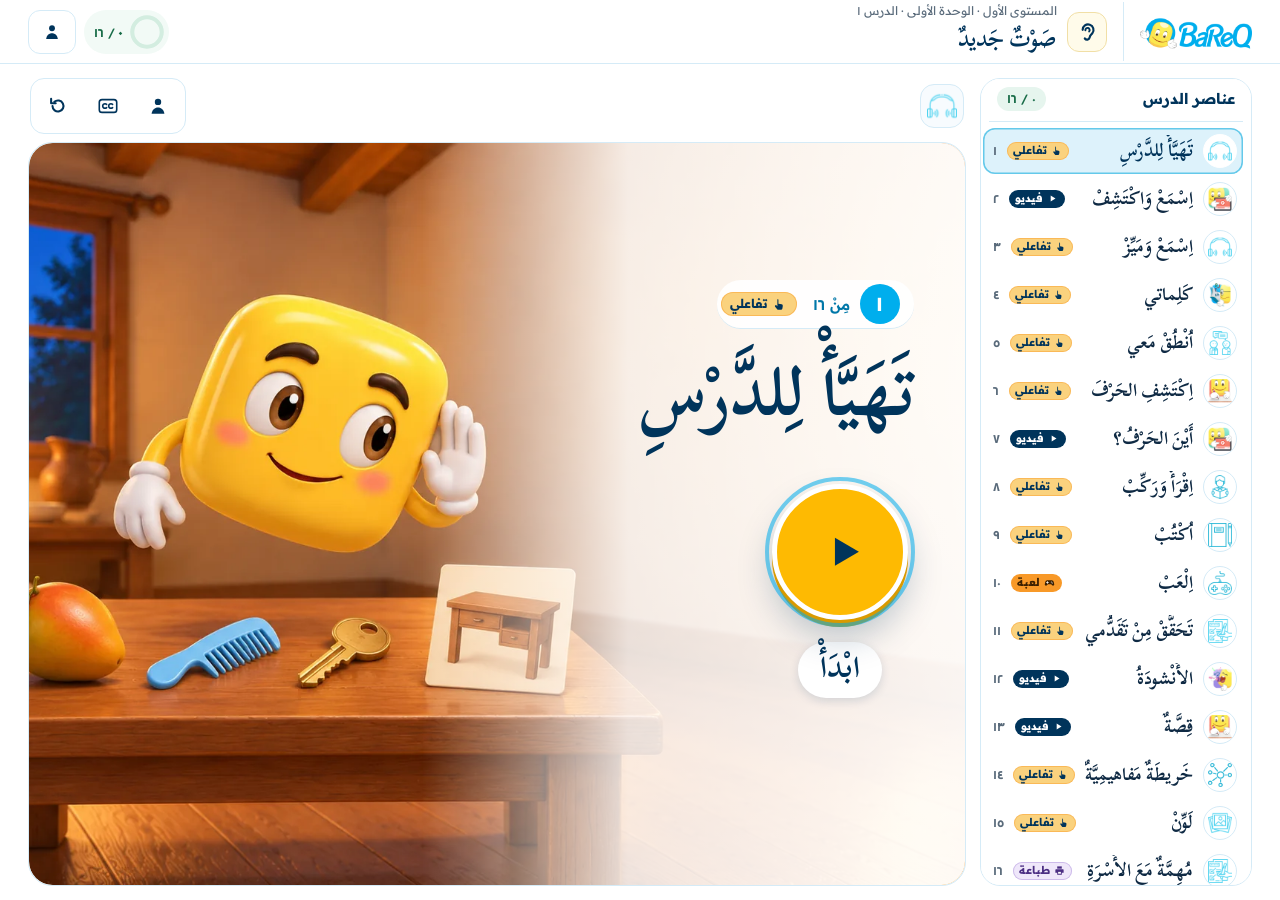
<file: index.html>
<!doctype html>
<html lang="ar" dir="rtl">
<head>
<meta charset="utf-8">
<meta name="viewport" content="width=device-width, initial-scale=1, viewport-fit=cover">
<meta name="theme-color" content="#FFFFFF">
<title>بارق · صَوْتٌ جَديدٌ — v7 مسوّدة</title>
<link rel="preload" href="assets/fonts/web/ReadexPro-300-700-arabic.woff2" as="font" type="font/woff2" crossorigin>
<link rel="preload" href="assets/fonts/web/ScheherazadeNew-700-arabic.woff2" as="font" type="font/woff2" crossorigin>
<meta name="description" content="عيّنة الدرس الأول L1-01-d1 (v7 مسوّدة) على هيئة منصّة بارق — 16 عنصراً بهيكل الفريق العلمي، وخطة الدرس ودليل المعلّم ودليل الإتقان">
<link rel="stylesheet" href="css/fonts.css">
<link rel="stylesheet" href="css/tokens.css">
<link rel="stylesheet" href="css/shell.css">
<link rel="stylesheet" href="css/app.css">
<link rel="stylesheet" href="css/plan.css">
<link rel="stylesheet" href="css/v7.css">
</head>
<body>
<div dir="rtl" lang="ar" class="page-root">
<a class="skip" href="#content">تخطَّ إلى النشاط</a>

<header class="hdr" role="banner">
  <div class="hdr-in">
    <a class="hdr-logo" href="#" id="homeLink" aria-label="بارق — الدرس"><img src="assets/logo/bareq-logo-owner.png" alt="شعار بارق" width="150" height="48"></a>
    <div class="hdr-lesson">
      <span class="hdr-badge is-ear" aria-hidden="true"></span>
      <div class="hdr-lt">
        <p class="hdr-crumb">المستوى الأول · الوحدة الأولى · الدرس ١</p>
        <h1 id="lesson-title" class="hdr-title" data-plan="صَوْتُ المِيمِ" data-child="صَوْتُ «م»" data-neutral="صَوْتٌ جَديدٌ">صَوْتٌ جَديدٌ</h1>
      </div>
    </div>
    <div class="hdr-tools">
      <div class="hdr-progress" id="progress" role="img" aria-label="العناصر المنجزة">
        <svg viewBox="0 0 44 44" aria-hidden="true"><circle class="trk" cx="22" cy="22" r="18"/><circle class="val" cx="22" cy="22" r="18"/></svg>
        <span class="hdr-progress-t"><b>٠</b><small>/ ١٦</small></span>
      </div>
      <button type="button" class="hdr-btn hdr-menu-btn" id="menuBtn" aria-expanded="false" aria-controls="lessonMenu"><svg viewBox="0 0 48 48" aria-hidden="true"><rect x="7" y="8" width="13" height="13" rx="3.5"/><rect x="28" y="8" width="13" height="13" rx="3.5"/><rect x="7" y="27" width="13" height="13" rx="3.5"/><rect x="28" y="27" width="13" height="13" rx="3.5"/></svg><span>العناصر</span></button>
      <div class="hdr-adult">
        <button type="button" class="hdr-btn hdr-tool-ic" id="adultBtn" aria-label="للمعلّم" title="للمعلّم" aria-expanded="false" aria-controls="adultMenu" aria-haspopup="true"><svg viewBox="0 0 48 48" aria-hidden="true"><circle cx="24" cy="15" r="7"/><path d="M10 41c1-9 7-14 14-14s13 5 14 14z"/></svg><span>للمعلّم</span></button>
        <div class="hdr-pop" id="adultMenu" hidden role="group" aria-label="أدوات المعلّم">
          <fieldset class="seg" id="ageSeg">
            <legend>عمر الطفل</legend>
            <label><input type="radio" name="age" value="4-6"><span>٤–٦</span></label>
            <label><input type="radio" name="age" value="7-9"><span>٧–٩</span></label>
            <label><input type="radio" name="age" value="10-12"><span>١٠–١٢</span></label>
          </fieldset>
          <a class="hdr-pop-link" id="masteryBtn" href="#mastery"><svg viewBox="0 0 24 24" aria-hidden="true"><path d="M5 4h14v16H5z M8.5 9l1.6 1.6L13 7.7 M8.5 15l1.6 1.6L13 13.7 M15 9h2 M15 15h2"/></svg><span>دليل الإتقان ودور الأسرة<small>مهارات الطفل التسع — للمعلّم ولوليّ الأمر</small></span></a>
          <a class="hdr-pop-link" id="planBtn" href="#plan"><svg viewBox="0 0 24 24" aria-hidden="true"><path d="M6 3h9l4 4v14H6z M14 3v5h5 M9 12h7 M9 16h7"/></svg><span>خطة الدرس ودليل المعلّم<small>صفحة مستقلّة للمعلّم</small></span></a>
          <button type="button" class="hdr-pop-link is-quiet" id="resetBtn"><svg viewBox="0 0 48 48" aria-hidden="true"><path d="M12 24a12 12 0 1 0 4-9"/><path d="M9 8v10h10"/></svg><span>بدء من جديد<small>يمسح التقدّم ودليل الإتقان على هذا الجهاز</small></span></button>
          <p class="hdr-pop-note"><b>النسخة v7 — مسوّدة للمراجعة</b> · L1-01-d1 · ١٦ عنصراً بهيكل الفريق العلمي على شكل النسخة الأولى؛ ما لم يُنتَج بعد يظهر «قيد الإنتاج».</p>
        </div>
      </div>
    </div>
  </div>
</header>

<main class="lesson" id="lessonView">
  <div class="lesson-grid">
    <div class="menu-scrim" id="menuScrim" hidden></div>
    <nav class="menu" id="lessonMenu" aria-label="عناصر الدرس">
      <div class="menu-head"><span>عناصر الدرس</span><span class="menu-count" id="menuCount">٠ / ١٦</span><button type="button" class="menu-x" id="menuClose" aria-label="إغلاق"><svg viewBox="0 0 48 48" aria-hidden="true"><path d="M14 14l20 20M34 14 14 34"/></svg></button></div>
      <ul id="menu" class="menu-list"></ul>
    </nav>
    <section id="content" class="content" aria-label="النشاط المفتوح" tabindex="-1"></section>
  </div>
</main>

<article id="plan" class="lp plan-view" aria-label="خطة الدرس" hidden></article>
<article id="mastery" class="lp plan-view ms-view" aria-label="دليل الإتقان" hidden></article>

<footer class="footer">
  <div class="ft-in">
    <span class="ft-logo"><img src="assets/logo/bareq-logo-owner.png" alt="بارق" width="96" height="31"></span>
    <p>منصّة بارق لتعليم القراءة والكتابة بالعربية للأطفال · الحقوق محفوظة © ٢٠٢٦</p>
    <p class="status">عيّنة L1-01-d1 · <b>v7 مسوّدة</b> · draft_unapproved · نسخة موازية للمراجعة وليست المنصّة الحيّة</p>
  </div>
</footer>
</div>
<script src="js/data.js"></script>
<script src="js/core.js"></script>
<script src="js/mastery.js"></script>
<script src="js/godot.js"></script>
<script src="js/video.js"></script>
<script src="js/video7.js"></script>
<script src="js/plan7.js"></script>
<script src="js/kit.js"></script>
<!-- v7: ملفّات العناصر js/el7/<ID>.js تُحمَّل كسولاً عند فتح العنصر (BQ.ensureDef) -->
</body>
</html>
</file>
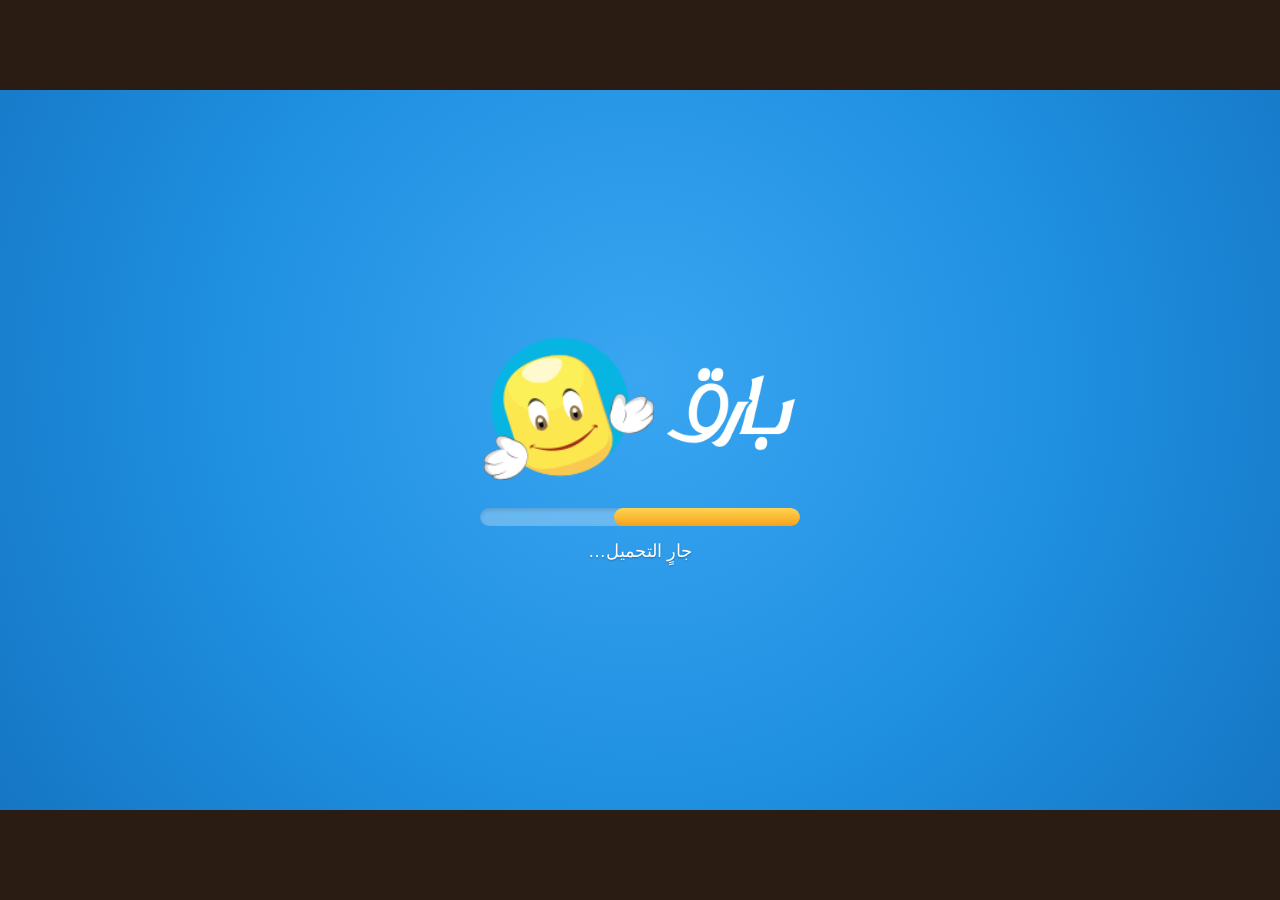
<file: games/g7/index.html>
<!DOCTYPE html>
<html lang="ar" dir="rtl">
<head>
<meta charset="utf-8">
<meta name="viewport" content="width=device-width, initial-scale=1, maximum-scale=1, user-scalable=no">
<title>بارق · اِلْعَبْ</title>
<style>
html, body, #canvas { margin:0; padding:0; border:0; }
html, body { width:100%; height:100%; overflow:hidden; background:#2a1c12; touch-action:none; }
body { display:flex; align-items:center; justify-content:center; }
/* the game fills the whole screen (the design frame is centred inside by the engine; the rest is the scene's own
   background continued) — so no black bars; the loader covers the same full screen from the first paint */
/* v5: landscape board 1920:1080 (16:9), as big as the screen allows, centred */
#canvas, #loader { width:min(100vw, calc(100vh * 1920 / 1080)); height:min(100vh, calc(100vw * 1080 / 1920)); }
@supports (height: 100dvh) { #canvas, #loader { width:min(100vw, calc(100dvh * 1920 / 1080)); height:min(100dvh, calc(100vw * 1080 / 1920)); } }
#canvas { display:block; }
#canvas:focus { outline:none; }
#loader { position:fixed; left:50%; top:50%; transform:translate(-50%,-50%); display:flex; flex-direction:column; align-items:center; justify-content:center;
  background:radial-gradient(circle at 50% 40%, #3aa6f2 0%, #1f8fe0 55%, #1576c4 100%); z-index:10; font-family:Tahoma, Arial, sans-serif; }
#loader .logo { display:flex; align-items:center; gap:12px; direction:ltr; }
#loader .bq { width:min(34vw,170px); animation:hop 1.1s ease-in-out infinite; transform-origin:50% 100%; }
#loader .tx { width:min(26vw,130px); }
#loader .bar { margin-top:28px; width:min(62vw,320px); height:18px; border-radius:12px; background:rgba(255,255,255,.28);
  box-shadow:inset 0 2px 4px rgba(0,0,0,.15); overflow:hidden; }
#loader .fill { height:100%; width:6%; border-radius:12px; background:linear-gradient(#ffd452,#f7a21b); transition:width .2s; }
#loader .msg { margin-top:14px; color:#fff; font-size:18px; text-shadow:0 1px 2px rgba(0,0,0,.25); }
#loader .err { display:none; margin-top:16px; width:min(84vw,360px); background:#fff7e6; color:#5a2a00; border-radius:18px; padding:16px 16px 12px; text-align:center;
  box-shadow:0 8px 24px rgba(0,30,60,.25); font-family:Tahoma, Arial, sans-serif; }
#loader .err p { margin:0 0 12px; font-size:17px; line-height:1.5; }
#loader .err button { display:block; width:100%; min-height:56px; border:0; border-radius:999px; background:#ffd452; color:#00345b; font:700 20px/1.2 Tahoma, Arial, sans-serif;
  box-shadow:0 4px 0 #e0a100; cursor:pointer; touch-action:manipulation; }
#loader .err button:focus-visible { outline:3px solid #00345b; outline-offset:3px; }
#loader .err code { display:block; margin-top:10px; direction:ltr; text-align:left; font:11px/1.35 ui-monospace, Menlo, Consolas, monospace; color:#7a5a3a;
  word-break:break-word; max-height:6.8em; overflow:hidden; opacity:.85; }
#loader.is-err .bq { animation:none; } #loader.is-err .bar { display:none; }
@keyframes hop { 0%,100%{transform:translateY(0) scale(1,1)} 40%{transform:translateY(-16px) scale(.97,1.04)} 55%{transform:translateY(0) scale(1.05,.95)} }
</style>
<link id="-gd-engine-icon" rel="icon" type="image/png" href="index.icon.png" />
<link rel="apple-touch-icon" href="index.apple-touch-icon.png"/>

</head>
<body>
<canvas id="canvas">HTML5 canvas appears to be unsupported in the current browser.</canvas>
<div id="loader">
  <div class="logo"><img class="bq" src="[data-uri]" alt=""><img class="tx" src="[data-uri]" alt=""></div>
  <div class="bar"><div class="fill" id="fill"></div></div>
  <div class="msg" id="msg">جارٍ التحميل…</div>
  <div class="err" id="err"></div>
</div>
<script>
/* بارق: معاملات المحطّة تصل بعد # (أثبت في بيئة النشر) فتُنقل إلى ?station=… قبل بدء المحرّك */
(function () { try { var h = location.hash.slice(1); if (h && /station=/.test(h) && !location.search) history.replaceState(null, '', location.pathname + '?' + h); } catch (e) {} })();
</script>
<script>
/* بارق: ملفّا البيانات يُنشران بامتداد .wasm (index.pck.wasm · index.gz.wasm) لأن منصّة النشر لا تقبل .pck/.gz — إعادة توجيه الأسماء */
(function () {
  if (!window.fetch) return;
  var f0 = window.fetch.bind(window);
  var map = { 'index.pck': 'index.pck.wasm', 'index.wasm.gz': 'index.gz.wasm' };
  window.fetch = function (input, init) {
    var url = typeof input === 'string' ? input : (input && input.url) || String(input);
    var clean = url.split('?')[0].split('#')[0], name = clean.split('/').pop();
    if (map[name]) return f0(clean.slice(0, clean.length - name.length) + map[name], init);
    return f0(input, init);
  };
})();
</script>
<script>
/* the activity keeps the exact frame (v5: 1920x1080): canvas box = CSS above, backing store = box x devicePixelRatio,
   capped at 2 (phones report 3: a 3x backing store costs ~2.3x the GPU memory for no visible gain at this art size — iOS) */
(function () {
  var cv = document.getElementById('canvas');
  function fit() {
    var r = cv.getBoundingClientRect(), dpr = Math.min(window.devicePixelRatio || 1, 2);
    cv.width = Math.round(r.width * dpr); cv.height = Math.round(r.height * dpr);
  }
  fit(); window.addEventListener('resize', fit);
})();
</script>
<script>
/* ---- one failure path for everything (v0-12, iOS/iPadOS) ----
   bareqFail(err) shows a short message + a big «العودة إلى الدرس» button + a small LTR technical line, tells the lesson
   page {bq:'error', fatal:true} (it switches to the HTML version by itself) and remembers the failure for this browser
   session (sessionStorage «bq-godot-fail», read by the page's BQ.ui.godotOK()) so the other elements go straight to HTML.
   Sources: Engine.getMissingFeatures · startGame rejection · uncaught errors / rejections before start (e.g. a failed
   WebAssembly.instantiateStreaming, which Godot's loader does not catch) · a wasm trap/abort after start (OOM …) ·
   WebGL context loss (Godot only alert()s) · a non-zero engine exit. */
(function () {
  var started = false, failed = false;
  window.bareqStarted = function () { started = true; };
  function q(k) { try { return new URLSearchParams(location.search || location.hash.slice(1)).get(k) || ''; } catch (e) { return ''; } }
  var EL = { E10: 'E10' };
  function detail(err) {
    var m = !err ? 'unknown' : (err.name && err.message ? err.name + ': ' + err.message : String(err.message || err));
    m = String(m).split('\n')[0].slice(0, 160);
    var ua = navigator.userAgent, os = (ua.match(/(iPad|iPhone|Android|Mac OS X|Windows NT|Linux)[^;)]*/) || [''])[0];
    var v = (ua.match(/(Version|CriOS|Chrome|Firefox|FxiOS|EdgiOS)\/[\d.]+/) || [''])[0];
    var mem = '';
    try { if (window.__bqMem) mem = ' · heap ' + Math.round(window.__bqMem.buffer.byteLength / 1048576) + 'MB'; } catch (e) {}
    return m + ' · ' + os.replace(/(\d)_(\d)/g, '$1.$2') + ' ' + v + mem + (navigator.maxTouchPoints > 1 ? ' · touch' : '');
  }
  window.bareqFail = function (err, why) {
    if (failed) return; failed = true;
    try { console.error('[bq] game failed:', why || '', err); } catch (e) {}
    var d = detail(err);
    var embedded = window.parent && window.parent !== window;
    try { sessionStorage.setItem('bq-godot-fail', JSON.stringify({ t: Date.now(), why: why || 'error', d: d })); } catch (e) {}
    try { if (embedded) window.parent.postMessage({ bq: 'error', fatal: true, why: why || 'error', message: d, station: q('station') }, '*'); } catch (e) {}
    var loader = document.getElementById('loader');
    if (!loader) {        // the loader is gone (the game had started): bring it back as the error screen
      loader = document.createElement('div'); loader.id = 'loader';
      loader.innerHTML = '<div class="msg" id="msg"></div><div class="err" id="err"></div>'; document.body.appendChild(loader);
    }
    loader.style.opacity = '1'; loader.classList.add('is-err');
    var msg = document.getElementById('msg'); if (msg) msg.style.display = 'none';
    var box = document.getElementById('err');
    box.innerHTML = '';
    var p = document.createElement('p'); p.textContent = 'تعذّر تشغيل اللعبة على هذا الجهاز. النسخة الخفيفة من النشاط تعمل في الدرس.';
    var b = document.createElement('button'); b.type = 'button'; b.textContent = 'العودة إلى الدرس';
    b.onclick = function () {
      if (embedded) { try { window.parent.postMessage({ bq: 'error', fatal: true, why: 'back', station: q('station') }, '*'); } catch (e) {} return; }
      location.href = '../../index.html' + (EL[q('station')] ? '#' + EL[q('station')] : '');
    };
    var c = document.createElement('code'); c.textContent = d;
    box.appendChild(p); box.appendChild(b); box.appendChild(c); box.style.display = 'block';
    try { b.focus(); } catch (e) {}
  };
  function fatal(e) {
    var m = String(e && (e.message || e) || '');
    return !started || /RuntimeError|Aborted|out of memory|Out of bounds|unreachable|memory access/i.test(m) || (e && e.name === 'RuntimeError');
  }
  window.addEventListener('error', function (ev) { var e = ev.error || ev.message; if (fatal(e)) window.bareqFail(e, 'error'); });
  window.addEventListener('unhandledrejection', function (ev) { if (fatal(ev.reason)) window.bareqFail(ev.reason, 'rejection'); });
  var al = window.alert;   // Godot reports a lost WebGL context with alert() — on iOS that is memory pressure: no dead modal, the error screen
  window.alert = function (m) { if (/WebGL context lost/i.test(String(m))) { window.bareqFail(new Error('WebGL context lost'), 'webgl-lost'); return; } return al.apply(window, arguments); };
  /* the engine memory, for the technical line (and the tests) */
  ['instantiateStreaming', 'instantiate'].forEach(function (k) {
    var f = window.WebAssembly && WebAssembly[k]; if (!f) return;
    WebAssembly[k] = function () {
      return f.apply(this, arguments).then(function (r) {
        try { var x = (r.instance || r).exports; for (var n in x) if (x[n] instanceof WebAssembly.Memory) window.__bqMem = x[n]; } catch (e) {}
        return r;
      });
    };
  });
})();
</script>
<script>
/* ---- faster ONLINE loading (v0-12: streaming, WebKit-safe) ----
   1) the Godot engine (index.wasm, ~40 MB) is published compressed (index.gz.wasm, ~10 MB) and unpacked in the browser
      with DecompressionStream as a STREAM — no 40 MB ArrayBuffer copies in JS (v0-11 held 2–3 copies at once: iOS memory).
   2) the unpacked stream is written straight into the Cache API under ONE shared key and the engine is then served from
      that cache entry, so every other Bareq activity on the same site starts without downloading the engine again.
   No DecompressionStream / no streams / no Cache → the plain gz-less path (index.wasm) or a stream without cache.
   GitHub Pages also gzips *.wasm on the wire by itself (Content-Encoding: gzip), so index.gz.wasm costs ~10 MB once. */
window.bareqOnline = function () {
  window.BAREQ_ONLINE = true;   // the plain gz shim further down stands aside: this wrapper handles index.wasm itself (gz + cache)
  var WASM_SIZE = 39514754;
  var KEY = location.origin + '/__bareq_engine__/godot-4.7.2-' + WASM_SIZE + '.wasm';
  var nativeFetch = window.fetch.bind(window);
  var canStream = typeof DecompressionStream === 'function' && typeof ReadableStream === 'function' && !!ReadableStream.prototype.pipeThrough;
  function nameOf(u) { return String(u).split('/').pop().split('?')[0].split('#')[0]; }
  function headers() { return { 'Content-Type': 'application/wasm', 'Content-Length': String(WASM_SIZE) }; }
  window.bareqProgress = window.bareqProgress || function () {};
  function gz(url) {
    // compressed engine → decompressed stream Response (download progress = compressed bytes)
    return nativeFetch(url + '.gz').then(function (r) {
      if (!r.ok || !r.body) throw new Error('gz ' + r.status);
      var total = +r.headers.get('Content-Length') || 10100000, got = 0, rd = r.body.getReader();
      var counted = new ReadableStream({ pull: function (ctl) {
        return rd.read().then(function (x) {
          if (x.done) { ctl.close(); return; }
          got += x.value.length; window.bareqProgress('dl', Math.min(1, got / total));
          ctl.enqueue(x.value);
        });
      } });
      return new Response(counted.pipeThrough(new DecompressionStream('gzip')), { status: 200, headers: headers() });
    });
  }
  function plain(url) { return nativeFetch(url); }
  function engine(url) {
    if (!canStream) return plain(url);
    var open = window.caches && window.isSecureContext !== false ? caches.open('bareq-engine').catch(function () { return null; }) : Promise.resolve(null);
    return open.then(function (c) {
      if (!c) return gz(url).catch(function () { return plain(url); });
      return c.match(KEY).catch(function () { return null; }).then(function (hit) {
        if (hit) { window.bareqProgress('dl', 1); return hit; }
        return gz(url).then(function (resp) {
          // stream → cache (no JS copy), then serve the cached entry; a cache failure (quota, private mode) → stream again
          return c.put(KEY, resp).then(function () { return c.match(KEY); }).then(function (r) {
            if (!r) throw new Error('cache miss after put');
            return r;
          }).catch(function () { try { c.delete(KEY); } catch (e) {} return gz(url); });
        }, function () { return plain(url); });
      });
    });
  }
  window.fetch = function (input, init) {
    var url = typeof input === 'string' ? input : (input && input.url) || String(input);
    if (nameOf(url) === 'index.wasm') return engine(url);
    return nativeFetch(input, init);
  };
};
</script>
<script>
/* ---- works when opened directly from disk (file://) or from a local app asset folder:
   the engine files are embedded in index.embed.js and served to the engine from memory ---- */
window.BAREQ_EMBED = window.BAREQ_EMBED || {};
window.BAREQ_EMBED_TXT = window.BAREQ_EMBED_TXT || {};
(function () {
  var local = location.protocol === 'file:' || location.protocol === 'content:';
  window.BAREQ_LOCAL = local;
  if (!local) { if (window.fetch && window.bareqOnline) window.bareqOnline(); return; }
  document.write('<script src="index.embed.js"><\/script>');
  var nativeFetch = window.fetch ? window.fetch.bind(window) : null;
  function b64(s) { var bin = atob(s), n = bin.length, u = new Uint8Array(n); for (var i = 0; i < n; i++) u[i] = bin.charCodeAt(i); return u; }
  function nameOf(u) { return String(u).split('/').pop().split('?')[0].split('#')[0]; }
  window.fetch = function (input, init) {
    var url = typeof input === 'string' ? input : (input && input.url) || String(input);
    var n = nameOf(url), e = window.BAREQ_EMBED[n];
    if (e !== undefined) {
      if (typeof e === 'string') { e = b64(e); window.BAREQ_EMBED[n] = e; }
      var type = n.slice(-5) === '.wasm' ? 'application/wasm' : 'application/octet-stream';
      return Promise.resolve(new Response(e, { status: 200, headers: { 'Content-Type': type, 'Content-Length': String(e.length) } }));
    }
    return nativeFetch(input, init);
  };
  if (window.AudioWorklet && AudioWorklet.prototype.addModule) {
    var add = AudioWorklet.prototype.addModule;
    AudioWorklet.prototype.addModule = function (url, opts) {
      var src = window.BAREQ_EMBED_TXT[nameOf(url)];
      if (src) url = 'data:text/javascript;base64,' + btoa(unescape(encodeURIComponent(src)));
      return add.call(this, url, opts);
    };
  }
})();
</script>
<script>
/* بارق: احتياط فقط حين لا يعمل bareqOnline (أعلاه) — يفكّ index.wasm.gz دفقاً بلا ذاكرة مؤقّتة. */
(function () {
  if (window.BAREQ_LOCAL || window.BAREQ_ONLINE || !window.fetch || typeof DecompressionStream !== 'function') return;
  var f = window.fetch.bind(window);
  window.fetch = function (input, init) {
    var url = typeof input === 'string' ? input : (input && input.url) || String(input);
    if (/index\.wasm(\?|#|$)/.test(url)) {
      return f(url.replace('index.wasm', 'index.wasm.gz'), init).then(function (r) {
        if (!r.ok || !r.body) return f(input, init);
        return new Response(r.body.pipeThrough(new DecompressionStream('gzip')), { status: 200, headers: { 'Content-Type': 'application/wasm' } });
      });
    }
    return f(input, init);
  };
})();
</script>
<script src="index.js"></script>
<script>
const GODOT_CONFIG = {"args":[],"canvasResizePolicy":0,"emscriptenPoolSize":8,"ensureCrossOriginIsolationHeaders":false,"executable":"index","experimentalVK":false,"fileSizes":{"index.pck":2791632,"index.wasm":39514754},"focusCanvas":true,"gdextensionLibs":[],"godotPoolSize":4};
const GODOT_THREADS_ENABLED = false;
(function () {
  var fill = document.getElementById('fill'), shown = 0.04, dl = 0, gd = 0, sent = 0;
  var embedded = window.parent && window.parent !== window;
  function paint() {
    var f = Math.max(shown, 0.55 * dl + 0.45 * gd);   // one monotonic bar: engine download, then what Godot reads
    if (f <= shown && shown > 0.04) return; shown = f;
    if (fill) fill.style.width = Math.max(6, Math.round(f * 100)) + '%';
    if (embedded && f - sent >= 0.05) { sent = f; try { window.parent.postMessage({ bq: 'progress', p: Math.round(f * 100) / 100 }, '*'); } catch (e) {} }
  }
  window.bareqProgress = function (k, f) { if (k === 'dl') dl = f; paint(); };
  // can this frame play sound before a touch inside it? (iOS: no — the game then repeats a missed line at the first touch)
  try { var AC = window.AudioContext || window.webkitAudioContext; if (AC) { var ac = new AC(); window.__bqAudio = ac.state; if (ac.close) ac.close(); } } catch (e) { window.__bqAudio = 'error'; }
  var missing = Engine.getMissingFeatures({ threads: GODOT_THREADS_ENABLED });
  if (missing.length !== 0) { window.bareqFail(new Error('missing: ' + missing.join(' / ')), 'features'); return; }
  var cfg = {}; for (var k in GODOT_CONFIG) cfg[k] = GODOT_CONFIG[k];
  cfg.onExit = function (code) { if (code) window.bareqFail(new Error('engine exit ' + code), 'exit'); };
  var engine = new Engine(cfg);
  engine.startGame({
    onProgress: function (cur, total) { if (cur > 0 && total > 0) { gd = cur / total; paint(); } }
  }).then(function () {
    window.bareqStarted();
    if (fill) fill.style.width = '100%';
    var loader = document.getElementById('loader');
    if (!loader || loader.classList.contains('is-err')) return;
    loader.style.transition = 'opacity .35s'; loader.style.opacity = '0';
    setTimeout(function () { if (!loader.classList.contains('is-err')) loader.remove(); }, 380);
  }, function (err) { window.bareqFail(err, 'start'); });
})();
</script>
</body>
</html>
</file>
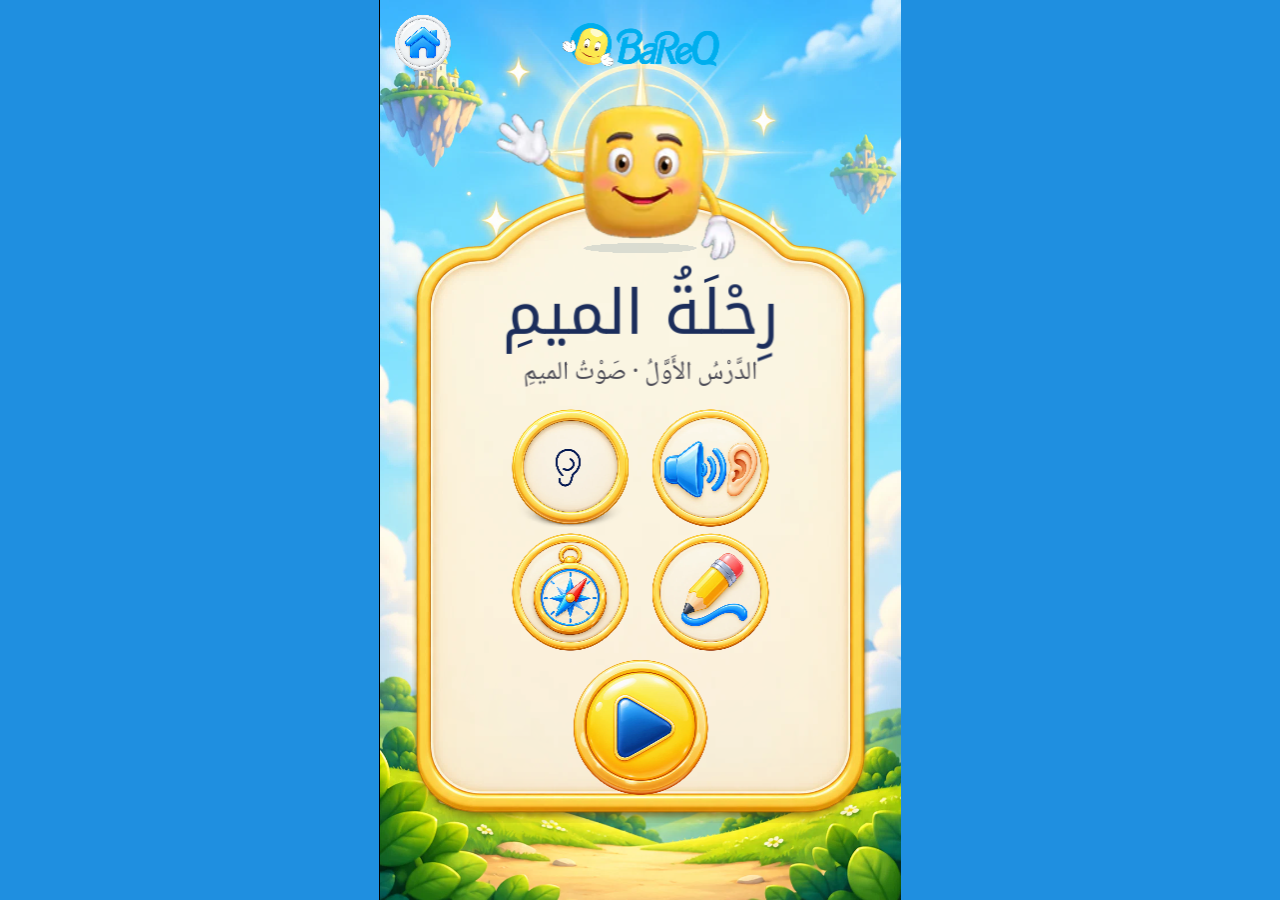
<file: games/meem/index.html>
<!DOCTYPE html>
<html lang="ar" dir="rtl">
<head>
<meta charset="utf-8">
<meta name="viewport" content="width=device-width, initial-scale=1, maximum-scale=1, user-scalable=no">
<title>بارق · رحلة الميم</title>
<style>
html, body, #canvas { margin:0; padding:0; border:0; }
html, body { width:100%; height:100%; overflow:hidden; background:#1f8fe0; touch-action:none; }
body { display:flex; align-items:center; justify-content:center; }
/* the game fills the whole screen (the design frame is centred inside by the engine; the rest is the scene's own
   background continued) — so no black bars; the loader covers the same full screen from the first paint */
/* mobile portrait frame: always the PSD ratio 927:1596, as big as the screen allows, centred */
#canvas, #loader { width:min(100vw, calc(100vh * 927 / 1596)); height:min(100vh, calc(100vw * 1596 / 927)); }
@supports (height: 100dvh) { #canvas, #loader { width:min(100vw, calc(100dvh * 927 / 1596)); height:min(100dvh, calc(100vw * 1596 / 927)); } }
#canvas { display:block; }
#canvas:focus { outline:none; }
#loader { position:fixed; left:50%; top:50%; transform:translate(-50%,-50%); display:flex; flex-direction:column; align-items:center; justify-content:center;
  background:radial-gradient(circle at 50% 40%, #3aa6f2 0%, #1f8fe0 55%, #1576c4 100%); z-index:10; font-family:Tahoma, Arial, sans-serif; }
#loader .logo { display:flex; align-items:center; gap:12px; direction:ltr; }
#loader .bq { width:min(34vw,170px); animation:hop 1.1s ease-in-out infinite; transform-origin:50% 100%; }
#loader .tx { width:min(26vw,130px); }
#loader .bar { margin-top:28px; width:min(62vw,320px); height:18px; border-radius:12px; background:rgba(255,255,255,.28);
  box-shadow:inset 0 2px 4px rgba(0,0,0,.15); overflow:hidden; }
#loader .fill { height:100%; width:6%; border-radius:12px; background:linear-gradient(#ffd452,#f7a21b); transition:width .2s; }
#loader .msg { margin-top:14px; color:#fff; font-size:18px; text-shadow:0 1px 2px rgba(0,0,0,.25); }
#loader .err { display:none; margin-top:16px; width:min(84vw,360px); background:#fff7e6; color:#5a2a00; border-radius:18px; padding:16px 16px 12px; text-align:center;
  box-shadow:0 8px 24px rgba(0,30,60,.25); font-family:Tahoma, Arial, sans-serif; }
#loader .err p { margin:0 0 12px; font-size:17px; line-height:1.5; }
#loader .err button { display:block; width:100%; min-height:56px; border:0; border-radius:999px; background:#ffd452; color:#00345b; font:700 20px/1.2 Tahoma, Arial, sans-serif;
  box-shadow:0 4px 0 #e0a100; cursor:pointer; touch-action:manipulation; }
#loader .err button:focus-visible { outline:3px solid #00345b; outline-offset:3px; }
#loader .err code { display:block; margin-top:10px; direction:ltr; text-align:left; font:11px/1.35 ui-monospace, Menlo, Consolas, monospace; color:#7a5a3a;
  word-break:break-word; max-height:6.8em; overflow:hidden; opacity:.85; }
#loader.is-err .bq { animation:none; } #loader.is-err .bar { display:none; }
@keyframes hop { 0%,100%{transform:translateY(0) scale(1,1)} 40%{transform:translateY(-16px) scale(.97,1.04)} 55%{transform:translateY(0) scale(1.05,.95)} }
</style>
<link id="-gd-engine-icon" rel="icon" type="image/png" href="index.icon.png" />
<link rel="apple-touch-icon" href="index.apple-touch-icon.png"/>

</head>
<body>
<canvas id="canvas">HTML5 canvas appears to be unsupported in the current browser.</canvas>
<div id="loader">
  <div class="logo"><img class="bq" src="[data-uri]" alt=""><img class="tx" src="[data-uri]" alt=""></div>
  <div class="bar"><div class="fill" id="fill"></div></div>
  <div class="msg" id="msg">جارٍ التحميل…</div>
  <div class="err" id="err"></div>
</div>
<script>
/* بارق: معاملات المحطّة تصل بعد # (أثبت في بيئة النشر) فتُنقل إلى ?station=… قبل بدء المحرّك */
(function () { try { var h = location.hash.slice(1); if (h && /station=/.test(h) && !location.search) history.replaceState(null, '', location.pathname + '?' + h); } catch (e) {} })();
</script>
<script>
/* بارق: ملفّا البيانات يُنشران بامتداد .wasm (index.pck.wasm · index.gz.wasm) لأن منصّة النشر لا تقبل .pck/.gz — إعادة توجيه الأسماء */
(function () {
  if (!window.fetch) return;
  var f0 = window.fetch.bind(window);
  var map = { 'index.pck': 'index.pck.wasm', 'index.wasm.gz': 'index.gz.wasm' };
  window.fetch = function (input, init) {
    var url = typeof input === 'string' ? input : (input && input.url) || String(input);
    var clean = url.split('?')[0].split('#')[0], name = clean.split('/').pop();
    if (map[name]) return f0(clean.slice(0, clean.length - name.length) + map[name], init);
    return f0(input, init);
  };
})();
</script>
<script>
/* the activity keeps the exact PSD frame (927x1596): canvas box = CSS above, backing store = box x devicePixelRatio,
   capped at 2 (phones report 3: a 3x backing store costs ~2.3x the GPU memory for no visible gain at this art size — iOS) */
(function () {
  var cv = document.getElementById('canvas');
  function fit() {
    var r = cv.getBoundingClientRect(), dpr = Math.min(window.devicePixelRatio || 1, 2);
    cv.width = Math.round(r.width * dpr); cv.height = Math.round(r.height * dpr);
  }
  fit(); window.addEventListener('resize', fit);
})();
</script>
<script>
/* ---- one failure path for everything (v0-12, iOS/iPadOS) ----
   bareqFail(err) shows a short message + a big «العودة إلى الدرس» button + a small LTR technical line, tells the lesson
   page {bq:'error', fatal:true} (it switches to the HTML version by itself) and remembers the failure for this browser
   session (sessionStorage «bq-godot-fail», read by the page's BQ.ui.godotOK()) so the other elements go straight to HTML.
   Sources: Engine.getMissingFeatures · startGame rejection · uncaught errors / rejections before start (e.g. a failed
   WebAssembly.instantiateStreaming, which Godot's loader does not catch) · a wasm trap/abort after start (OOM …) ·
   WebGL context loss (Godot only alert()s) · a non-zero engine exit. */
(function () {
  var started = false, failed = false;
  window.bareqStarted = function () { started = true; };
  function q(k) { try { return new URLSearchParams(location.search || location.hash.slice(1)).get(k) || ''; } catch (e) { return ''; } }
  var EL = { recall: 'EL01', listen: 'EL13', write: 'EL12', compass: 'EL15', play: 'EL14', journey: 'EL14' };
  function detail(err) {
    var m = !err ? 'unknown' : (err.name && err.message ? err.name + ': ' + err.message : String(err.message || err));
    m = String(m).split('\n')[0].slice(0, 160);
    var ua = navigator.userAgent, os = (ua.match(/(iPad|iPhone|Android|Mac OS X|Windows NT|Linux)[^;)]*/) || [''])[0];
    var v = (ua.match(/(Version|CriOS|Chrome|Firefox|FxiOS|EdgiOS)\/[\d.]+/) || [''])[0];
    var mem = '';
    try { if (window.__bqMem) mem = ' · heap ' + Math.round(window.__bqMem.buffer.byteLength / 1048576) + 'MB'; } catch (e) {}
    return m + ' · ' + os.replace(/(\d)_(\d)/g, '$1.$2') + ' ' + v + mem + (navigator.maxTouchPoints > 1 ? ' · touch' : '');
  }
  window.bareqFail = function (err, why) {
    if (failed) return; failed = true;
    try { console.error('[bq] game failed:', why || '', err); } catch (e) {}
    var d = detail(err);
    var embedded = window.parent && window.parent !== window;
    try { sessionStorage.setItem('bq-godot-fail', JSON.stringify({ t: Date.now(), why: why || 'error', d: d })); } catch (e) {}
    try { if (embedded) window.parent.postMessage({ bq: 'error', fatal: true, why: why || 'error', message: d, station: q('station') }, '*'); } catch (e) {}
    var loader = document.getElementById('loader');
    if (!loader) {        // the loader is gone (the game had started): bring it back as the error screen
      loader = document.createElement('div'); loader.id = 'loader';
      loader.innerHTML = '<div class="msg" id="msg"></div><div class="err" id="err"></div>'; document.body.appendChild(loader);
    }
    loader.style.opacity = '1'; loader.classList.add('is-err');
    var msg = document.getElementById('msg'); if (msg) msg.style.display = 'none';
    var box = document.getElementById('err');
    box.innerHTML = '';
    var p = document.createElement('p'); p.textContent = 'تعذّر تشغيل اللعبة على هذا الجهاز. النسخة الخفيفة من النشاط تعمل في الدرس.';
    var b = document.createElement('button'); b.type = 'button'; b.textContent = 'العودة إلى الدرس';
    b.onclick = function () {
      if (embedded) { try { window.parent.postMessage({ bq: 'error', fatal: true, why: 'back', station: q('station') }, '*'); } catch (e) {} return; }
      location.href = '../../index.html' + (EL[q('station')] ? '#' + EL[q('station')] : '');
    };
    var c = document.createElement('code'); c.textContent = d;
    box.appendChild(p); box.appendChild(b); box.appendChild(c); box.style.display = 'block';
    try { b.focus(); } catch (e) {}
  };
  function fatal(e) {
    var m = String(e && (e.message || e) || '');
    return !started || /RuntimeError|Aborted|out of memory|Out of bounds|unreachable|memory access/i.test(m) || (e && e.name === 'RuntimeError');
  }
  window.addEventListener('error', function (ev) { var e = ev.error || ev.message; if (fatal(e)) window.bareqFail(e, 'error'); });
  window.addEventListener('unhandledrejection', function (ev) { if (fatal(ev.reason)) window.bareqFail(ev.reason, 'rejection'); });
  var al = window.alert;   // Godot reports a lost WebGL context with alert() — on iOS that is memory pressure: no dead modal, the error screen
  window.alert = function (m) { if (/WebGL context lost/i.test(String(m))) { window.bareqFail(new Error('WebGL context lost'), 'webgl-lost'); return; } return al.apply(window, arguments); };
  /* the engine memory, for the technical line (and the tests) */
  ['instantiateStreaming', 'instantiate'].forEach(function (k) {
    var f = window.WebAssembly && WebAssembly[k]; if (!f) return;
    WebAssembly[k] = function () {
      return f.apply(this, arguments).then(function (r) {
        try { var x = (r.instance || r).exports; for (var n in x) if (x[n] instanceof WebAssembly.Memory) window.__bqMem = x[n]; } catch (e) {}
        return r;
      });
    };
  });
})();
</script>
<script>
/* ---- faster ONLINE loading (v0-12: streaming, WebKit-safe) ----
   1) the Godot engine (index.wasm, ~40 MB) is published compressed (index.gz.wasm, ~10 MB) and unpacked in the browser
      with DecompressionStream as a STREAM — no 40 MB ArrayBuffer copies in JS (v0-11 held 2–3 copies at once: iOS memory).
   2) the unpacked stream is written straight into the Cache API under ONE shared key and the engine is then served from
      that cache entry, so every other Bareq activity on the same site starts without downloading the engine again.
   No DecompressionStream / no streams / no Cache → the plain gz-less path (index.wasm) or a stream without cache.
   GitHub Pages also gzips *.wasm on the wire by itself (Content-Encoding: gzip), so index.gz.wasm costs ~10 MB once. */
window.bareqOnline = function () {
  window.BAREQ_ONLINE = true;   // the plain gz shim further down stands aside: this wrapper handles index.wasm itself (gz + cache)
  var WASM_SIZE = 39514754;
  var KEY = location.origin + '/__bareq_engine__/godot-4.7.2-' + WASM_SIZE + '.wasm';
  var nativeFetch = window.fetch.bind(window);
  var canStream = typeof DecompressionStream === 'function' && typeof ReadableStream === 'function' && !!ReadableStream.prototype.pipeThrough;
  function nameOf(u) { return String(u).split('/').pop().split('?')[0].split('#')[0]; }
  function headers() { return { 'Content-Type': 'application/wasm', 'Content-Length': String(WASM_SIZE) }; }
  window.bareqProgress = window.bareqProgress || function () {};
  function gz(url) {
    // compressed engine → decompressed stream Response (download progress = compressed bytes)
    return nativeFetch(url + '.gz').then(function (r) {
      if (!r.ok || !r.body) throw new Error('gz ' + r.status);
      var total = +r.headers.get('Content-Length') || 10100000, got = 0, rd = r.body.getReader();
      var counted = new ReadableStream({ pull: function (ctl) {
        return rd.read().then(function (x) {
          if (x.done) { ctl.close(); return; }
          got += x.value.length; window.bareqProgress('dl', Math.min(1, got / total));
          ctl.enqueue(x.value);
        });
      } });
      return new Response(counted.pipeThrough(new DecompressionStream('gzip')), { status: 200, headers: headers() });
    });
  }
  function plain(url) { return nativeFetch(url); }
  function engine(url) {
    if (!canStream) return plain(url);
    var open = window.caches && window.isSecureContext !== false ? caches.open('bareq-engine').catch(function () { return null; }) : Promise.resolve(null);
    return open.then(function (c) {
      if (!c) return gz(url).catch(function () { return plain(url); });
      return c.match(KEY).catch(function () { return null; }).then(function (hit) {
        if (hit) { window.bareqProgress('dl', 1); return hit; }
        return gz(url).then(function (resp) {
          // stream → cache (no JS copy), then serve the cached entry; a cache failure (quota, private mode) → stream again
          return c.put(KEY, resp).then(function () { return c.match(KEY); }).then(function (r) {
            if (!r) throw new Error('cache miss after put');
            return r;
          }).catch(function () { try { c.delete(KEY); } catch (e) {} return gz(url); });
        }, function () { return plain(url); });
      });
    });
  }
  window.fetch = function (input, init) {
    var url = typeof input === 'string' ? input : (input && input.url) || String(input);
    if (nameOf(url) === 'index.wasm') return engine(url);
    return nativeFetch(input, init);
  };
};
</script>
<script>
/* ---- works when opened directly from disk (file://) or from a local app asset folder:
   the engine files are embedded in index.embed.js and served to the engine from memory ---- */
window.BAREQ_EMBED = window.BAREQ_EMBED || {};
window.BAREQ_EMBED_TXT = window.BAREQ_EMBED_TXT || {};
(function () {
  var local = location.protocol === 'file:' || location.protocol === 'content:';
  window.BAREQ_LOCAL = local;
  if (!local) { if (window.fetch && window.bareqOnline) window.bareqOnline(); return; }
  document.write('<script src="index.embed.js"><\/script>');
  var nativeFetch = window.fetch ? window.fetch.bind(window) : null;
  function b64(s) { var bin = atob(s), n = bin.length, u = new Uint8Array(n); for (var i = 0; i < n; i++) u[i] = bin.charCodeAt(i); return u; }
  function nameOf(u) { return String(u).split('/').pop().split('?')[0].split('#')[0]; }
  window.fetch = function (input, init) {
    var url = typeof input === 'string' ? input : (input && input.url) || String(input);
    var n = nameOf(url), e = window.BAREQ_EMBED[n];
    if (e !== undefined) {
      if (typeof e === 'string') { e = b64(e); window.BAREQ_EMBED[n] = e; }
      var type = n.slice(-5) === '.wasm' ? 'application/wasm' : 'application/octet-stream';
      return Promise.resolve(new Response(e, { status: 200, headers: { 'Content-Type': type, 'Content-Length': String(e.length) } }));
    }
    return nativeFetch(input, init);
  };
  if (window.AudioWorklet && AudioWorklet.prototype.addModule) {
    var add = AudioWorklet.prototype.addModule;
    AudioWorklet.prototype.addModule = function (url, opts) {
      var src = window.BAREQ_EMBED_TXT[nameOf(url)];
      if (src) url = 'data:text/javascript;base64,' + btoa(unescape(encodeURIComponent(src)));
      return add.call(this, url, opts);
    };
  }
})();
</script>
<script>
/* بارق: احتياط فقط حين لا يعمل bareqOnline (أعلاه) — يفكّ index.wasm.gz دفقاً بلا ذاكرة مؤقّتة. */
(function () {
  if (window.BAREQ_LOCAL || window.BAREQ_ONLINE || !window.fetch || typeof DecompressionStream !== 'function') return;
  var f = window.fetch.bind(window);
  window.fetch = function (input, init) {
    var url = typeof input === 'string' ? input : (input && input.url) || String(input);
    if (/index\.wasm(\?|#|$)/.test(url)) {
      return f(url.replace('index.wasm', 'index.wasm.gz'), init).then(function (r) {
        if (!r.ok || !r.body) return f(input, init);
        return new Response(r.body.pipeThrough(new DecompressionStream('gzip')), { status: 200, headers: { 'Content-Type': 'application/wasm' } });
      });
    }
    return f(input, init);
  };
})();
</script>
<script src="index.js"></script>
<script>
const GODOT_CONFIG = {"args":[],"canvasResizePolicy":0,"emscriptenPoolSize":8,"ensureCrossOriginIsolationHeaders":false,"executable":"index","experimentalVK":false,"fileSizes":{"index.pck":8614372,"index.wasm":39514754},"focusCanvas":true,"gdextensionLibs":[],"godotPoolSize":4};
const GODOT_THREADS_ENABLED = false;
(function () {
  var fill = document.getElementById('fill'), shown = 0.04, dl = 0, gd = 0, sent = 0;
  var embedded = window.parent && window.parent !== window;
  function paint() {
    var f = Math.max(shown, 0.55 * dl + 0.45 * gd);   // one monotonic bar: engine download, then what Godot reads
    if (f <= shown && shown > 0.04) return; shown = f;
    if (fill) fill.style.width = Math.max(6, Math.round(f * 100)) + '%';
    if (embedded && f - sent >= 0.05) { sent = f; try { window.parent.postMessage({ bq: 'progress', p: Math.round(f * 100) / 100 }, '*'); } catch (e) {} }
  }
  window.bareqProgress = function (k, f) { if (k === 'dl') dl = f; paint(); };
  // can this frame play sound before a touch inside it? (iOS: no — the game then repeats a missed line at the first touch)
  try { var AC = window.AudioContext || window.webkitAudioContext; if (AC) { var ac = new AC(); window.__bqAudio = ac.state; if (ac.close) ac.close(); } } catch (e) { window.__bqAudio = 'error'; }
  var missing = Engine.getMissingFeatures({ threads: GODOT_THREADS_ENABLED });
  if (missing.length !== 0) { window.bareqFail(new Error('missing: ' + missing.join(' / ')), 'features'); return; }
  var cfg = {}; for (var k in GODOT_CONFIG) cfg[k] = GODOT_CONFIG[k];
  cfg.onExit = function (code) { if (code) window.bareqFail(new Error('engine exit ' + code), 'exit'); };
  var engine = new Engine(cfg);
  engine.startGame({
    onProgress: function (cur, total) { if (cur > 0 && total > 0) { gd = cur / total; paint(); } }
  }).then(function () {
    window.bareqStarted();
    if (fill) fill.style.width = '100%';
    var loader = document.getElementById('loader');
    if (!loader || loader.classList.contains('is-err')) return;
    loader.style.transition = 'opacity .35s'; loader.style.opacity = '0';
    setTimeout(function () { if (!loader.classList.contains('is-err')) loader.remove(); }, 380);
  }, function (err) { window.bareqFail(err, 'start'); });
})();
</script>
</body>
</html>
</file>
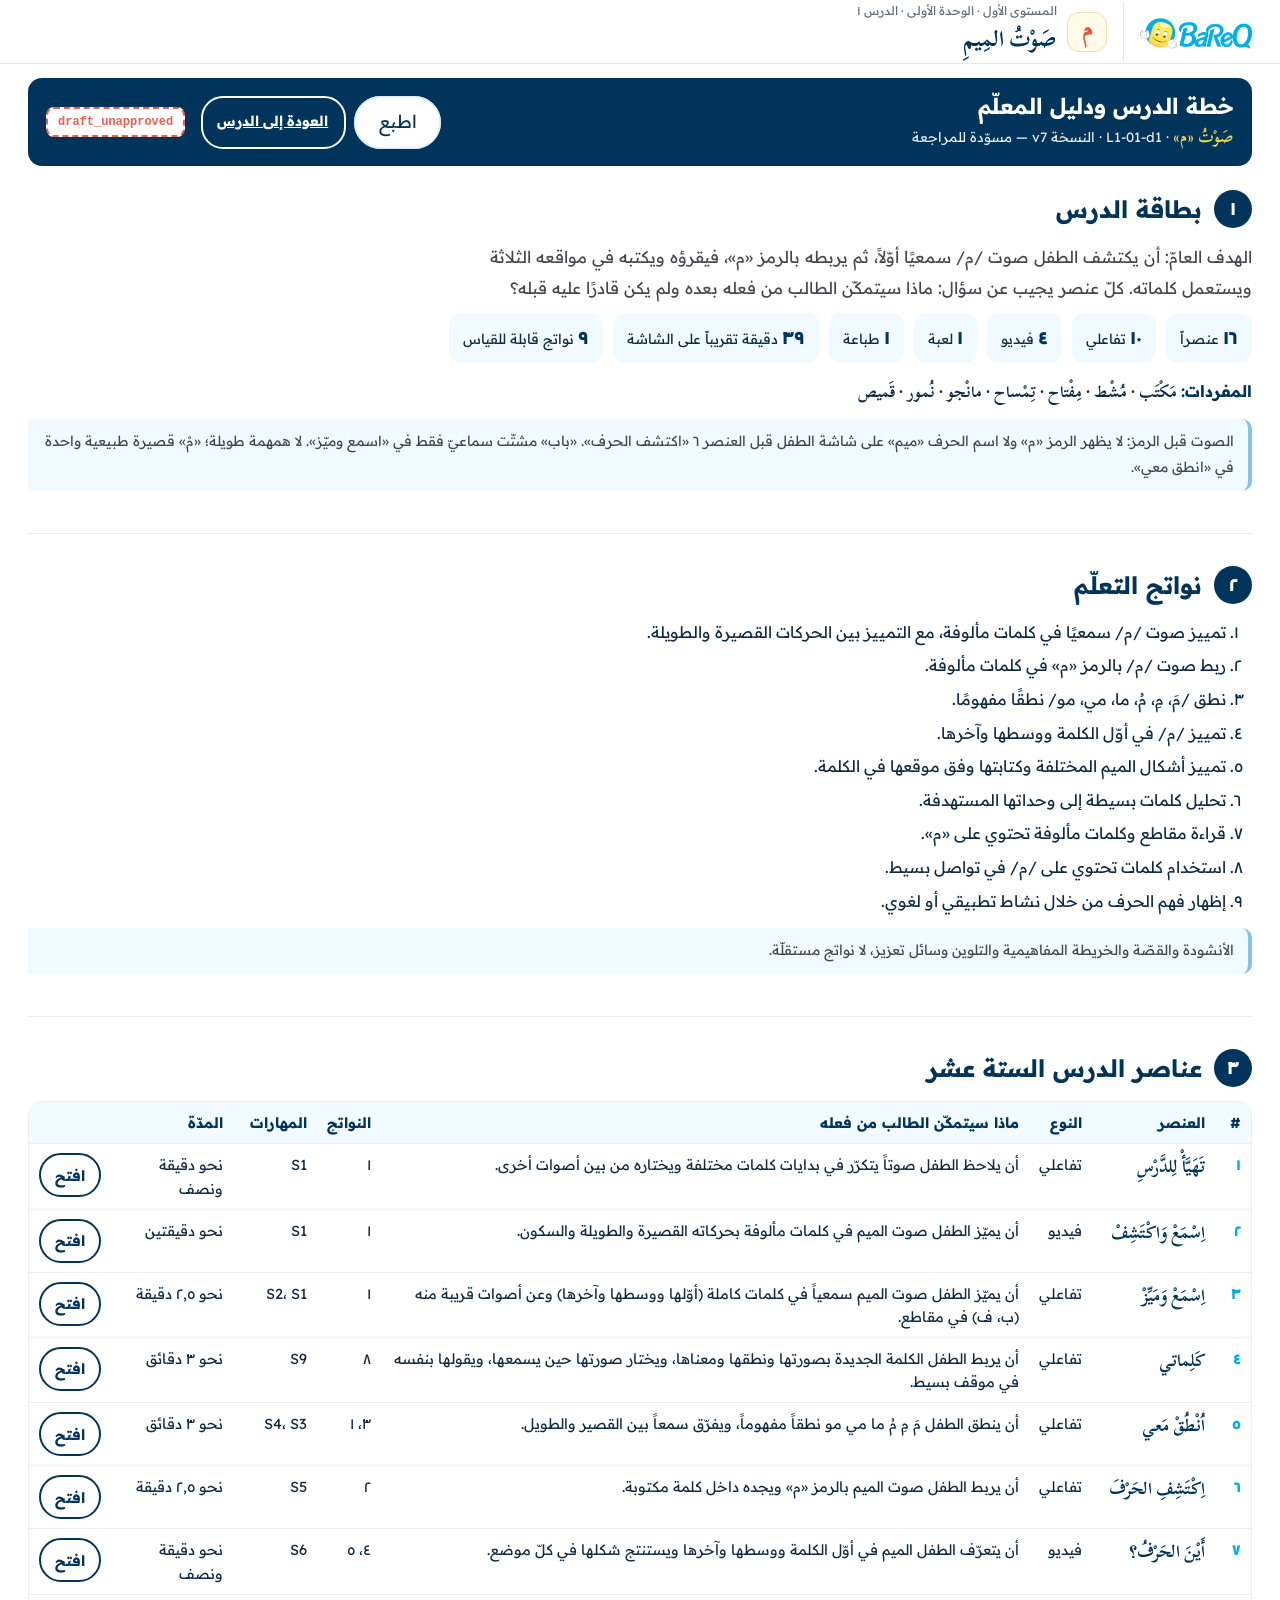
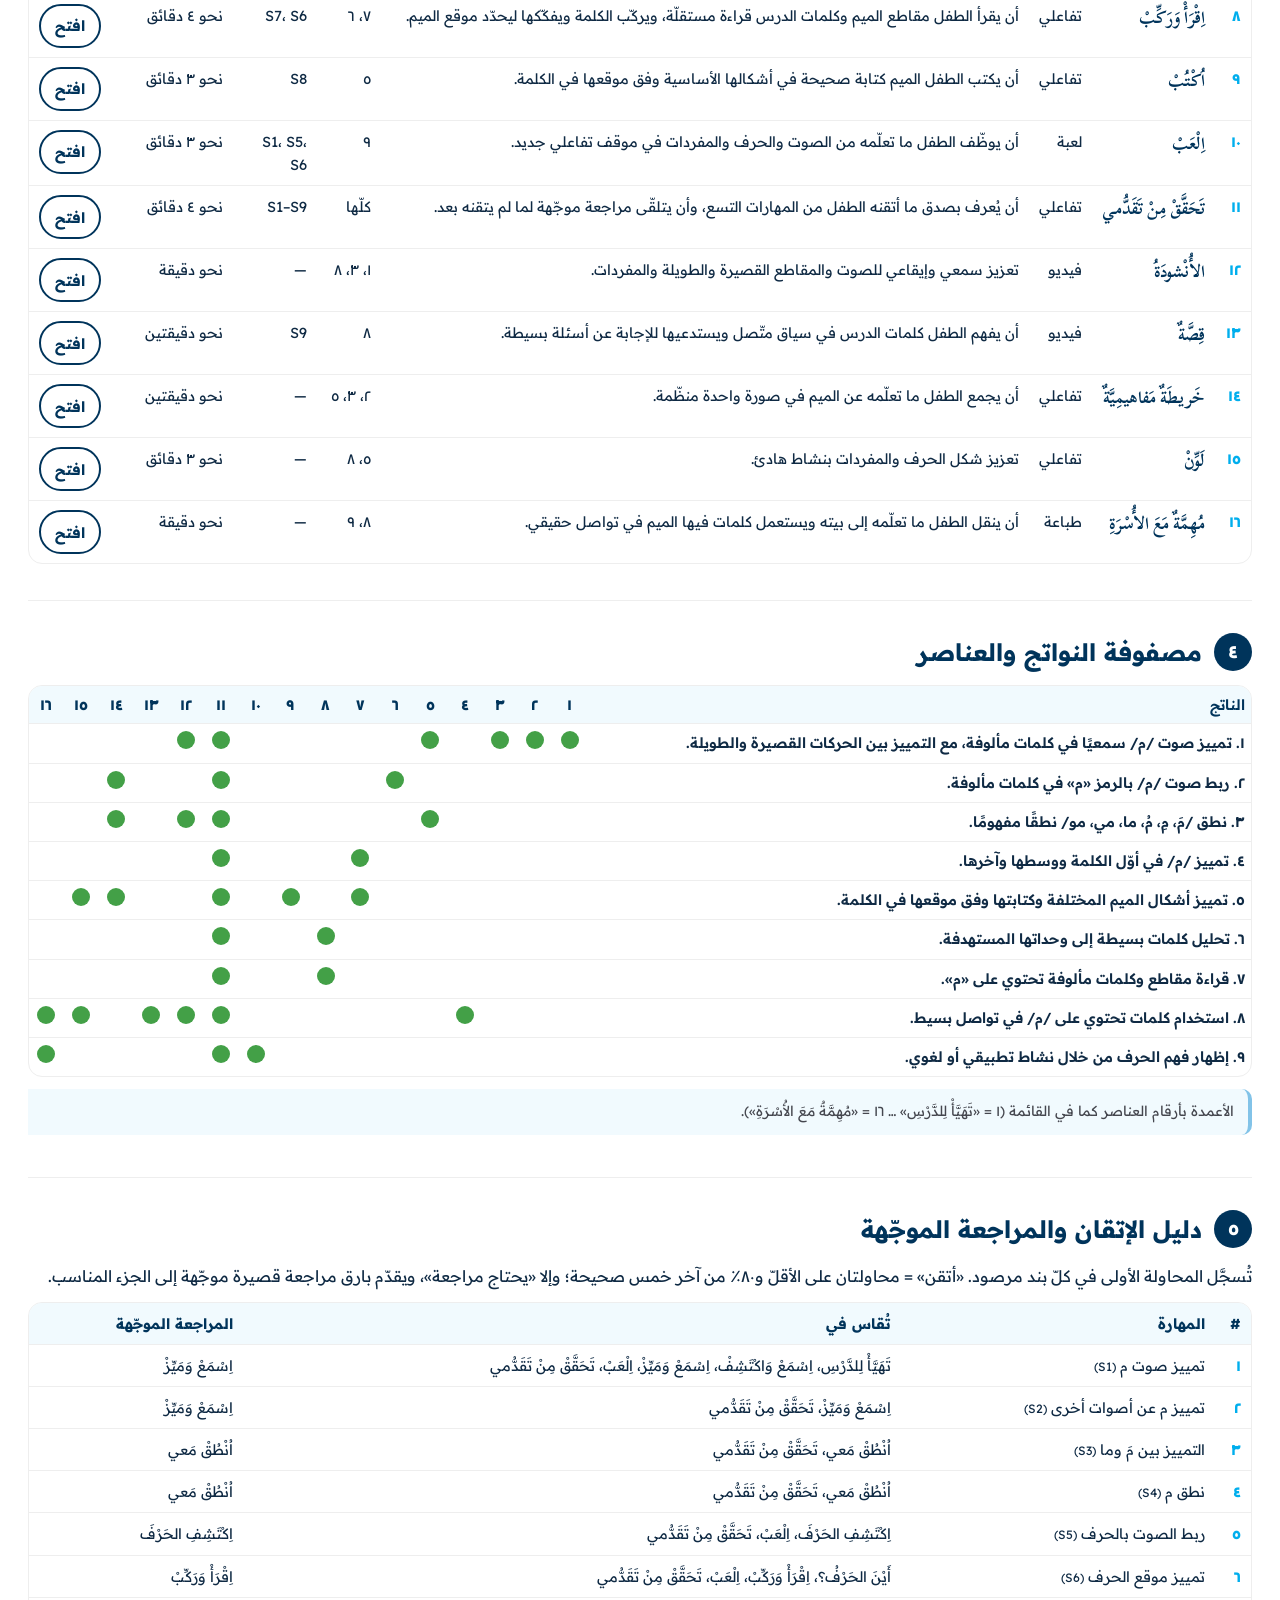
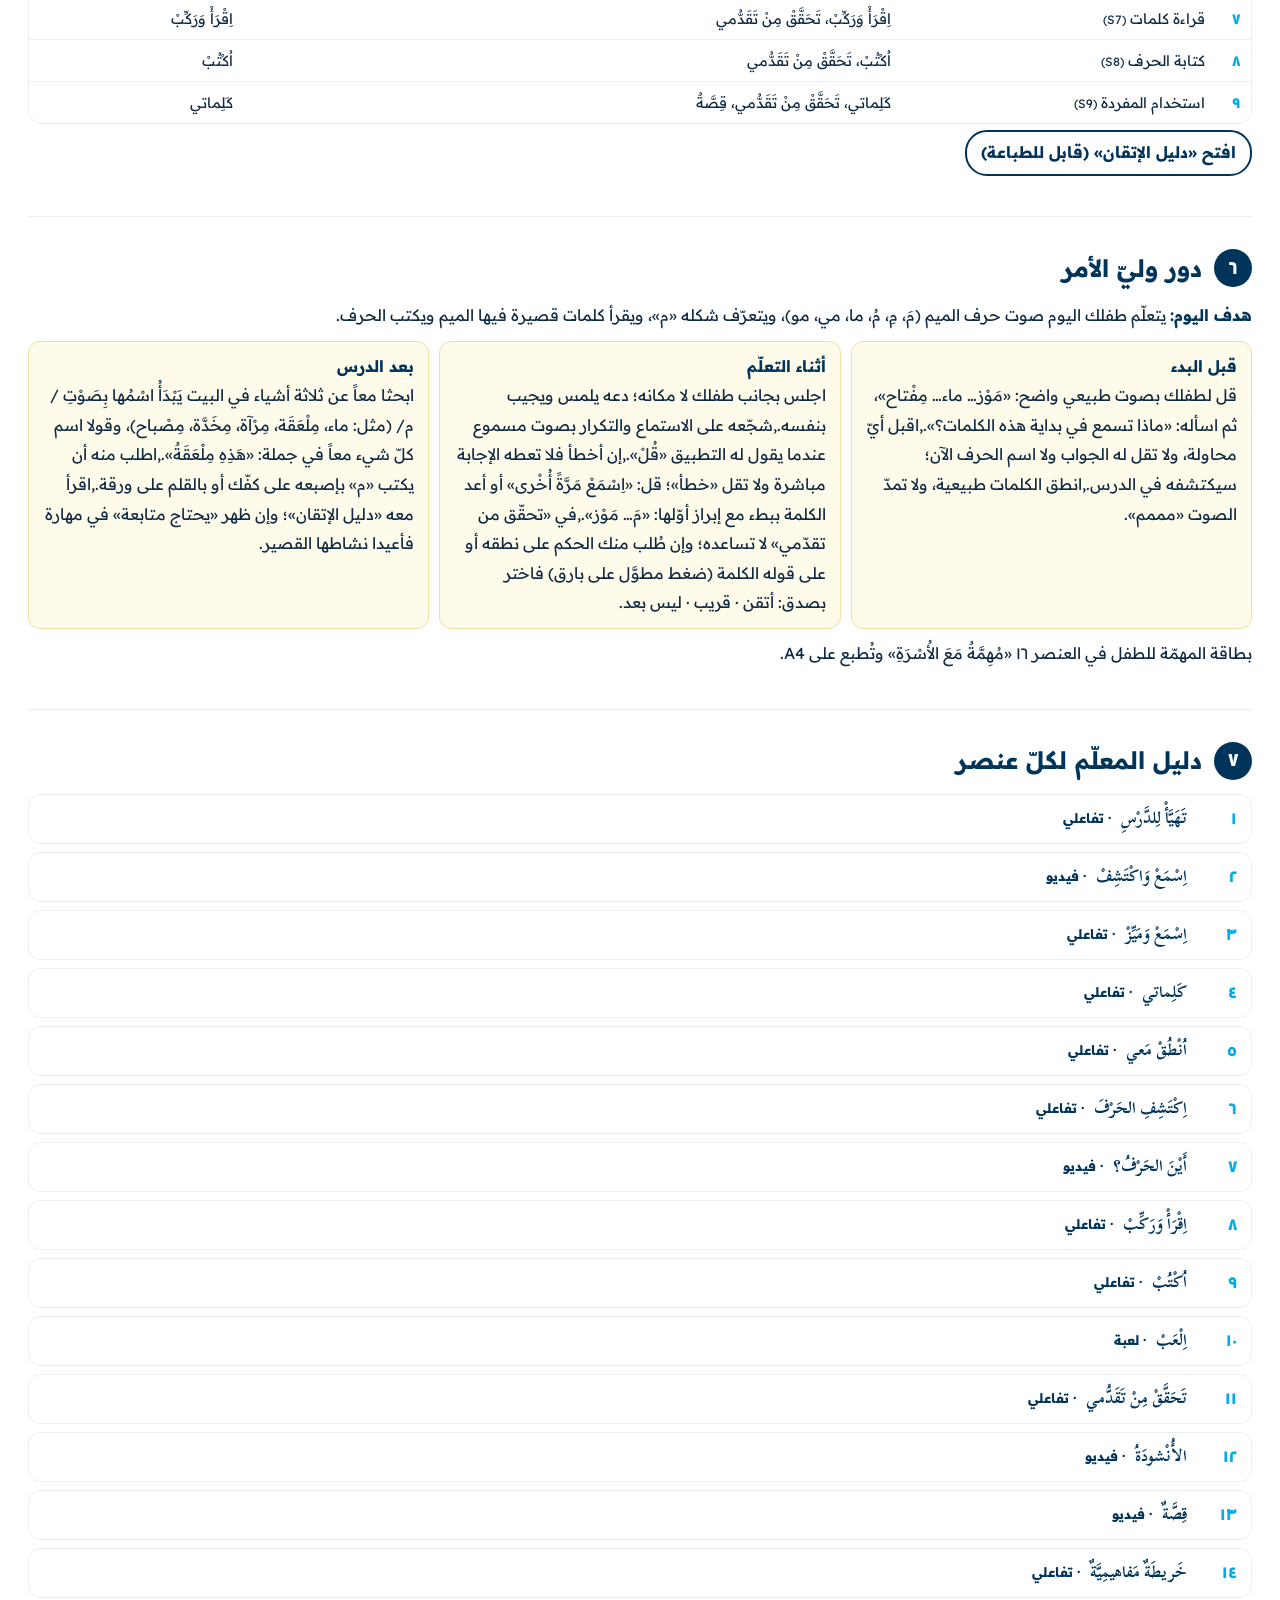
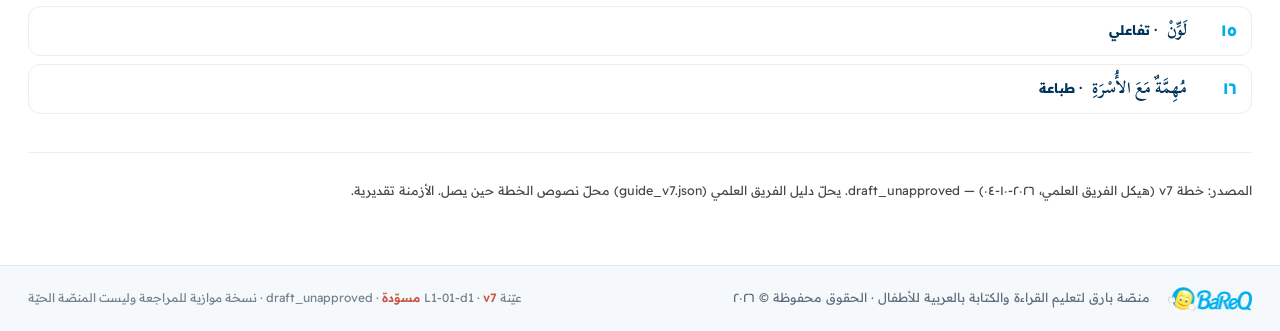
<file: plan.html>
<!doctype html>
<html lang="ar" dir="rtl">
<head>
<meta charset="utf-8">
<meta name="viewport" content="width=device-width, initial-scale=1">
<title>خطة الدرس · صوت الميم · بارق</title>
<meta http-equiv="refresh" content="0; url=index.html#plan">
<script>location.replace('index.html#plan');</script>
</head>
<body><p><a href="index.html#plan">خطة الدرس</a></p></body>
</html>
</file>
<file: css/fonts.css>
/* fonts.css — v7 (قرار المالك 2026-10-04): Scheherazade New Bold لكلّ حرف ومقطع وكلمة للطفل · Readex Pro للواجهة — مستضافة محلياً.
   «Noto Naskh Arabic» صار اسماً مستعاراً يشير إلى Scheherazade New أيضاً (لا «م» نوتو المفتوحة الرأس في أيّ مكان، ولو كُتب الاسم القديم في ملفّ عنصر). */
@font-face { font-family: 'Scheherazade New'; font-style: normal; font-weight: 100 900; font-display: block;
  src: url(../assets/fonts/web/ScheherazadeNew-700-arabic.woff2) format('woff2'), url(../assets/fonts/ScheherazadeNew-Bold.ttf) format('truetype'); }
@font-face { font-family: 'Noto Naskh Arabic'; font-style: normal; font-weight: 100 900; font-display: block;
  src: url(../assets/fonts/web/ScheherazadeNew-700-arabic.woff2) format('woff2'), url(../assets/fonts/ScheherazadeNew-Bold.ttf) format('truetype'); }
@font-face {
  font-family: 'Readex Pro';
  font-style: normal;
  font-weight: 300 700;
  font-display: swap;
  src: url(../assets/fonts/web/ReadexPro-300-700-arabic.woff2) format('woff2');
  unicode-range: U+0600-06FF, U+0750-077F, U+0870-088E, U+0890-0891, U+0897-08E1, U+08E3-08FF, U+200C-200E, U+2010-2011, U+204F, U+2E41, U+FB50-FDFF, U+FE70-FE74, U+FE76-FEFC, U+102E0-102FB, U+10E60-10E7E, U+10EC2-10EC4, U+10EFC-10EFF, U+1EE00-1EE03, U+1EE05-1EE1F, U+1EE21-1EE22, U+1EE24, U+1EE27, U+1EE29-1EE32, U+1EE34-1EE37, U+1EE39, U+1EE3B, U+1EE42, U+1EE47, U+1EE49, U+1EE4B, U+1EE4D-1EE4F, U+1EE51-1EE52, U+1EE54, U+1EE57, U+1EE59, U+1EE5B, U+1EE5D, U+1EE5F, U+1EE61-1EE62, U+1EE64, U+1EE67-1EE6A, U+1EE6C-1EE72, U+1EE74-1EE77, U+1EE79-1EE7C, U+1EE7E, U+1EE80-1EE89, U+1EE8B-1EE9B, U+1EEA1-1EEA3, U+1EEA5-1EEA9, U+1EEAB-1EEBB, U+1EEF0-1EEF1;
}
@font-face {
  font-family: 'Readex Pro';
  font-style: normal;
  font-weight: 300 700;
  font-display: swap;
  src: url(../assets/fonts/web/ReadexPro-300-700-latin.woff2) format('woff2');
  unicode-range: U+0000-00FF, U+0131, U+0152-0153, U+02BB-02BC, U+02C6, U+02DA, U+02DC, U+0304, U+0308, U+0329, U+2000-206F, U+20AC, U+2122, U+2191, U+2193, U+2212, U+2215, U+FEFF, U+FFFD;
}
</file>
<file: css/tokens.css>
/* tokens.css — مولَّد من tools/build_tokens.py · لا يُحرَّر يدوياً */
:root {
  --c-page-bg: #FFFFFF; /* colors_semantic.page.bg */
  --c-topbar-bg: #00345B; /* colors_semantic.topbar.bg */
  --c-topbar-fg: #FFFFFF; /* colors_semantic.topbar.fg */
  --c-brand-blue: #00AEED; /* colors_semantic.brand.blue */
  --c-menu-bg: #FFFFFF; /* colors_semantic.menu.bg */
  --c-menu-divider: #EEEEEE; /* colors_semantic.menu.divider */
  --c-menu-text: #45474F; /* colors_semantic.menu.text */
  --c-menu-selected-bg: #64C9EA; /* colors_semantic.menu.selected.bg */
  --c-menu-selected-text: #00345B; /* contrast_checks …recommended (Q-UI1 ب) */
  --c-menu-selected-text-platform: #FFFFFF; /* colors_semantic.menu.selected.text (Q-UI1 أ) */
  --c-menu-icon-ring: #0F880F; /* colors_semantic.menu.icon.ring */
  --c-menu-icon-ring-light: #6EB36E; /* colors_semantic.menu.icon.ring.light */
  --c-menu-icon-bg: #EEEEEE; /* g1_ar_live colors_confirmed_ar.color.menu.icon.bg */
  --c-status-done: #43A047; /* colors_semantic.status.done */
  --c-title-text: #212529; /* colors_semantic.title.text */
  --c-nav-text: #323232; /* colors_semantic.nav.text */
  --c-footer-bg: #088BBC; /* colors_semantic.footer.strip */
  --c-video-bg: #000000; /* colors_semantic.content.video.bg */
  --c-modal-bg: #00335A; /* colors_semantic.element.modal.bg */
  --c-modal-text: #FCE74F; /* colors_semantic.element.modal.text */
  --c-close-btn: #EC5E50; /* colors_measured.color.activity.close.btn */
  --c-start-btn: #F89928; /* colors_semantic.element.start.btn */
  --c-shell-bg: #1E96E2; /* colors_semantic.element.godot.shell.bg */
  --c-godot-btn: #FEBA02; /* colors_semantic.element.godot.btn */
  --c-card-fill: #FEFEDE; /* colors_semantic.element.instruction.card */
  --c-card-border: #DEC68E; /* colors_semantic.element.instruction.card.border */
  --c-answer-tile: #FAD27E; /* colors_semantic.element.answer.tile */
  --c-word-card: #D6EEFE; /* colors_measured.color.godot.word.card */
  --c-cover-bg: #F1FAFE; /* colors_measured.color.activity.cover.bg */
  --c-header-light: #82C3E8; /* colors_measured.color.activity.header.light */
  --c-focus-ring: #00345B; /* colors_semantic.focus.ring */
  --c-brq: #FBE65B; /* colors_characters.BRQ */
  --c-say: #2E6CA6; /* colors_characters.SAY */
  --c-maj-sleeve: #2FB5B0; /* colors_characters.MAJ-SLEEVE */
  --c-success-ring: #2E6B5E; /* colors_retired.ACCENT2 — «يبقى وظيفياً … لحلقة النجاح داخل مشهد اللعب» */
  --d-topbar-h: 47px; /* g1 topbar.height */
  --d-logo-w: 170px; /* g1 logo.bbox */
  --d-logo-h: 55px; /* 02 header.logo.bbox (owner logo 170×55) */
  --d-title-icon: 60px; /* g1 lesson.title.icon */
  --d-menu-w: 309px; /* g1 menu.box.x */
  --d-menu-item-h: 56px; /* 02 menu.item.height */
  --d-menu-divider: 2px; /* 02 menu.item.divider */
  --d-menu-icon: 40px; /* 02 menu.icon.diameter */
  --d-menu-icon-inset: 16px; /* g1 menu.icon.inset_end_px */
  --d-menu-text-inset: 64px; /* g1 menu.text.end_x (1367−1303) */
  --d-gap: 13px; /* g1 gap.content_menu */
  --d-content-w: 909px; /* 02 content.width = g1 content */
  --d-container-w: 1231px; /* g1 container.x */
  --d-menu-top: 241px; /* g1 menu.top */
  --d-fs-menu: 19px; /* g1 typography menu.item */
  --d-fs-title: 18px; /* g1 typography lesson.title */
  --d-fs-nav: 16px; /* g1 typography nav */
  --d-fw-ui: 700; /* g1 weight_fallback (Noto لـHacen) */
  --touch-4-6: 60px; --touch-7-12: 44px; --touch-gap: 16px;
  --shadow-menu: 0 0 3px 0 color-mix(in srgb, var(--c-title-text) 18%, transparent); /* 02 menu.width «ظلّ ناعم ≈3px» */
  --overlay-dim: color-mix(in srgb, var(--c-topbar-bg) 55%, transparent); /* طبقة الوقفات: تجميد بتلاشٍ (T-VIDEO) */
  --tag-bg: color-mix(in srgb, var(--c-topbar-bg) 80%, transparent); /* وسوم PLACEHOLDER/POC للمراجِع */
  --ff-ui: 'Noto Sans Arabic', 'Hacen Algeria', sans-serif; /* g1 typography: المنصّة Hacen Algeria */
  --ff-child: 'Scheherazade New', serif; /* v7: قرار المالك 2026-10-04 */ /* 02 typography child.glyph_and_word.family */
}
</file>
<file: css/shell.css>
/* page.css — قالب صفحة الدرس بهوية منصّة بارق الحالية (التكليف §ج).
   كل لون من var(--c-*) المولَّد في tokens.css من 02_ui-tokens.json و g1_ar_live.json — لا HEX هنا (فحص grep).
   الأبعاد من القياس على الصفحة العربية الحية bareq.me/elements/128 بعرض 1494 (tokens/g1_ar_live.json). */

@font-face { font-family: 'Noto Sans Arabic'; src: url(../assets/fonts/NotoSansArabic-Regular.ttf) format('truetype'); font-weight: 400; font-display: swap; }
@font-face { font-family: 'Noto Sans Arabic'; src: url(../assets/fonts/NotoSansArabic-Bold.ttf) format('truetype'); font-weight: 700; font-display: swap; }

* { box-sizing: border-box; }
html, body { margin: 0; padding: 0; }
body {
  background: var(--c-page-bg);
  color: var(--c-title-text);
  font-family: var(--ff-ui);
  font-size: 16px;
  line-height: 1.5;
  min-height: 100vh;
  display: flex;
  flex-direction: column;
  overflow-x: hidden;
}
.wrap { width: 1220px; max-width: calc(100% - 32px); margin: 0 auto; }
.skip { position: absolute; inset-inline-start: -999px; top: 4px; background: var(--c-page-bg); color: var(--c-topbar-bg); padding: 6px 12px; z-index: 50; }
.skip:focus { inset-inline-start: 8px; }
:focus-visible { outline: 3px solid var(--c-focus-ring); outline-offset: 2px; }

/* ---------------------------------------------------------------- الشريط العلويّ (47px) */
.topbar { background: var(--c-topbar-bg); color: var(--c-topbar-fg); height: var(--d-topbar-h); }
.topbar .wrap { height: 100%; display: flex; align-items: center; justify-content: space-between; }
.social { list-style: none; display: flex; gap: 38px; margin: 0; padding: 0 3px 0 0; }
.soc svg { width: 19px; height: 19px; fill: var(--c-topbar-fg); display: block; }
.login { display: flex; align-items: center; gap: 8px; font-size: 13px; font-weight: 700; margin-inline-end: 50px; }
.login .lock svg { width: 16px; height: 16px; fill: var(--c-topbar-fg); display: block; }
.login .sep { opacity: .9; margin: 0 6px; }
.login .caret { font-size: 10px; }

/* ---------------------------------------------------------------- الرأس */
.header .wrap { display: flex; align-items: center; justify-content: space-between; height: 62px; margin-top: 8px; }
.logo { display: block; width: var(--d-logo-w); height: 62px; }
.logo img { width: var(--d-logo-w); height: auto; display: block; margin-top: 4px; }
.nav { display: flex; gap: 42px; margin-inline-end: 18px; }
.nav .links { color: var(--c-nav-text); text-decoration: none; font-size: var(--d-fs-nav); font-weight: var(--d-fw-ui); }

/* ---------------------------------------------------------------- سطر عنوان الدرس */
.title-row { display: flex; align-items: center; gap: 23px; height: var(--d-title-icon); margin-top: 32px; }
.title-wrap { position: relative; flex: none; }
.title-wrap .tag { bottom: -13px; left: 50%; transform: translateX(-50%) scale(.85); }
.title-icon {
  position: relative; width: var(--d-title-icon); height: var(--d-title-icon); flex: none; border-radius: 50%;
  border: 4px solid var(--c-menu-selected-bg); background: var(--c-card-fill);
  display: grid; place-items: center; overflow: hidden;
}
.title-icon .ph-glyph { font-family: var(--ff-child); font-weight: 700; font-size: 30px; color: var(--c-title-text); line-height: 1; margin-top: -4px; }
.lesson-title { font-size: var(--d-fs-title); font-weight: var(--d-fw-ui); margin: 0; color: var(--c-title-text); }

/* وسوم المراجعة (PLACEHOLDER / POC) */
.tag {
  position: absolute; font: 700 9px/1.2 system-ui, sans-serif; letter-spacing: .02em; direction: ltr;
  background: var(--tag-bg); color: var(--c-modal-text); padding: 1px 4px; border-radius: 3px; white-space: nowrap;
}

/* ---------------------------------------------------------------- الشبكة: القائمة يميناً + المحتوى */
.lesson { flex: 1 0 auto; }
.lesson-grid {
  display: grid;
  grid-template-columns: var(--d-menu-w) var(--d-content-w);   /* RTL: العمود الأوّل يميناً */
  column-gap: var(--d-gap);
  margin-top: 32px;
  width: var(--d-container-w);
  margin-inline-start: -10px;                                   /* القائمة تتجاوز حافّة الحاوية 10px كما في الصفحة الحية */
  align-items: start;
}

/* القائمة */
.menu { background: var(--c-menu-bg); border: 1px solid var(--c-menu-divider); border-top-width: 2px; box-shadow: var(--shadow-menu); border-radius: 4px 4px 0 0; }
.menu ul { list-style: none; margin: 0; padding: 0; }
.menu li { border-bottom: var(--d-menu-divider) solid var(--c-menu-divider); }
.menu li:last-child { border-bottom: 0; }
.item {
  all: unset; box-sizing: border-box; cursor: pointer; width: 100%; height: var(--d-menu-item-h);
  display: flex; align-items: center; gap: 0; position: relative;
  padding-inline-start: calc(var(--d-menu-icon-inset) - 1px);
  color: var(--c-menu-text); font-size: var(--d-fs-menu); font-weight: var(--d-fw-ui);
}
.item .ic {
  width: var(--d-menu-icon); height: var(--d-menu-icon); flex: none; border-radius: 50%;
  background: var(--c-menu-icon-bg); border: 1.5px solid var(--c-menu-icon-ring);
  box-shadow: inset 0 0 0 1.5px var(--c-menu-icon-ring-light);
  display: grid; place-items: center; overflow: hidden; position: relative;
}
.item .ic img { width: 30px; height: 30px; object-fit: contain; display: block; }
.item .ic .phn { font: 700 16px/1 var(--ff-ui); color: var(--c-menu-icon-ring); }
.item .ic .tag { bottom: -1px; left: 50%; transform: translateX(-50%) scale(.62); }
.item .name { margin-inline-start: calc(var(--d-menu-text-inset) - var(--d-menu-icon-inset) - var(--d-menu-icon) + 1px); white-space: nowrap; }
.item .done { position: absolute; inset-inline-end: 17px; width: 15px; height: 11px; display: none; }
.item .done path { fill: none; stroke: var(--c-status-done); stroke-width: 2.2; stroke-linecap: round; stroke-linejoin: round; }
.item .wip { position: absolute; inset-inline-end: 16px; width: 15px; height: 15px; fill: var(--c-menu-text); opacity: .45; }
.item[aria-selected="true"] { background: var(--c-menu-selected-bg); color: var(--c-menu-selected-text); }
.item[aria-selected="true"] .done path { stroke: var(--c-menu-selected-text); }
.item[aria-selected="true"] .wip { fill: var(--c-menu-selected-text); opacity: .75; }
.item.is-done .done { display: block; }
.item:focus-visible { outline: 3px solid var(--c-focus-ring); outline-offset: -3px; }
.item:hover:not([aria-selected="true"]) { background: color-mix(in srgb, var(--c-menu-selected-bg) 12%, var(--c-menu-bg)); }
body.icons-platform-white .item[aria-selected="true"] { color: var(--c-menu-selected-text-platform); }

/* ---------------------------------------------------------------- مساحة المحتوى */
.content { position: relative; width: 100%; aspect-ratio: 16 / 9; background: var(--c-shell-bg); overflow: hidden; outline: none; }
.content iframe, .content video { position: absolute; inset: 0; width: 100%; height: 100%; border: 0; display: block; background: var(--c-shell-bg); }
.content video { background: var(--c-video-bg); }
.loading { position: absolute; inset: 0; display: grid; place-items: center; background: var(--c-shell-bg); transition: opacity .3s; z-index: 2; }
.loading.gone { opacity: 0; pointer-events: none; }
.spinner { width: 54px; height: 54px; border-radius: 50%; border: 6px solid color-mix(in srgb, var(--c-page-bg) 35%, transparent); border-top-color: var(--c-godot-btn); animation: spin 0.9s linear infinite; }
@keyframes spin { to { transform: rotate(360deg); } }
@media (prefers-reduced-motion: reduce) { .spinner { animation-duration: 3s; } }

/* بطاقة «قيد البناء» (للمراجِع/المعلّم) — ج-٥ */
.wip-panel { position: absolute; inset: 0; background: var(--c-cover-bg); display: grid; place-items: center; padding: 20px; }
.wip-card {
  background: var(--c-card-fill); border: 6px solid var(--c-card-border); border-radius: 26px; width: min(560px, 94%);
  padding: 26px 30px 22px; text-align: center; box-shadow: 0 10px 26px color-mix(in srgb, var(--c-topbar-bg) 18%, transparent);
}
.wip-card .wic { width: 84px; height: 84px; margin: 0 auto 10px; border-radius: 50%; background: var(--c-menu-icon-bg); border: 2px solid var(--c-menu-icon-ring); display: grid; place-items: center; }
.wip-card .wic img { width: 60px; height: 60px; object-fit: contain; }
.wip-card h2 { margin: 0 0 4px; font-size: 24px; color: var(--c-title-text); }
.wip-card .badge { display: inline-block; background: var(--c-topbar-bg); color: var(--c-modal-text); font-weight: 700; font-size: 15px; padding: 4px 14px; border-radius: 20px; margin: 6px 0 10px; }
.wip-card p { margin: 6px 0; color: var(--c-menu-text); font-size: 15px; line-height: 1.7; }
.wip-card .meta { font-size: 13px; opacity: .8; }

/* وسم «للاختبار التقنيّ» فوق فيديو الإثبات */
.poc-label { position: absolute; top: 10px; inset-inline-start: 10px; z-index: 5; background: var(--c-close-btn); color: var(--c-topbar-fg); font-weight: 700; font-size: 14px; padding: 5px 12px; border-radius: 6px; }

/* ---------------------------------------------------------------- طبقة الوقفات (pause_layer.js) — §د-٧ */
.pl { position: absolute; inset: 0; z-index: 4; pointer-events: none; display: grid; place-items: center; opacity: 0; transition: opacity .2s ease; }
.pl.on { opacity: 1; pointer-events: auto; background: var(--overlay-dim); }
.pl .pl-icon { width: 11%; aspect-ratio: 1; position: absolute; top: 7%; left: 5%; background: var(--c-page-bg); border-radius: 50%; display: grid; place-items: center; box-shadow: 0 6px 18px color-mix(in srgb, var(--c-topbar-bg) 30%, transparent); }
.pl .pl-icon svg { width: 70%; height: 70%; }
.pl .pl-choices { position: absolute; bottom: 8%; display: flex; gap: 6%; width: 60%; justify-content: center; }
.pl button { font: inherit; cursor: pointer; }
.pl .pl-choice { width: clamp(88px, 16%, 160px); aspect-ratio: 4 / 3; border-radius: 22px; border: 5px solid var(--c-page-bg); background: var(--c-card-fill); display: grid; place-items: center; min-width: 88px; }
.pl .pl-choice svg { width: 70%; height: 70%; }
.pl .pl-choice[aria-pressed="true"] { border-color: var(--c-status-done); }
.pl .pl-continue { position: absolute; bottom: 8%; inset-inline-start: 4%; width: clamp(64px, 11%, 120px); aspect-ratio: 1; border-radius: 50%; border: 0; background: var(--c-godot-btn); display: grid; place-items: center; box-shadow: 0 6px 0 color-mix(in srgb, var(--c-godot-btn) 70%, var(--c-title-text)); }
.pl .pl-continue svg { width: 44%; fill: var(--c-topbar-fg); }
.pl .pl-banner { position: absolute; bottom: 9%; background: var(--c-card-fill); color: var(--c-title-text); font-family: var(--ff-child); font-weight: 700; font-size: clamp(22px, 4.2vw, 46px); padding: .15em .9em; border-radius: 18px; border: 5px solid var(--c-card-border); }
.pl .pl-hold { position: absolute; bottom: 20%; left: 3%; color: var(--c-topbar-fg); font-size: 13px; background: var(--tag-bg); padding: 3px 8px; border-radius: 6px; }

/* ---------------------------------------------------------------- التذييل */
.footer { background: var(--c-footer-bg); color: var(--c-topbar-fg); margin-top: 8px; padding: 40px 0 34px; text-align: center; min-height: 150px; }
.flinks { list-style: none; margin: 0 0 8px; padding: 0; display: flex; gap: 28px; justify-content: center; font-weight: 700; font-size: 15px; }
.copy { margin: 4px 0; font-size: 14px; }
.status { margin: 10px 0 0; font-size: 12px; opacity: .85; }

/* ---------------------------------------------------------------- التجاوب — ج-٨ (المعيار ٥٢) */
@media (max-width: 1260px) {
  .lesson-grid { width: 100%; margin-inline-start: 0; grid-template-columns: var(--d-menu-w) minmax(0, 1fr); }
}
@media (max-width: 1024px) {
  .lesson-grid { grid-template-columns: 260px minmax(0, 1fr); }
  .item { font-size: 16px; }
  .nav { gap: 22px; }
}
/* الهاتف، واللوح الطوليّ: القائمة شريط أفقيّ فوق المحتوى، والعنصر بعرض الشاشة (تخطيطه الطوليّ Q-G1) */
@media (max-width: 767.98px), (max-width: 1100px) and (orientation: portrait) {
  .wrap { max-width: calc(100% - 32px); }
  .social { gap: 20px; }
  .login { margin-inline-end: 0; font-size: 12px; }
  .nav { display: none; }
  .header .wrap { height: 56px; }
  .logo, .logo img { width: 140px; }
  .title-row { margin-top: 12px; gap: 12px; height: 48px; }
  .title-icon { width: 48px; height: 48px; }
  .lesson-grid { display: block; margin-top: 12px; }
  /* القائمة تنطوي إلى شريط أفقيّ قابل للتمرير فوق المحتوى (بالأيقونات والأسماء) */
  .menu { border: 0; box-shadow: none; background: transparent; margin: 0 -16px 10px; }
  .menu ul { display: flex; gap: 8px; overflow-x: auto; padding: 4px 16px 8px; scroll-snap-type: x proximity; scrollbar-width: thin; }
  .menu li { border: 0; flex: none; scroll-snap-align: start; }
  .item { height: 50px; width: auto; border-radius: 26px; border: 1px solid var(--c-menu-divider); padding: 0 6px 0 14px; background: var(--c-menu-bg); font-size: 15px; }
  .item .ic { width: 38px; height: 38px; }
  .item .name { margin-inline-start: 8px; }
  .item .done { position: static; margin-inline-start: 8px; }
  .item .wip { display: none; }
  .content { aspect-ratio: auto; width: calc(100% + 32px); margin: 0 -16px; height: min(calc(100dvh - 190px), 160vw); min-height: 420px; }
}
</file>
<file: css/app.css>
/* app.css v0-12 — صفحة الدرس بهوية بارق كتطبيق هادئ بارتفاع الشاشة.
   التخطيط: رأس نحيف ← قائمة العناصر يميناً (درج على الهاتف) · إطار العنصر: رأس مضغوط ← [تعليمة + نصّ مصاحب] ← مسرح ← شريط فعل.
   المسرح حاوية inline-size: المقاسات الداخلية بـ cqi أو clamp(px). مظهر فاتح واحد عن قصد (مظهر المنصّة). */
:root {
  color-scheme: light;
  /* الألوان — من هوية بارق */
  --navy: #00345B;          /* الشريط العلويّ والعناوين */
  --sky: #00AEED;           /* أزرق الشعار */
  --sky-2: #64C9EA;         /* تحديد القائمة */
  --sky-wash: #EEF8FD;      /* أرضية المسرح */
  --sky-line: #D5EBF7;      /* حدود ناعمة */
  --sun: #FEBA02;           /* أزرار الفعل (أصفر بارق الداكن) */
  --sun-soft: #FBE65B;      /* بارق */
  --sun-edge: #D99A00;
  --paper: #FFFBEA;         /* بطاقات نصّ الطفل */
  --paper-edge: #F1DFA6;
  --coral: #E4553F;         /* تمييز «م» (للحرف المعلّم فقط) */
  --coral-ink: #C23A26;     /* نصّ مرجانيّ صغير (٥٫٢:١) */
  --ok: #1B7F53;            /* حلقة الصواب (أبيض عليه ٥:١) */
  --sky-ink: #0077A8;       /* نصّ أزرق صغير (٤٫٩:١ على الأبيض) */
  --canvas: #F5F9FC;
  --ink: #0F2A44;           /* نصّ أساسيّ */
  --muted: #5A6B7B;         /* نصّ ثانويّ */
  --white: #FFFFFF;
  --shade: rgba(0, 52, 91, .10);
  /* الخطوط */
  --ff-display: 'Readex Pro', system-ui, sans-serif;
  --ff-ui: 'Readex Pro', system-ui, sans-serif;
  --ff-child: 'Scheherazade New', serif; /* v7: قرار المالك 2026-10-04 */
  /* توافق مع ملفات العناصر السابقة */
  --shell: var(--sky-wash);
  --shell-deep: var(--sky-line);
  --btn: var(--sun);
  --btn-edge: var(--sun-edge);
  --tile: #FAD27E;
  --trace-ink: var(--navy);
  --c-title-text: var(--ink);
  --c-card-fill: var(--paper);
  --c-card-border: var(--paper-edge);
  --c-success-ring: var(--ok);
  --c-word-card: #DDF1FC;
  --r-lg: 26px; --r-md: 18px; --r-sm: 12px;
}
[hidden] { display: none !important; }
html, body { background: var(--white); color: var(--ink); }
body { font-family: var(--ff-ui); }
body { font-family: var(--ff-ui); font-weight: 400; -webkit-font-smoothing: antialiased; text-rendering: optimizeLegibility; }
body { overflow-x: clip; }
.sr-only { position: absolute !important; width: 1px; height: 1px; padding: 0; margin: -1px; overflow: hidden; clip: rect(0 0 0 0); white-space: nowrap; border: 0; }

/* ---------- دليل المعلّم (درج) ---------- */
.elp-scrim { position: fixed; inset: 0; background: rgba(0, 35, 61, .35); z-index: 40; }
.elp-adult { position: fixed; top: 0; bottom: 0; inset-inline-start: 0; width: min(420px, 92vw); z-index: 41; background: var(--white); box-shadow: 0 0 40px rgba(0, 35, 61, .3); padding: 18px 22px 24px; overflow: auto; font: 400 15px/1.8 var(--ff-ui); color: var(--ink); }
.elp-adult-top { display: flex; align-items: center; justify-content: space-between; border-bottom: 1.5px solid var(--sky-line); padding-bottom: 10px; margin-bottom: 12px; }
.elp-adult h3 { margin: 0; font: 700 22px/1.5 var(--ff-display); color: var(--navy); }
.elp-adult p { margin: 0 0 10px; }
.elp-adult .goal { background: var(--paper); border-radius: var(--r-sm); padding: 8px 12px; }
.elp-adult .age { background: var(--sky-wash); border-radius: var(--r-sm); padding: 8px 12px; }
.elp-adult .meta { font-size: 12.5px; color: var(--muted); border-top: 1px solid var(--sky-line); padding-top: 8px; }
.bq-adult-x { width: 36px; height: 36px; border-radius: 50%; border: 0; background: var(--sky-wash); color: var(--navy); cursor: pointer; padding: 8px; }
.bq-missing { color: var(--navy); font-size: 18px; }
/* دليل المعلّم */
.elp-adult:focus { outline: none; }
.bq-adult-x { width: 44px; height: 44px; padding: 10px; }
.bq-adult-x:focus-visible { outline: 3px solid var(--navy); outline-offset: 2px; }
.elp-pin { display: flex; gap: 10px; align-items: flex-start; margin: 0 0 12px !important; padding: 10px 12px; border-radius: var(--r-sm); background: #FFF1D6; border: 1.5px solid var(--sun-edge); font: 600 15px/1.8 var(--ff-ui); color: var(--ink); }
.elp-pin .bq-ic { width: 26px; height: 26px; flex: none; color: var(--coral-ink); margin-top: 3px; --c-card-fill: #FFF1D6; }
.elp-adult .lbl { margin: 4px 0 4px; font: 700 14px/1.5 var(--ff-ui); color: var(--navy); }
.elp-adult ul.do { margin: 0 0 12px; padding-inline-start: 1.2em; display: grid; gap: 4px; }
.elp-adult-meta { margin-top: 14px; border-top: 1px solid var(--sky-line); padding-top: 8px; font-size: 13px; line-height: 1.8; color: var(--muted); }
.elp-adult-meta summary { cursor: pointer; font: 600 13.5px/1.5 var(--ff-ui); color: var(--navy); min-height: 44px; display: flex; align-items: center; }
.elp-adult-meta summary:focus-visible { outline: 3px solid var(--navy); outline-offset: 2px; border-radius: 6px; }
.elp-adult-meta ul { margin: 0 0 8px; padding-inline-start: 1.2em; }
.elp-adult-meta p { margin: 0 0 6px; }
.elp-meta-el:not(:empty) { margin-bottom: 10px; }
.bq-godot-res { margin-bottom: 10px; }
/* ---------- مكوّنات مشتركة ---------- */
.bq-ic { display: inline-grid; place-items: center; }
.bq-ic svg { width: 100%; height: 100%; display: block; }
.bq-choices { display: flex; gap: clamp(12px, 3cqi, 28px); justify-content: center; align-items: stretch; flex-wrap: wrap; }
.bq-choice { position: relative; width: clamp(110px, 24cqi, 220px); aspect-ratio: 1; border-radius: 22px; border: 4px solid var(--white); background: var(--white); padding: 0; cursor: pointer; overflow: hidden; display: grid; place-items: center; box-shadow: 0 6px 0 var(--sky-line), 0 12px 24px var(--shade); transition: transform .15s ease, opacity .3s, box-shadow .2s; }
.bq-choice img { width: 100%; height: 100%; object-fit: cover; display: block; pointer-events: none; }
.bq-choice .bq-ic.big { width: 64%; height: 64%; color: var(--navy); }
.bq-choice .bq-glyph { font: 700 clamp(56px, 13cqi, 130px)/1 var(--ff-child); color: var(--navy); margin-top: -.12em; }
.bq-choice .bq-lbl { position: absolute; inset-inline: 0; bottom: 0; background: rgba(255, 255, 255, .92); font: 700 clamp(16px, 2.8cqi, 24px)/1.4 var(--ff-child); padding: .2em 0 .3em; color: var(--ink); }
.bq-choice:hover { transform: translateY(-4px); }
.bq-choice:focus-visible { outline: 4px solid var(--navy); outline-offset: 3px; }
.bq-choice .bq-tick { position: absolute; top: 6%; inset-inline-end: 6%; width: 24%; aspect-ratio: 1; border-radius: 50%; background: var(--ok); color: var(--white); display: none; place-items: center; padding: 4%; }
.bq-choice .bq-tick svg { width: 100%; }
.bq-choice.is-ok { border-color: var(--ok); box-shadow: 0 0 0 4px var(--ok), 0 12px 24px var(--shade); }
.bq-choice.is-ok .bq-tick { display: grid; }
.bq-choice.is-dim { opacity: .6; }
.bq-choice.is-glow { box-shadow: 0 0 0 5px var(--sun-soft), 0 0 28px var(--sun); }
.bq-choice.is-hidden { opacity: 0; pointer-events: none; transition: opacity .3s; }
.bq-choice.is-picked { border-color: var(--navy); }
.bq-choices.is-locked .bq-choice { cursor: default; }
.bq-choices.is-locked .bq-choice:hover { transform: none; }
.bq-choices.icons .bq-choice { background: var(--paper); border-color: var(--paper-edge); aspect-ratio: 4 / 3; }
.fx-shake { animation: bqShake .45s ease; }
.fx-pop { animation: bqPop .35s ease-out; }
.fx-pulse { animation: bqPulse .65s ease-in-out 2; }
@keyframes bqShake { 0%, 100% { transform: translateX(0); } 20%, 60% { transform: translateX(-6px); } 40%, 80% { transform: translateX(6px); } }
@keyframes bqPop { 0% { transform: scale(1); } 50% { transform: scale(1.08); } 100% { transform: scale(1); } }
@keyframes bqPulse { 50% { transform: scale(1.06); box-shadow: 0 0 0 10px var(--sun-soft); } }

.bq-listen { width: clamp(72px, 12cqi, 112px); aspect-ratio: 1; border-radius: 50%; border: 5px solid var(--white); background: var(--sun); color: var(--navy); display: grid; place-items: center; cursor: pointer; box-shadow: 0 6px 0 var(--sun-edge), 0 12px 24px var(--shade); padding: 0; position: relative; }
.bq-listen .bq-ic { width: 54%; height: 54%; }
.bq-listen.is-playing::after { content: ""; position: absolute; inset: -12px; border-radius: 50%; border: 4px solid var(--sun); animation: bqRing 1s ease-out infinite; }
@keyframes bqRing { from { transform: scale(.85); opacity: 1; } to { transform: scale(1.25); opacity: 0; } }

.bq-beads { display: flex; gap: 10px; justify-content: center; }
.bq-bead { width: 18px; height: 18px; border-radius: 50%; background: var(--white); border: 2.5px solid var(--sky-line); transition: background .3s, transform .3s; }
.bq-bead.is-cur { transform: scale(1.25); border-color: var(--sun); }
.bq-bead.is-on { background: var(--sun-soft); border-color: var(--sun); }
.bq-bead.is-help { background: #FFF1B8; border-color: var(--sun); }

.bq-word { display: inline-block; background: var(--white); color: var(--ink); font: 700 clamp(40px, 9cqi, 88px)/1.35 var(--ff-child); padding: .02em .55em .14em; border-radius: 22px; border: 3px solid var(--sky-line); box-shadow: 0 6px 0 var(--sky-line); }
.bq-word .m, .bq-glyph .m { color: var(--coral); }

/* v0-12: الظهور بالشفافية والتكبير من القاعدة (لا إزاحة خارج المسرح ⇒ لا تمرير داخليّ زائف) */
.bq-bariq { position: absolute; bottom: 18px; inset-inline-end: 18px; width: clamp(90px, 16cqi, 150px); z-index: 7; opacity: 0; transform: scale(.55) rotate(-8deg); transform-origin: 50% 100%;
  transition: transform .45s cubic-bezier(.2, 1.4, .4, 1), opacity .25s; pointer-events: none; }
.bq-bariq.left { inset-inline-end: auto; inset-inline-start: 14px; }
.bq-bariq.in { opacity: 1; transform: scale(1) rotate(-8deg); }
.bq-bariq img { width: 100%; display: block; filter: drop-shadow(0 8px 12px rgba(0, 52, 91, .25)); }

.bq-end { position: absolute; inset: 0; z-index: 9; background: rgba(238, 248, 253, .88); backdrop-filter: blur(2px); display: grid; place-items: center; padding: 16px; }
.bq-end-card { background: var(--white); border-radius: var(--r-lg); padding: 70px 36px 28px; text-align: center; display: grid; justify-items: center; gap: 12px; width: min(480px, 100%); position: relative; box-shadow: 0 18px 40px var(--shade); }
.bq-end-brq { width: 120px; position: absolute; top: -56px; }
.bq-end-t { margin: 0; font: 700 clamp(26px, 5cqi, 40px)/1.2 var(--ff-display); color: var(--navy); }
.bq-end-n { margin: 0; font: 400 15px/1.7 var(--ff-ui); color: var(--muted); max-width: 44ch; }
.bq-end-row { display: flex; gap: 10px; flex-wrap: wrap; justify-content: center; margin-top: 6px; }
.bq-btn { font: 700 17px/1 var(--ff-display); background: var(--sun); color: var(--navy); border: 0; border-radius: 999px; padding: .75em 1.3em; display: inline-flex; align-items: center; gap: .45em; cursor: pointer; box-shadow: 0 4px 0 var(--sun-edge); }
.bq-btn .bq-ic { width: 1.1em; height: 1.1em; }
.bq-btn.ghost { background: var(--white); color: var(--navy); box-shadow: 0 0 0 1.5px var(--sky-line) inset; }
.bq-btn.blue { background: var(--navy); color: var(--white); box-shadow: 0 4px 0 #00223D; }

.bq-trace { position: relative; width: min(100%, 420px); aspect-ratio: 1; background: var(--white); border-radius: var(--r-lg); border: 3px solid var(--sky-line); touch-action: none; box-shadow: 0 10px 24px var(--shade); }
.bq-trace canvas { position: absolute; inset: 0; width: 100%; height: 100%; cursor: crosshair; }
.bq-trace-glyph { position: absolute; inset: 0; display: grid; place-items: center; font: 700 min(260px, 60cqi)/1 var(--ff-child); color: #DCEAF3; padding-bottom: 6%; user-select: none; }
.bq-trace-start { position: absolute; width: 7%; aspect-ratio: 1; margin: -3.5% 0 0 -3.5%; border-radius: 50%; background: var(--ok); box-shadow: 0 0 0 4px var(--white), 0 0 0 7px var(--ok); animation: bqPulse 1.4s ease-in-out infinite; pointer-events: none; }
.bq-trace.is-done { border-color: var(--ok); }
.bq-row { display: flex; gap: clamp(12px, 3cqi, 28px); align-items: center; justify-content: center; flex-wrap: wrap; }
.bq-scene-img { max-width: 100%; border-radius: var(--r-lg); border: 4px solid var(--white); box-shadow: 0 10px 24px var(--shade); display: block; object-fit: cover; }

@media (prefers-reduced-motion: reduce) {
  .fx-shake, .fx-pop, .fx-pulse, .bq-trace-start, .bq-listen.is-playing::after { animation: none !important; }
  .bq-bariq { transition: opacity .2s; }
}
.elp-fn { flex: none; width: 52px; height: 52px; border-radius: 16px; background: var(--paper); border: 2px solid var(--paper-edge); color: var(--navy); display: grid; place-items: center; padding: 10px; }
.elp-fn svg { width: 100%; height: 100%; display: block; }
.bq-unlock { position: absolute; z-index: 12; top: 10px; inset-inline-end: 12px; display: inline-flex; align-items: center; gap: 8px; min-height: 60px; padding: 8px 18px; border: 0; border-radius: 999px;
  background: var(--navy); color: var(--white); font: 700 18px/1.4 var(--ff-child); box-shadow: 0 4px 0 #00223D; cursor: pointer; }
.bq-unlock .bq-ic { width: 26px; height: 26px; color: var(--sun-soft); }
/* الأزرار المشتركة (قرار ٧، D06): ≥٤٤، و≥٦٠ لـ٤–٦ */
.bq-btn { min-height: 48px; padding: .55em 1.35em; font: 600 17px/1.4 var(--ff-ui); justify-content: center; }
.page-root[data-age="4-6"] .bq-btn { min-height: 60px; font-size: 18px; }
.bq-btn:focus-visible { outline: 3px solid var(--navy); outline-offset: 3px; }
.bq-btn[disabled] { opacity: .55; cursor: default; }
.bq-btn .bq-ic { width: 1.2em; height: 1.2em; }

/* زرّ المثير «اسمع» — مختلف عن سمّاعة التعليمة (D12) */
.bq-listen { width: clamp(88px, 14cqi, 124px); background: var(--sky); color: var(--navy); box-shadow: 0 6px 0 var(--sky-ink), 0 0 0 10px rgba(0, 174, 237, .16), 0 12px 24px var(--shade); }
.bq-listen .bq-ic { width: 52%; height: 52%; }
.bq-listen:focus-visible { outline: 4px solid var(--navy); outline-offset: 6px; }
.bq-listen.is-playing::after { border-color: var(--sky); }

/* الاختيار: حلقة الصواب ٦ ومعتم .٥ (المقترح ١٫٤) */
.bq-choice.is-ok { box-shadow: 0 0 0 6px var(--ok), 0 12px 24px var(--shade); }
.bq-choice.is-dim { opacity: .5; transform: scale(.97); }
.bq-choice.is-dim.is-ok { opacity: 1; transform: none; }
.fx-mark { outline: 3px solid var(--sun) !important; outline-offset: 3px; }

/* مؤشّر الخطوات الموحّد */
.bq-steps { display: inline-flex; align-items: center; gap: 8px; min-height: 32px; padding: 6px 14px; border-radius: 999px; background: var(--white); border: 1px solid var(--sky-line); box-shadow: 0 2px 8px rgba(0, 52, 91, .06); align-self: center; }
.bq-step { width: 10px; height: 10px; border-radius: 50%; background: var(--sky-line); transition: width .2s, background .2s; }
.bq-step.is-done { background: var(--sun); }
.bq-step.is-cur { width: 24px; border-radius: 6px; background: var(--sky); }
.bq-steps-t { font: 600 13px/1 var(--ff-ui); color: var(--navy); margin-inline-start: 4px; }

/* التتبّع: وميض نقطة البدء + إتمام المعلّم */
.bq-trace-start.is-flash { animation: bqFlash .3s ease-in-out 3 !important; }
@keyframes bqFlash { 50% { transform: scale(1.5); box-shadow: 0 0 0 6px var(--white), 0 0 0 12px var(--sun); } }
.bq-trace-adult { position: absolute; inset-inline-start: 6px; bottom: 6px; min-height: 44px; padding: 6px 10px; border: 0; border-radius: 10px; background: rgba(255, 255, 255, .9); color: var(--muted);
  font: 500 12px/1.3 var(--ff-ui); cursor: pointer; z-index: 2; }
.bq-trace-adult.is-hold { color: var(--white); background: var(--navy); transition: background .9s; }

/* إشعار */
.bq-toast { position: fixed; z-index: 60; inset-inline: 16px; bottom: 18px; margin: 0 auto; width: fit-content; max-width: calc(100% - 32px); background: var(--navy); color: var(--white);
  font: 500 15px/1.6 var(--ff-ui); padding: 12px 18px; border-radius: 14px; box-shadow: 0 12px 32px rgba(0, 35, 61, .3); opacity: 0; transform: translateY(12px); pointer-events: none; transition: opacity .2s, transform .2s; }
.bq-toast.in { opacity: 1; transform: none; }

@media (prefers-reduced-motion: reduce) { .bq-toast, .lh-resume, .bq-step { transition: none; } .bq-trace-start.is-flash { animation: none !important; outline: 3px solid var(--sun); } }
/* محطّات اللعبة */
.elp-play:has(.bq-godot) .elp-instr.is-empty { display: none; }
.elp-play:has(.bq-godot) > .bq-stage.elp-stage { padding-top: 4px; padding-bottom: 14px; }
/* Godot: الصندوق يملأ ارتفاع الإطار المتاح بنسبته */
/* v0-12: اللعبة (عموديّة 927×1596) تأخذ ارتفاع منطقة اللعب كلّه؛ في الأفقيّ ينتقل سطر الروابط إلى جانبها */
.elp-play .bq-godot-box { width: min(100%, calc((var(--play-h) - 86px) * 927 / 1596)) !important; }
@container stage (min-width: 640px) {
  .elp-play .bq-godot { flex-direction: row; justify-content: center; align-items: center; gap: 16px; height: 100%; }
  .elp-play .bq-godot-box { width: min(100%, calc((var(--play-h) - 34px) * 927 / 1596)) !important; }
  .elp-play .bq-godot-row { flex-direction: column; align-items: flex-start; max-width: 180px; }
}
/* زرّ «اسمع الصوت» المشترك (N4) — يختلف عن سمّاعة التعليمة الصفراء */
.bq-hear { width: clamp(88px, 14cqi, 124px); aspect-ratio: 1; border-radius: 50%; border: 4px solid var(--white); background: var(--sky-ink); color: var(--white);
  display: grid; place-items: center; cursor: pointer; padding: 0; position: relative; box-shadow: 0 5px 0 #005A80, 0 10px 22px var(--shade); transition: transform .12s, box-shadow .12s; }
.bq-hear .bq-ic { width: 52%; height: 52%; color: var(--white); }
.bq-hear:hover { transform: translateY(-2px); box-shadow: 0 7px 0 #005A80, 0 12px 24px var(--shade); }
.bq-hear:active { transform: translateY(4px); box-shadow: 0 1px 0 #005A80; }
.bq-hear:focus-visible { outline: 4px solid var(--navy); outline-offset: 5px; }
.bq-hear.is-playing::after { content: ""; position: absolute; inset: -12px; border-radius: 50%; border: 4px solid var(--sky-ink); animation: bqRing 1s ease-out infinite; }
@media (prefers-reduced-motion: reduce) { .bq-hear { transition: none; } .bq-hear.is-playing::after { animation: none; } }

/* v0-9 (طلب المالك 2026-10-01): لا أزرار «السابق/التالي» أسفل صفحة العنصر — التنقّل من قائمة العناصر وبطاقات الختام */
.elp-nav { display: none !important; }

/* ===== [brq-anim v1] بارق المتحرّك (Grok i2v → WebP شفّاف، media/brq/) — إطار بنسبة الصورة القديمة 809×692 والمكعّب في الموضع نفسه ===== */
.bq-brq { display: flow-root; aspect-ratio: 809 / 692; min-height: 0; direction: ltr; pointer-events: none; }
.bq-brq picture { display: block; }
.bq-brq img { display: block; width: 197.6% !important; max-width: none !important; height: auto !important; margin: -42.03% 0 0 -45.55% !important; pointer-events: none; user-select: none;
  /* v0-12: أسفل الصورة المتحرّكة شفّاف ويتجاوز الإطار بـ١٢٪ من عرضه ⇒ يُقصّ عند قاعدة الإطار (+١٪) فلا يصنع تمريراً حيث وُضع */
  aspect-ratio: 1.5369 !important; object-fit: cover; object-position: 50% 0; }
.bq-frame[data-el="EL06"] .e6-brq.has-anim { animation: none; inset-inline-start: clamp(28px, 5.5cqi, 56px); }
/* ===== [/brq-anim v1] ===== */
/* v0-10 (المالك: «ظهور السؤال في الأغنية غير طبيعي»): وقفة الطرق/الحكم — شريط هادئ ينزلق من أسفل الصورة
   بدل بطاقتين كبيرتين فوق الشخصيات؛ الصورة تتجمّد بتعتيم خفيف فقط */
.elp .vp-dim.on { opacity: .18; }
.elp .vp-inv-stop .vp-pick, .elp .vp-inv-judge .vp-pick {
  left: 0; right: 0; bottom: 0; width: auto; transform: none; gap: 14px; padding: 10px 16px 12px;
  background: linear-gradient(to top, rgba(0, 34, 61, .78), rgba(0, 34, 61, 0)); align-items: flex-end;
  animation: vpTrayUp .35s cubic-bezier(.2, .9, .3, 1) both; pointer-events: auto;
}
.elp .vp-inv-stop .vp-pick button, .elp .vp-inv-judge .vp-pick button {
  height: max(56px, calc(var(--vh, 1px) * 15)); border-width: 3px; border-radius: 16px; padding: 4%;
  box-shadow: 0 4px 0 rgba(0, 34, 61, .35); animation: none;
}
@keyframes vpTrayUp { from { transform: translateY(100%); opacity: 0; } to { transform: none; opacity: 1; } }
@media (prefers-reduced-motion: reduce) { .elp .vp-inv-stop .vp-pick, .elp .vp-inv-judge .vp-pick { animation: none; } }

/* =====================================================================================
   v0-12 · صفحة الدرس كتطبيق هادئ: رأس واحد نحيف ← [قائمة العناصر | إطار النشاط] بارتفاع الشاشة.
   الطفل أوّلاً: المسرح هو البطل؛ أدوات المعلّم هادئة ومجمّعة («للكبير» في الرأس · أدوات العنصر في مجموعة واحدة).
   لا تمرير للوصول إلى أيّ زرّ أساسيّ: الإطار يبدأ تحت الرأس مباشرة ويُقاس بـ 100svh.
   ===================================================================================== */
:root {
  --hdr-h: 64px;
  --gap: 14px;
  --pad: clamp(12px, 2.2vw, 28px);
  --maxw: 1360px;
  --menu-w: 272px;
  --head-h: 56px;
  --frame-h: clamp(470px, calc(100svh - var(--hdr-h) - 2 * var(--gap)), 920px);
  --play-h: calc(var(--frame-h) - var(--head-h) - 8px);
  --ses: #00AEED; --ses-ink: #0077A8; --ses-soft: #E3F5FD;
}
html { scroll-padding-top: calc(var(--hdr-h) + 8px); }
html, body { background: var(--white); }
body { overflow-x: clip; min-height: 100svh; }
.page-root { min-height: 100svh; display: flex; flex-direction: column; }

/* ---------- الرأس ---------- */
.hdr { position: sticky; top: 0; z-index: 30; height: var(--hdr-h); background: rgba(255, 255, 255, .95); backdrop-filter: saturate(1.4) blur(8px); border-bottom: 1px solid var(--sky-line); }
.hdr-in { height: 100%; max-width: var(--maxw); margin: 0 auto; padding-inline: var(--pad); display: flex; align-items: center; gap: 16px; }
.hdr-logo { flex: none; display: block; border-radius: 10px; }
.hdr-logo img { display: block; width: 112px; height: auto; }
.hdr-lesson { display: flex; align-items: center; gap: 10px; min-width: 0; padding-inline-start: 16px; border-inline-start: 1px solid var(--sky-line); }
.hdr-badge { flex: none; width: 40px; height: 40px; border-radius: 12px; background: var(--paper); border: 1px solid var(--paper-edge); display: grid; place-items: center; font: 700 26px/1 var(--ff-child); color: var(--coral); padding-bottom: 6px; }
.hdr-lt { min-width: 0; }
.hdr-crumb { margin: 0; font: 400 12px/1.5 var(--ff-ui); color: var(--muted); white-space: nowrap; overflow: hidden; text-overflow: ellipsis; }
.hdr-title { margin: 0; font: 700 19px/1.35 var(--ff-child); color: var(--navy); white-space: nowrap; overflow: hidden; text-overflow: ellipsis; }
.hdr-tools { margin-inline-start: auto; display: flex; align-items: center; gap: 8px; }
.hdr-progress { position: relative; flex: none; display: inline-flex; align-items: center; gap: 6px; height: 44px; padding-inline: 4px 10px; border-radius: 999px; background: #F2FAF6; }
.hdr-progress svg { width: 36px; height: 36px; transform: rotate(-90deg) scaleY(-1); }
.hdr-progress circle { fill: none; stroke-width: 5; }
.hdr-progress .trk { stroke: #D3EDE0; }
.hdr-progress .val { stroke: var(--ok); stroke-linecap: round; stroke-dasharray: 113.1; stroke-dashoffset: 113.1; transition: stroke-dashoffset .6s ease; }
.hdr-progress-t { font: 600 13px/1 var(--ff-ui); color: #166B46; white-space: nowrap; }
.hdr-progress-t b { font: 700 15px/1 var(--ff-display); }
.hdr-progress-t small { font-size: 12px; margin-inline-start: 3px; }
.hdr-btn { display: inline-flex; align-items: center; gap: 8px; min-height: 44px; padding: 0 14px; border-radius: 12px; border: 1px solid var(--sky-line); background: var(--white); color: var(--navy); font: 600 14px/1 var(--ff-ui); cursor: pointer; white-space: nowrap; transition: border-color .15s, background .15s; }
.hdr-btn svg { width: 20px; height: 20px; fill: currentColor; flex: none; }
.hdr-btn:hover { border-color: var(--sky); }
.hdr-btn[aria-expanded="true"] { background: var(--navy); border-color: var(--navy); color: var(--white); }
.hdr-btn:focus-visible, .hdr-logo:focus-visible { outline: 3px solid var(--sky); outline-offset: 2px; }
.hdr-menu-btn { display: none; }
.hdr-adult { position: relative; }
.hdr-pop { position: absolute; top: calc(100% + 10px); inset-inline-end: 0; z-index: 40; width: min(320px, calc(100vw - 24px)); display: grid; gap: 6px; padding: 14px; background: var(--white); border: 1px solid var(--sky-line); border-radius: 18px; box-shadow: 0 18px 44px rgba(0, 35, 61, .18); }
.hdr-pop .seg { margin-bottom: 6px; }
.hdr-pop .seg legend { float: none; display: block; padding: 0 2px 6px; font: 600 12.5px/1.4 var(--ff-ui); color: var(--muted); }
.hdr-pop-link { all: unset; box-sizing: border-box; display: flex; align-items: center; gap: 12px; min-height: 56px; padding: 8px 10px; border-radius: 12px; cursor: pointer; color: var(--navy); font: 600 15px/1.35 var(--ff-ui); }
.hdr-pop-link > span { display: grid; gap: 2px; }
.hdr-pop-link small { font: 400 12px/1.4 var(--ff-ui); color: var(--muted); }
.hdr-pop-link svg { width: 22px; height: 22px; flex: none; fill: none; stroke: currentColor; stroke-width: 2.2; stroke-linecap: round; stroke-linejoin: round; }
.hdr-pop-link[id="resetBtn"] svg { stroke-width: 4; }
.hdr-pop-link:hover { background: var(--sky-wash); }
.hdr-pop-link:focus-visible { outline: 3px solid var(--navy); outline-offset: -2px; }
.hdr-pop-link.is-quiet { color: var(--ink); }
.hdr-pop-note { margin: 6px 2px 0; padding-top: 10px; border-top: 1px solid var(--sky-line); font: 400 12px/1.7 var(--ff-ui); color: var(--muted); }
.hdr-pop-note b { color: var(--coral-ink); font-weight: 600; }
.hdr-pop .lh-confirm { margin: 0; }
.seg { border: 0; margin: 0; padding: 4px; display: flex; gap: 4px; background: var(--sky-wash); border-radius: 14px; }
.seg label { position: relative; flex: 1; cursor: pointer; }
.seg input { position: absolute; opacity: 0; inset: 0; margin: 0; cursor: pointer; }
.seg span { display: flex; align-items: center; justify-content: center; min-height: 44px; border-radius: 10px; font: 700 15px/1 var(--ff-display); color: var(--navy); transition: background .2s, color .2s; }
.seg input:checked + span { background: var(--navy); color: var(--white); box-shadow: 0 2px 6px var(--shade); }
.seg input:focus-visible + span { outline: 3px solid var(--sky); outline-offset: 1px; }
.lh-confirm { display: grid; gap: 10px; padding: 12px 14px; border-radius: 14px; border: 1.5px solid var(--sun-edge); background: #FFF8E1; font: 500 14px/1.7 var(--ff-ui); color: var(--ink); }
.lh-confirm p { margin: 0; }
.lh-confirm div { display: flex; gap: 8px; flex-wrap: wrap; }
.lh-confirm .bq-btn { min-height: 44px; font-size: 14.5px; padding: .5em 1.1em; }

/* ---------- الشبكة ---------- */
.lesson { flex: 1 0 auto; padding: var(--gap) var(--pad) 0; }
.lesson-grid { display: grid; grid-template-columns: var(--menu-w) minmax(0, 1fr); gap: var(--gap); width: auto; max-width: calc(var(--maxw) - 2 * var(--pad)); margin: 0 auto; align-items: start; }
.lesson-grid > .content { grid-column: 2; grid-row: 1; }
.lesson-grid > .menu { grid-column: 1; grid-row: 1; }
.menu-scrim { display: none; }

/* القائمة (عمود جانبيّ بطول الإطار نفسه) */
.menu { position: sticky; top: calc(var(--hdr-h) + var(--gap)); height: var(--frame-h); max-height: none; overflow: auto; overscroll-behavior: contain; scrollbar-width: thin;
  background: var(--white); border: 1px solid var(--sky-line); border-radius: 20px; box-shadow: none; padding: 8px; margin: 0; }
.menu-head { display: flex; align-items: center; gap: 8px; padding: 6px 8px 10px; margin-bottom: 6px; border-bottom: 1px solid var(--sky-line); }
.menu-head > span:first-child { flex: 1; font: 700 15px/1.5 var(--ff-ui); color: var(--navy); }
.menu-count { font: 600 12px/1 var(--ff-ui); color: #166B46; background: #E6F5EE; padding: 6px 10px; border-radius: 999px; }
.menu-x { display: none; width: 44px; height: 44px; border: 0; border-radius: 12px; background: var(--sky-wash); color: var(--navy); cursor: pointer; place-items: center; padding: 11px; }
.menu-x svg { width: 100%; height: 100%; stroke: currentColor; stroke-width: 5; stroke-linecap: round; }
.menu-tabs { display: flex; gap: 4px; background: var(--sky-wash); border-radius: 12px; padding: 4px; margin: 0 0 8px; }
.menu-tab { flex: 1; min-height: 40px; border: 0; border-radius: 9px; background: transparent; color: var(--navy); font: 600 13px/1.3 var(--ff-ui); cursor: pointer; padding: 4px 6px; }
.menu-tab[aria-pressed="true"] { background: var(--white); box-shadow: 0 1px 3px rgba(0, 52, 91, .12); }
.menu-tab:focus-visible { outline: 3px solid var(--navy); outline-offset: 1px; }
.menu ul, .menu .menu-list { list-style: none; margin: 0; padding: 0; display: grid; gap: 2px; overflow: visible; -webkit-mask-image: none; mask-image: none; }
.menu li { border: 0 !important; flex: initial; }
.menu .item { all: unset; box-sizing: border-box; cursor: pointer; width: 100%; height: 46px; display: flex; align-items: center; gap: 10px; padding-inline: 6px 10px; border-radius: 12px;
  font: 500 15px/1.4 var(--ff-ui); color: var(--ink); background: transparent; border: 0; transition: background .15s; position: relative; }
.menu .item .ic { width: 34px; height: 34px; flex: none; border-radius: 50%; background: var(--white); border: 1.5px solid var(--sky-line); box-shadow: none; display: grid; place-items: center; overflow: hidden; }
.menu .item .ic img { width: 24px; height: 24px; object-fit: contain; }
.menu .item .name { margin: 0; flex: 1; min-width: 0; overflow: hidden; text-overflow: ellipsis; white-space: nowrap; }
.menu .item .name small { font: 500 11.5px/1 var(--ff-ui); color: var(--muted); margin-inline-start: 6px; }
.menu .item .num { font: 600 12px/1 var(--ff-ui); color: var(--muted); }
.menu .item .done { position: static; display: none; width: 15px; height: 11px; }
.menu .item.is-done .done { display: block; }
.menu .item.is-done .num { display: none; }
.menu .item.is-done .ic { border-color: #9FD8BD; }
.menu .item:hover { background: var(--sky-wash); }
.menu .item[aria-current="page"] { font-weight: 600; background: #DDF2FB; color: var(--navy); box-shadow: inset 0 0 0 1.5px var(--sky-2); }
.menu .item[aria-current="page"] .ic { border-color: var(--white); }
.menu .item:focus-visible { outline: 3px solid var(--navy); outline-offset: -2px; }
.menu .item.is-opt .ic { opacity: .75; }
.menu-sesl > li { border: 0 !important; display: block !important; }
.menu-ses + .menu-ses { margin-top: 6px; padding-top: 6px; border-top: 1px dashed var(--sky-line); }
.menu-ses-h { display: flex !important; flex-direction: row !important; align-items: center; gap: 8px; padding: 6px 8px 4px; font: 600 13px/1.4 var(--ff-ui); color: var(--navy); }
.menu-ses-b { min-width: 26px; height: 26px; padding: 0 6px; border-radius: 13px; display: grid; place-items: center; background: var(--sun); color: var(--navy); font: 700 13px/1 var(--ff-ui); }
.menu-ses.is-later .menu-ses-b { background: var(--white); border: 1.5px dashed var(--muted); }
.menu-ses-l { flex: 1; min-width: 0; display: inline !important; }
.menu-ses-t { font: 400 12px/1 var(--ff-ui); color: var(--muted); display: inline !important; }
.menu-ses-n { font: 600 12px/1 var(--ff-ui); color: var(--navy); background: var(--sky-wash); border-radius: 999px; padding: 4px 8px; display: inline !important; }
.menu-ses-n.is-full { background: #E6F5EE; color: var(--ok); }
.menu-ses ul { display: grid !important; gap: 2px; }

/* ---------- إطار العنصر ---------- */
.content { aspect-ratio: auto !important; background: transparent !important; overflow: visible !important; height: auto !important; min-height: 0 !important; width: 100% !important; margin: 0 !important; container-type: inline-size; container-name: page; outline: none; }
#content { scroll-margin-top: 0; }
.elp { position: relative; display: flex; flex-direction: column; gap: 8px; height: var(--frame-h); font-family: var(--ff-ui); color: var(--ink); }
.elp-head { flex: none; height: var(--head-h); display: flex; align-items: center; gap: 12px; padding: 0 2px; border: 0; }
.elp-ic { flex: none; width: 44px; height: 44px; border-radius: 14px; background: #F7FBFE; border: 1px solid var(--sky-line); display: grid; place-items: center; box-shadow: none; }
.elp-ic img { width: 30px; height: 30px; object-fit: contain; }
.elp-ic-m { font: 700 28px/1 var(--ff-child); color: var(--coral); background: var(--paper) !important; border-color: var(--paper-edge) !important; padding-bottom: 6px; }
.elp-titles { flex: 1; min-width: 0; transition: opacity .25s; }
.elp-kicker { margin: 0; font: 500 12.5px/1.5 var(--ff-ui); color: var(--sky-ink); white-space: nowrap; overflow: hidden; text-overflow: ellipsis; }
.elp-title { margin: 0; font: 700 21px/1.4 var(--ff-display); color: var(--navy); letter-spacing: -.2px; white-space: nowrap; overflow: hidden; text-overflow: ellipsis; }
.elp-title:focus, .elp-title:focus-visible { outline: none; }
.elp.has-cover .elp-titles { opacity: 0; }
.elp-tools { flex: none; display: flex; gap: 2px; padding: 3px; border-radius: 14px; background: var(--white); border: 1px solid var(--sky-line); flex-wrap: nowrap; }
.elp-tool { display: inline-flex; align-items: center; gap: 6px; min-height: 44px; padding: 0 12px; border: 0; border-radius: 11px; background: transparent; color: var(--navy); cursor: pointer; white-space: nowrap; font: 500 13px/1.3 var(--ff-ui); width: auto; height: auto; }
.elp-tool .bq-ic { width: 18px; height: 18px; flex: none; display: inline-grid !important; }
.elp-tool:hover { background: var(--sky-wash); }
.elp-tool[aria-pressed="true"], .elp-tool[aria-expanded="true"] { background: var(--navy); color: var(--white); }
.elp-tool:focus-visible { outline: 3px solid var(--navy); outline-offset: 1px; }
.elp-tool-s { display: none; }

/* منطقة اللعب — ارتفاع ثابت (لا يقفز بين العناصر ولا الشاشات) */
.elp-play { position: relative; flex: none; height: var(--play-h); display: flex; flex-direction: column; overflow: hidden; overflow: clip; border-radius: 24px; border: 1px solid var(--sky-line);
  background: var(--sky-wash); background-image: radial-gradient(circle at 1px 1px, rgba(0, 174, 237, .10) 1.2px, transparent 1.6px); background-size: 22px 22px;
  padding: 12px clamp(12px, 2.2cqi, 24px) 0; scroll-margin-top: 0; }
.elp-play > .elp-instr { flex: none; }
/* أساس المسرح (عقد ملفات العناصر): عمود مرن متوسّط + حاوية «stage» لوحدات cqi واستعلامات @container stage */
.bq-stage.elp-stage { container-type: inline-size; container-name: stage; position: relative; display: flex; flex-direction: column; align-items: center; justify-content: safe center; gap: 20px; }
.elp-play > .bq-stage.elp-stage { flex: 1 1 auto; min-height: 0 !important; height: auto; background: transparent; background-image: none; border: 0; border-radius: 0; padding: 10px 0 16px;
  overflow-x: hidden; overflow-y: auto; justify-content: safe center; scrollbar-width: thin; }
.elp-play.has-cover > .elp-instr, .elp-play.has-cover > .elp-stage { visibility: hidden; }

/* صفّ التعليمة: سمّاعة + أيقونة الوظيفة + فقاعة (التعليمة المكتوبة أو النصّ المصاحب) */
.elp-instr { position: relative; z-index: 3; display: flex; align-items: center; gap: 12px; min-height: 64px; }
.elp-instr.is-empty { visibility: visible; }
.elp-instr.is-empty > .elp-say, .elp-instr.is-empty > .elp-fn { visibility: hidden; }
.elp-say { flex: none; width: 64px; height: 64px; border-radius: 50%; border: 0; background: var(--sun); color: var(--navy); display: grid; place-items: center; cursor: pointer; box-shadow: 0 4px 0 var(--sun-edge); padding: 0; }
.elp-say .bq-ic { width: 32px; height: 32px; }
.elp-say:active { transform: translateY(3px); box-shadow: none; }
.elp-say:focus-visible { outline: 3px solid var(--navy); outline-offset: 3px; }
.elp-bubble { flex: 1; min-width: 0; display: flex; align-items: center; }
.elp-instr-t, .elp-cap { position: relative; margin: 0; max-width: 100%; border-radius: 18px; padding: 5px 18px 7px; font: 700 clamp(19px, 2.4cqi, 27px)/1.55 var(--ff-child); color: var(--ink);
  display: -webkit-box; -webkit-line-clamp: 2; -webkit-box-orient: vertical; overflow: hidden; }
.elp-instr-t { background: var(--paper); border: 2px solid var(--paper-edge); }
.elp-cap { background: var(--white); border: 1.5px solid var(--sky-line); box-shadow: 0 4px 14px var(--shade); text-align: start; align-self: center; }
.elp-cap b { color: var(--sky-ink); font: 600 .74em/1 var(--ff-ui); }
.elp-bubble:has(> .elp-cap:not([hidden])) > .elp-instr-t { display: none; }

/* شريط الفعل (Dock) داخل الإطار */
.elp-dock { position: absolute; z-index: 8; inset-inline: 0; bottom: 0; display: flex; justify-content: center; align-items: center; gap: 12px; flex-wrap: wrap; padding: 22px 16px 16px; pointer-events: none;
  background: linear-gradient(to top, rgba(238, 248, 253, .98) 58%, rgba(238, 248, 253, 0)); }
.elp-dock:empty { display: none; }
.elp-dock > * { pointer-events: auto; }
.elp-play:has(> .elp-dock:not(:empty)) > .elp-stage { padding-bottom: 96px; }

/* ---------- الغلاف المصمَّم (v0-12: لون إبراز واحد · بلا سطر للمعلّم — الغلاف للطفل وحده) ---------- */
.elp-cover { position: absolute; inset: 0; z-index: 10; overflow: hidden; container-type: size; container-name: cover; border-radius: inherit; }
.cv-in { position: absolute; inset: 0; display: grid; grid-template-columns: minmax(0, 47%) minmax(0, 1fr); grid-template-rows: minmax(0, 1fr) auto auto minmax(0, 1fr) auto; padding: 0 5.5% 3.2%;
  background: radial-gradient(120% 90% at 100% 0%, var(--white) 0%, var(--ses-soft) 60%, #FFF7DD 100%); }
.cv-art { position: absolute; inset-block: 0; left: 0; width: 62%; background: var(--sky-wash);
  -webkit-mask-image: linear-gradient(to left, transparent 0, #000 24%); mask-image: linear-gradient(to left, transparent 0, #000 24%); }
.cv-art.is-designed { width: 100%; -webkit-mask-image: none; mask-image: none; }
.cv-img { width: 100%; height: 100%; object-fit: cover; object-position: center; display: block; user-select: none; animation: cvDrift 22s ease-in-out infinite alternate; transform-origin: 40% 60%; }
.cv-art.is-glyph { display: grid; place-items: center; -webkit-mask-image: none; mask-image: none; background: transparent; }
.cv-glyph { display: grid; place-items: center; width: min(70cqh, 46cqw); aspect-ratio: 1; border-radius: 50%; background: var(--paper); box-shadow: 0 0 0 14px rgba(255, 255, 255, .55), 0 24px 50px rgba(228, 85, 63, .14);
  font: 700 min(44cqh, 28cqw)/1 var(--ff-child); color: var(--coral); padding-bottom: .22em; }
.cv-shade { position: absolute; inset: 0; pointer-events: none; }
.cv-art.is-designed + .cv-shade { background: linear-gradient(to left, rgba(255, 255, 255, .94) 0%, rgba(255, 255, 255, .84) 36%, rgba(255, 255, 255, 0) 58%); }
.cv-text { position: relative; grid-column: 1; grid-row: 2; display: grid; justify-items: start; gap: clamp(4px, 1.6cqh, 14px); text-align: start; animation: cvInN .55s cubic-bezier(.2, .9, .3, 1) both; }
.cv-kicker { margin: 0; display: inline-flex; align-items: center; gap: 10px; padding: 4px 14px 4px 4px; border-radius: 999px; background: rgba(255, 255, 255, .92); box-shadow: 0 1px 0 var(--sky-line);
  font: 600 clamp(12.5px, 2.3cqh, 15px)/1.4 var(--ff-ui); color: var(--ses-ink); }
.cv-num { flex: none; width: clamp(30px, 6cqh, 40px); aspect-ratio: 1; border-radius: 50%; display: grid; place-items: center; background: var(--ses); color: var(--white); font: 700 clamp(15px, 3cqh, 20px)/1 var(--ff-display); }
.cv-title { margin: 0; font: 700 clamp(34px, min(11cqh, 7.2cqw), 76px)/1.38 var(--ff-child); color: var(--navy); text-wrap: balance; }
.cv-child { margin: 0; font: 700 clamp(19px, min(4.4cqh, 3.1cqw), 31px)/1.65 var(--ff-child); color: var(--ink); text-wrap: pretty; max-width: 22ch; }
.cv-go { position: relative; grid-column: 1; grid-row: 3; justify-self: start; display: flex; align-items: flex-end; gap: 0; margin-top: clamp(10px, 4cqh, 34px); animation: cvInN .55s .12s cubic-bezier(.2, .9, .3, 1) both; }
.cv-brq.is-wait { visibility: hidden; }
.cv-art { transition: opacity .2s; }
.cv-art.is-wait { opacity: 0; }
.cv-brq { flex: none; width: clamp(92px, 27cqh, 200px); margin-inline-start: -1.5%; margin-bottom: -2%; filter: drop-shadow(0 10px 14px rgba(0, 52, 91, .22)); }
.cv-start { all: unset; box-sizing: border-box; position: relative; display: grid; justify-items: center; gap: 8px; cursor: pointer; padding: 6px; border-radius: 28px; -webkit-tap-highlight-color: transparent; }
.cv-start-disc { position: relative; width: clamp(92px, 22cqh, 136px); aspect-ratio: 1; border-radius: 50%; display: grid; place-items: center; background: var(--sun); border: 5px solid var(--white);
  box-shadow: 0 7px 0 var(--sun-edge), 0 18px 34px rgba(0, 52, 91, .25); transition: transform .14s, box-shadow .14s; }
.cv-start-disc::after { content: ""; position: absolute; inset: -12px; border-radius: 50%; border: 4px solid var(--ses); opacity: .55; animation: cvRing 2.4s ease-out infinite; }
.cv-start .bq-start-ic { width: 44%; height: 44%; background: none; color: var(--navy); padding: 0 0 0 6%; border-radius: 0; display: grid; }
.cv-start .bq-start-ic svg { width: 100%; height: 100%; }
.cv-start-l { font: 700 clamp(20px, 4.4cqh, 30px)/1.3 var(--ff-child); color: var(--navy); background: var(--white); border-radius: 999px; padding: 2px 22px 6px; box-shadow: 0 3px 10px rgba(0, 52, 91, .14); }
.cv-start:hover .cv-start-disc { transform: translateY(-3px); box-shadow: 0 10px 0 var(--sun-edge), 0 20px 36px rgba(0, 52, 91, .28); }
.cv-start:active .cv-start-disc { transform: translateY(5px); box-shadow: 0 2px 0 var(--sun-edge), 0 8px 18px rgba(0, 52, 91, .2); }
.cv-start:focus-visible .cv-start-disc { outline: 4px solid var(--navy); outline-offset: 6px; }
.cv-preview { align-self: center; margin-bottom: 6%; background: var(--white); }
.cv-adult { position: relative; grid-column: 1 / -1; grid-row: 5; justify-self: start; max-width: 54%; margin: 0; display: flex; gap: 8px; align-items: flex-start; padding: 7px 12px; border-radius: 12px;
  background: rgba(255, 255, 255, .88); font: 400 13px/1.65 var(--ff-ui); color: #33485C; }
.cv-adult .bq-ic { width: 18px; height: 18px; flex: none; margin-top: 3px; color: var(--muted); }
.cv-adult b { color: var(--navy); font-weight: 600; }
@keyframes cvDrift { from { transform: scale(1); } to { transform: scale(1.06) translateX(-1%); } }
@keyframes cvRing { 0% { transform: scale(.92); opacity: .65; } 70%, 100% { transform: scale(1.22); opacity: 0; } }
/* الشاشة الضيّقة/الطوليّة: الفنّ أعلى، والزرّ على الحدّ، والنصّ تحته */
@container cover (max-aspect-ratio: 1.12) {
  .cv-in { display: flex; flex-direction: column; padding: 0; }
  .cv-art, .cv-art.is-designed { position: relative; order: 1; flex: 1 1 auto; min-height: 26%; width: 100%; inset: auto;
    -webkit-mask-image: linear-gradient(to bottom, #000 72%, transparent); mask-image: linear-gradient(to bottom, #000 72%, transparent); }
  .cv-art.is-glyph { -webkit-mask-image: none; mask-image: none; }
  .cv-glyph { width: min(34cqh, 62cqw); }
  .cv-art.is-designed .cv-img { object-position: 30% center; }
  .cv-shade { display: none; }
  .cv-go { order: 2; align-self: center; margin-top: calc(-1 * clamp(80px, 14cqh, 116px) / 2 - 10px); }
  .cv-start { gap: 6px; padding: 2px; }
  .cv-start-disc { width: clamp(80px, 14cqh, 116px); }
  .cv-start-l { font-size: clamp(19px, 3.4cqh, 26px); }
  .cv-brq { position: absolute; left: calc(100% - 6px); bottom: 22px; width: clamp(70px, 15cqh, 118px); margin: 0; }
  .cv-text { order: 3; width: auto; padding: clamp(2px, 1cqh, 10px) 16px 0; justify-items: center; text-align: center; gap: clamp(2px, .8cqh, 8px); }
  .cv-kicker { padding: 2px 12px 2px 3px; gap: 8px; font-size: 12.5px; }
  .cv-num { width: 26px; font-size: 14px; }
  .cv-title { font-size: clamp(30px, min(7.2cqh, 11cqw), 56px); }
  .cv-child { font-size: clamp(17px, min(3.4cqh, 5.2cqw), 26px); max-width: 26ch; }
  .cv-adult { order: 4; max-width: none; align-self: stretch; margin: clamp(6px, 1.4cqh, 14px) 12px 12px; font-size: 12.5px; line-height: 1.6;
    display: -webkit-box; -webkit-line-clamp: 3; -webkit-box-orient: vertical; overflow: hidden; padding: 6px 10px; }
  .cv-adult .bq-ic { display: none; }
  .cv-preview { margin: 0 0 6px; }
  .cv-go:has(.cv-preview) .cv-brq { display: none; }
}
@keyframes cvInN { from { opacity: 0; transform: translateY(12px); } to { opacity: 1; transform: none; } }
@media (prefers-reduced-motion: reduce) {
  .cv-img, .cv-start-disc::after, .cv-text, .cv-go { animation: none !important; }
  .cv-start-disc { transition: none; }
}

/* ---------- ورقة الختام: فوق منطقة اللعب كلّها، تتّسع بلا تمرير ---------- */
.bq-end { position: absolute; inset: 0; z-index: 12; display: flex; align-items: center; justify-content: center; padding: 14px; background: rgba(238, 248, 253, .9); backdrop-filter: blur(3px); container-type: size; container-name: endc; }
.bq-end-card { position: relative; display: flex; flex-direction: column; align-items: center; gap: clamp(6px, 1.6cqh, 12px); width: min(540px, 100%); max-height: 100%;
  padding: clamp(12px, 3cqh, 24px) clamp(16px, 4cqw, 30px); background: var(--white); border-radius: 26px; text-align: center; box-shadow: 0 18px 44px var(--shade); overflow: visible; }
.bq-end-brq { position: static; flex: none; width: clamp(64px, 20cqh, 124px); margin: clamp(10px, 5cqh, 34px) 0 -4px; }
.bq-end-t { margin: 0; font: 700 clamp(28px, 8cqh, 44px)/1.4 var(--ff-child); color: var(--navy); }
.bq-end-n { margin: 0; font: 400 15px/1.7 var(--ff-ui); color: var(--muted); max-width: 44ch; }
.bq-end-row { flex: none; display: flex; gap: 10px; flex-wrap: wrap; justify-content: center; margin: 2px 0 0; }
.bq-end-next { flex: none; margin: 0; font: 400 13px/1.6 var(--ff-ui); color: var(--muted); }
.bq-end-next b { color: var(--navy); font-weight: 600; }
.bq-end-card .bq-home { flex: 0 1 auto; min-height: 0; overflow: auto; }
.bq-home { width: 100%; text-align: start; background: var(--sky-wash); border-radius: var(--r-md); padding: 10px 14px; }
.bq-home-t { margin: 0 0 4px; display: flex; align-items: center; gap: 6px; font: 700 14px/1.5 var(--ff-ui); color: var(--navy); }
.bq-home-t .bq-ic { width: 20px; height: 20px; }
.bq-home ul { margin: 0; padding-inline-start: 1.2em; font: 400 14px/1.75 var(--ff-ui); color: var(--ink); }

/* بطاقة نهاية الجلسة */
.elp-endses .elp-play { padding: 14px; }
.elp-endses .elp-stage { padding: 0 !important; justify-content: center !important; overflow: hidden !important; container-type: size; container-name: sess; }
.bq-sess { position: relative; width: min(580px, 100%); max-height: 100%; display: flex; flex-direction: column; align-items: center; gap: clamp(6px, 1.6cqh, 12px); text-align: center;
  background: var(--white); border-radius: 28px; padding: clamp(12px, 3cqh, 26px) clamp(14px, 4cqw, 32px); box-shadow: 0 24px 64px rgba(0, 35, 61, .14); overflow: visible; }
.bq-sess .bq-end-brq { position: static; width: clamp(64px, 19cqh, 128px); margin: clamp(10px, 5cqh, 34px) 0 -4px; }
.bq-sess-child { margin: 0; font: 700 clamp(21px, 5cqh, 28px)/1.6 var(--ff-child); color: var(--ink); }
.bq-sess-more { flex: 0 1 auto; min-height: 0; overflow: auto; width: 100%; display: grid; gap: 10px; }
.bq-sess-adult { width: 100%; text-align: start; background: var(--paper); border: 1px solid var(--paper-edge); border-radius: var(--r-md); padding: 10px 14px; font: 400 14.5px/1.8 var(--ff-ui); color: var(--ink); }
.bq-sess-adult b { color: var(--navy); }
.bq-sess-saved { margin: 0; font: 600 14px/1.6 var(--ff-ui); color: var(--ok); }

/* ---------- دليل المعلّم ---------- */
.elp-adult-top { align-items: flex-start; }
.elp-adult-st { margin: 2px 0 0 !important; font: 500 12.5px/1.6 var(--ff-ui); color: var(--sky-ink); }

/* ---------- خطة الدرس: صفحة مستقلّة ---------- */
.plan-view { flex: 1 0 auto; width: 100%; max-width: var(--maxw); margin: var(--gap) auto 40px !important; padding-inline: var(--pad); }
body.show-plan .hdr-tools { display: none; }
.lp .lp-toc { top: calc(var(--hdr-h) + 12px); max-height: calc(100svh - var(--hdr-h) - 24px); }
.lp .lp-sec, .lp .lp-el { scroll-margin-top: calc(var(--hdr-h) + 12px); }

/* ---------- التذييل (تحت الطيّة، هادئ) ---------- */
.footer { margin-top: var(--gap); padding: 18px 0 20px; background: #F5F9FC; color: var(--muted); border-top: 1px solid var(--sky-line); text-align: start; min-height: 0; }
.ft-in { max-width: var(--maxw); margin: 0 auto; padding-inline: var(--pad); display: flex; flex-wrap: wrap; align-items: center; gap: 6px 18px; font: 400 12.5px/1.6 var(--ff-ui); }
.ft-in p { margin: 0; }
.ft-logo img { display: block; width: 84px; height: auto; }
.ft-in .status { margin-inline-start: auto; opacity: .85; }
.ft-in .status b { color: var(--coral-ink); font-weight: 600; }

/* ---------- اللوح والهاتف: القائمة درج، والرأس مضغوط ---------- */
@media (max-width: 1023.98px), (max-width: 1100px) and (orientation: portrait) {
  :root { --hdr-h: 56px; --gap: 10px; --head-h: 52px; --frame-h: clamp(470px, calc(100svh - var(--hdr-h) - 2 * var(--gap)), 980px); }
  .hdr-in { gap: 10px; }
  .hdr-logo img { width: 92px; }
  .hdr-lesson { padding-inline-start: 10px; }
  .hdr-badge { width: 34px; height: 34px; font-size: 22px; border-radius: 10px; }
  .hdr-crumb { display: none; }
  .hdr-title { font-size: 17px; }
  .elp { gap: 6px; }
  .elp-play { border-radius: 20px; padding: 10px 10px 0; }
  .elp-say { width: 60px; height: 60px; }
  .elp-fn { width: 46px; height: 46px; }
  .elp-instr { gap: 10px; min-height: 60px; }
  .ft-in .status { margin-inline-start: 0; }
}
/* الدرج للهاتف واللوح العمودي اللمسي فقط؛ على الكمبيوتر تبقى القائمة عموداً ثابتاً على اليمين (طلب المالك) */
@media (max-width: 1180px), (pointer: coarse) and (max-width: 1366px) {
  .hdr-menu-btn { display: inline-flex; }
  .lesson { padding-inline: 10px; }
  .lesson-grid { display: block; max-width: none; }
  .menu { position: fixed; top: 0; bottom: 0; inset-inline-start: 0; z-index: 60; width: min(360px, 88vw); height: auto; border-radius: 0; border: 0; padding: 12px 12px 24px;
    box-shadow: -18px 0 48px rgba(0, 35, 61, .22); transform: translateX(105%); visibility: hidden; transition: transform .28s cubic-bezier(.2, .9, .3, 1), visibility 0s linear .28s; }
  .menu.is-open { transform: none; visibility: visible; transition: transform .28s cubic-bezier(.2, .9, .3, 1); }
  .menu-scrim { display: block; position: fixed; inset: 0; z-index: 59; background: rgba(0, 35, 61, .38); }
  .menu-scrim[hidden] { display: none !important; }
  .menu-x { display: grid; }
  .menu .item { height: 52px; font-size: 16px; }
  .menu .item .ic { width: 38px; height: 38px; }
}
@media (min-width: 768px) and (max-width: 1100px) { :root { --menu-w: 220px; } .menu .item { font-size: 14px; gap: 8px; } }
@media (max-width: 1180px) and (prefers-reduced-motion: reduce), (pointer: coarse) and (max-width: 1366px) and (prefers-reduced-motion: reduce) { .menu { transition: none !important; } }
@media (max-width: 640px) {
  .elp-ic { display: none; }
  .elp-title { font-size: 18px; }
  .elp-kicker { font-size: 12px; }
  .elp-tools { padding: 2px; gap: 0; }
  .elp-tool { flex-direction: column; justify-content: center; gap: 2px; min-height: 48px; min-width: 50px; padding: 2px 6px; font-size: 11.5px; line-height: 1.1; }
  .elp-tool .bq-ic { width: 20px; height: 20px; }
  .elp-tool-l { display: none; }
  .elp-tool-s { display: block; }
  .elp-instr-t, .elp-cap { font-size: clamp(17px, 4.6vw, 21px); padding: 4px 12px 6px; }
}
@media (max-width: 520px) {
  .hdr-logo img { width: 74px; }
  .hdr-badge { display: none; }
  .hdr-lesson { padding-inline-start: 8px; }
  .hdr-title { font-size: 16px; }
  .hdr-tools { gap: 6px; }
  .hdr-btn { padding: 0; width: 44px; justify-content: center; }
  .hdr-btn > span { position: absolute; width: 1px; height: 1px; overflow: hidden; clip: rect(0 0 0 0); white-space: nowrap; }
  .hdr-progress { padding-inline: 3px 8px; gap: 4px; }
  .hdr-progress svg { width: 30px; height: 30px; }
  .hdr-progress-t small { display: none; }
}
@media (max-height: 520px) and (orientation: landscape) { .hdr { position: static; } :root { --frame-h: max(440px, calc(100svh - 16px)); } .menu { top: 8px; } }


/* =====================================================================================
   v0-12 · اللمس والآيباد/الهاتف
   ===================================================================================== */
@supports not (height: 100svh) {
  :root { --frame-h: clamp(470px, calc(100vh - var(--hdr-h) - 2 * var(--gap)), 920px); }
}
/* الحافّة الآمنة (viewport-fit=cover): الرأس والإطار والدرج لا تقع تحت النتوء أو شريط الإيماءات */
:root { --sa-t: env(safe-area-inset-top, 0px); --sa-b: env(safe-area-inset-bottom, 0px); --sa-l: env(safe-area-inset-left, 0px); --sa-r: env(safe-area-inset-right, 0px);
  --frame-h: clamp(470px, calc(100svh - var(--hdr-h) - var(--sa-t) - var(--sa-b) - 2 * var(--gap)), 920px); }
.hdr { height: calc(var(--hdr-h) + var(--sa-t)); padding-top: var(--sa-t); }
.hdr-in { padding-inline: max(var(--pad), var(--sa-r)) max(var(--pad), var(--sa-l)); }
.lesson { padding-inline: max(var(--pad), var(--sa-r)) max(var(--pad), var(--sa-l)); padding-bottom: calc(var(--gap) + var(--sa-b)); }
.menu { top: calc(var(--hdr-h) + var(--sa-t) + var(--gap)); }
.elp-adult { padding-top: calc(18px + var(--sa-t)); padding-bottom: calc(24px + var(--sa-b)); overscroll-behavior: contain; -webkit-overflow-scrolling: touch; }
.plan-view { padding-bottom: var(--sa-b); }
@media (max-width: 1023.98px), (max-width: 1100px) and (orientation: portrait) {
  :root { --frame-h: clamp(470px, calc(100svh - var(--hdr-h) - var(--sa-t) - var(--sa-b) - 2 * var(--gap)), 980px); }
  @supports not (height: 100svh) { :root { --frame-h: clamp(470px, calc(100vh - var(--hdr-h) - 2 * var(--gap)), 980px); } }
}
@media (max-width: 1180px), (pointer: coarse) and (max-width: 1366px) { .menu { top: 0; padding-top: calc(12px + var(--sa-t)); padding-bottom: calc(24px + var(--sa-b)); padding-inline-start: max(12px, var(--sa-r)); } }
/* صفحة الدرس بطول الشاشة تماماً: لا تمرير للصفحة ولا ارتداد أثناء النشاط (التذييل في صفحة الخطة وحدها؛ حالة العيّنة في «للكبير») */
html { overscroll-behavior: none; -webkit-text-size-adjust: 100%; text-size-adjust: 100%; }
body:not(.show-plan) .footer { display: none; }
body:not(.show-plan) .page-root { min-height: 0; }
.menu, .elp-play > .elp-stage, .bq-home, .bq-sess-more, .hdr-pop { overscroll-behavior: contain; }
/* لا تكبير بالنقر المزدوج على عناصر التحكّم، ولا تظليل/قائمة لمس مطوّل داخل النشاط */
html { touch-action: manipulation; -webkit-tap-highlight-color: transparent; }
button, a, label, input, summary, [role="button"], .bq-choice, .item { touch-action: manipulation; }
.elp-play, .elp-head, .hdr, .menu { -webkit-user-select: none; user-select: none; -webkit-touch-callout: none; }
.elp-play img { -webkit-user-drag: none; }
.bq-trace, .bq-trace canvas { touch-action: none; -webkit-user-select: none; user-select: none; }
/* أزرار تعذّر المقطع ≥ ٦٠ */
.vp-fail .vp-msg .bq-btn { min-height: 60px; min-width: 120px; font-size: 18px; }
/* لمس بلا مؤشّر: لا «تعليق» لحالة hover بعد النقر، وردّ فعل مرئيّ عند الضغط بدلاً منها */
@media (hover: none) {
  .bq-choice:hover, .bq-hear:hover, .cv-start:hover .cv-start-disc, .lh-resume:hover, .hdr-cta:hover { transform: none; }
  .bq-hear:hover { box-shadow: 0 5px 0 #005A80, 0 10px 22px var(--shade); }
  .cv-start:hover .cv-start-disc { box-shadow: 0 7px 0 var(--sun-edge), 0 18px 34px rgba(0, 52, 91, .25); }
  .menu .item:hover:not([aria-current]), .elp-tool:hover:not([aria-pressed="true"]):not([aria-expanded="true"]), .hdr-pop-link:hover { background: transparent; }
  .hdr-btn:hover:not([aria-expanded="true"]) { border-color: var(--sky-line); }
  .bq-choice:active:not(.is-hidden) { transform: scale(.96); }
  .elp-tool:active, .menu .item:active, .hdr-btn:active, .hdr-pop-link:active { background: var(--sky-wash); }
  .bq-btn:active { transform: translateY(3px); box-shadow: none; }
}

/* v0-12b: زرّ «ابْدَأْ» لا يتداخل مع النصّ — مسافة تتّسع لحلقة النبض (−١٢ + ٤ بكسل) وفاصل قبل شارة الجلسة */
.cv-start { gap: 22px !important; }
.cv-go { margin-bottom: 14px; }
/* الشاشات العمودية الطويلة (ومنها «نسخة سطح المكتب» في متصفّح الهاتف): الإطار يملأ الطول بلا فراغ أبيض تحته */
@media (orientation: portrait) { :root { --frame-h: max(470px, calc(100svh - var(--hdr-h) - var(--sa-t) - var(--sa-b) - 2 * var(--gap))); } }
</file>
<file: css/plan.css>
/* plan.css — «خطة الدرس» (L1-01-d1) · كلّ القواعد تحت .lp · الألوان من tokens.css/app.css فقط */

.lp {
  --lp-ink: var(--c-topbar-bg);
  --lp-text: var(--c-title-text);
  --lp-muted: var(--c-menu-text);
  --lp-line: var(--c-menu-divider);
  --lp-soft: var(--c-cover-bg);
  --lp-blue: var(--c-brand-blue);
  --lp-blue-2: var(--c-header-light);
  --lp-tint: var(--c-word-card);
  --lp-cream: var(--c-card-fill);
  --lp-cream-edge: var(--c-card-border);
  --lp-scored: var(--c-start-btn);
  --lp-radius: 14px;
  color: var(--lp-text);
  background: var(--c-page-bg);
  font: 400 16px/1.85 var(--ff-ui);
  margin: 18px 0 40px;
  min-width: 0;
}
.lp *, .lp *::before, .lp *::after { box-sizing: border-box; }
.lp .lp-k { font-family: var(--ff-child); font-weight: 700; }
.lp button { font: inherit; color: inherit; cursor: pointer; }
.lp button:focus-visible, .lp a:focus-visible { outline: 3px solid var(--c-focus-ring); outline-offset: 2px; border-radius: 8px; }
.lp code { font: 500 12px/1.4 ui-monospace, Menlo, Consolas, monospace; background: var(--lp-soft); color: var(--lp-muted); border: 1px solid var(--lp-line); border-radius: 6px; padding: 1px 6px; unicode-bidi: isolate; word-break: break-all; }
.lp p { margin: 0 0 10px; }
.lp strong { color: var(--lp-ink); }

/* ---------- الشريط العلويّ للخطة ---------- */
.lp .lp-bar { display: flex; align-items: center; gap: 16px; flex-wrap: wrap; padding: 14px 18px; border-radius: var(--lp-radius); background: var(--lp-ink); color: var(--c-topbar-fg); margin-bottom: 18px; }
.lp .lp-back { display: inline-flex; align-items: center; gap: 8px; border: 2px solid var(--c-topbar-fg); background: transparent; color: var(--c-topbar-fg); border-radius: 22px; padding: 7px 16px 7px 14px; font-weight: 700; font-size: 14px; min-height: 44px; }
.lp .lp-back svg { width: 18px; height: 18px; fill: none; stroke: currentColor; stroke-width: 2.6; stroke-linecap: round; stroke-linejoin: round; }
.lp .lp-back:hover { background: var(--c-topbar-fg); color: var(--lp-ink); }
.lp .lp-bar-t { flex: 1 1 260px; min-width: 0; }
.lp .lp-bar-t h2 { margin: 0; font-size: 22px; line-height: 1.3; font-weight: 700; color: var(--c-topbar-fg); }
.lp .lp-bar-t p { margin: 2px 0 0; font-size: 13.5px; opacity: .9; }
.lp .lp-bar-t .lp-k { color: var(--c-modal-text); font-size: 16px; }
.lp .lp-status { font: 700 12px/1 ui-monospace, Menlo, Consolas, monospace; padding: 7px 10px; border-radius: 8px; background: var(--c-topbar-fg); color: var(--c-close-btn); border: 2px dashed var(--c-close-btn); }

/* ---------- التخطيط: محتويات لاصقة + الوثيقة ---------- */
.lp .lp-layout { display: grid; grid-template-columns: 236px minmax(0, 1fr); gap: 28px; align-items: start; }
.lp .lp-toc { position: sticky; top: 14px; max-height: calc(100vh - 28px); overflow: auto; border: 1px solid var(--lp-line); border-radius: var(--lp-radius); background: var(--c-page-bg); box-shadow: var(--shadow-menu); padding: 10px 8px; }
.lp .lp-toc-btn { display: none; }
.lp .lp-toc ol { list-style: none; margin: 0; padding: 0; }
.lp .lp-toc a { display: flex; gap: 10px; align-items: baseline; padding: 7px 10px; border-radius: 10px; color: var(--lp-muted); text-decoration: none; font-size: 14.5px; line-height: 1.45; font-weight: 600; }
.lp .lp-toc a span { color: var(--lp-blue); font-weight: 700; min-width: 1.2em; }
.lp .lp-toc a:hover { background: var(--lp-soft); color: var(--lp-ink); }
.lp .lp-toc a[aria-current="true"] { background: color-mix(in srgb, var(--c-menu-selected-bg) 30%, var(--c-page-bg)); color: var(--lp-ink); box-shadow: inset -4px 0 0 var(--lp-ink); }
.lp .lp-doc { min-width: 0; }

/* ---------- الأقسام ---------- */
.lp .lp-sec { padding: 6px 0 30px; margin-bottom: 26px; border-bottom: 1px solid var(--lp-line); scroll-margin-top: 16px; }
.lp .lp-sec:focus { outline: none; }
.lp .lp-sec > h2 { display: flex; align-items: center; gap: 12px; margin: 0 0 14px; font-size: 24px; line-height: 1.35; color: var(--lp-ink); font-weight: 700; }
.lp .lp-num { flex: none; display: grid; place-items: center; width: 38px; height: 38px; border-radius: 50%; background: var(--lp-ink); color: var(--c-topbar-fg); font-size: 18px; }
.lp .lp-lead { font-size: 16.5px; color: var(--lp-muted); max-width: 78ch; }
.lp .lp-h3 { display: flex; flex-wrap: wrap; align-items: center; gap: 10px 14px; margin: 22px 0 10px; font-size: 18px; line-height: 1.4; color: var(--lp-ink); font-weight: 700; }
.lp .lp-note { font-size: 14px; color: var(--lp-muted); background: var(--lp-soft); border-inline-start: 4px solid var(--lp-blue-2); padding: 10px 14px; border-radius: 0 10px 10px 0; margin: 12px 0; }
.lp .lp-list { margin: 0 0 8px; padding-inline-start: 1.3em; }
.lp .lp-list li { margin-bottom: 6px; }
.lp .lp-list li::marker { color: var(--lp-blue); }

/* ---------- ١ بطاقة الدرس ---------- */
.lp .lp-hero { display: flex; gap: 22px; align-items: center; padding: 20px 22px; border-radius: var(--lp-radius); background: linear-gradient(135deg, var(--lp-soft), color-mix(in srgb, var(--lp-tint) 70%, var(--c-page-bg))); border: 1px solid color-mix(in srgb, var(--lp-blue-2) 45%, var(--c-page-bg)); }
.lp .lp-hero-glyph { flex: none; width: 104px; height: 104px; border-radius: 22px; background: var(--lp-cream); border: 4px solid var(--lp-cream-edge); display: grid; place-items: center; font-size: 66px; line-height: 1; color: var(--lp-ink); padding-bottom: 12px; }
.lp .lp-hero-txt { min-width: 0; }
.lp .lp-eyebrow { margin: 0 0 2px; font-size: 13px; font-weight: 700; color: var(--lp-blue); letter-spacing: .01em; }
.lp .lp-hero h3 { margin: 0 0 8px; font-size: 38px; line-height: 1.4; color: var(--lp-ink); }
.lp .lp-keys { display: flex; flex-wrap: wrap; gap: 8px 12px; margin: 0; font-size: 14px; color: var(--lp-muted); }
.lp .lp-keys span { display: inline-flex; align-items: center; gap: 8px; background: var(--c-page-bg); border: 1px solid var(--lp-line); border-radius: 22px; padding: 4px 6px 4px 14px; }
.lp .lp-keys b { background: var(--lp-cream); border: 2px solid var(--lp-cream-edge); border-radius: 16px; padding: 0 12px; font-size: 20px; color: var(--lp-ink); line-height: 1.7; }
.lp .lp-idea { margin: 16px 0; font-size: 16.5px; max-width: 80ch; }
.lp .lp-stats { list-style: none; margin: 0 0 18px; padding: 0; display: grid; grid-template-columns: repeat(6, minmax(0, 1fr)); gap: 10px; }
.lp .lp-stats li { border: 1px solid var(--lp-line); border-radius: 12px; padding: 10px 8px; text-align: center; background: var(--c-page-bg); }
.lp .lp-stats b { display: block; font-size: 26px; line-height: 1.2; color: var(--lp-ink); }
.lp .lp-stats span { font-size: 12.5px; color: var(--lp-muted); line-height: 1.4; display: block; }
.lp .lp-dl { margin: 0; border: 1px solid var(--lp-line); border-radius: var(--lp-radius); overflow: hidden; }
.lp .lp-dl > div { display: grid; grid-template-columns: 170px minmax(0, 1fr); border-bottom: 1px solid var(--lp-line); }
.lp .lp-dl > div:last-child { border-bottom: 0; }
.lp .lp-dl dt { background: var(--lp-soft); color: var(--lp-ink); font-weight: 700; padding: 10px 14px; font-size: 14.5px; }
.lp .lp-dl dd { margin: 0; padding: 10px 14px; font-size: 15px; min-width: 0; }
.lp .lp-dl-tight dt { width: auto; }
.lp .lp-chars { list-style: none; margin: 0; padding: 0; display: grid; grid-template-columns: repeat(3, minmax(0, 1fr)); gap: 12px; }
.lp .lp-char { display: flex; gap: 12px; align-items: flex-start; padding: 12px; border-radius: var(--lp-radius); border: 1px solid var(--lp-line); border-top: 5px solid var(--lp-ink); background: var(--c-page-bg); }
.lp .lp-char-maj { border-top-color: var(--c-maj-sleeve); }
.lp .lp-char-say { border-top-color: var(--c-say); }
.lp .lp-char-brq { border-top-color: var(--c-brq); }
.lp .lp-char img { flex: none; width: 64px; height: 76px; object-fit: contain; object-position: bottom; background: var(--lp-soft); border-radius: 12px; }
.lp .lp-char b { color: var(--lp-ink); font-size: 16px; }
.lp .lp-char p { margin: 2px 0 0; font-size: 14px; line-height: 1.7; color: var(--lp-muted); }

/* ---------- الجداول ---------- */
.lp .lp-tw { overflow-x: auto; -webkit-overflow-scrolling: touch; border: 1px solid var(--lp-line); border-radius: var(--lp-radius); margin: 0 0 8px; max-width: 100%; }
.lp .lp-t { width: 100%; border-collapse: collapse; font-size: 14.5px; line-height: 1.75; min-width: 640px; }
.lp .lp-t thead th { background: var(--lp-ink); color: var(--c-topbar-fg); font-weight: 700; text-align: start; padding: 10px 12px; white-space: nowrap; }
.lp .lp-t tbody th, .lp .lp-t td { text-align: start; vertical-align: top; padding: 10px 12px; border-top: 1px solid var(--lp-line); }
.lp .lp-t tbody th { color: var(--lp-ink); font-weight: 700; background: var(--lp-soft); }
.lp .lp-t tbody tr:nth-child(even) td { background: color-mix(in srgb, var(--lp-soft) 45%, var(--c-page-bg)); }
.lp .lp-t .lp-k { font-size: 1.12em; }
.lp .lp-t-obj { min-width: 860px; }
.lp .lp-t-obj tbody th { width: 52px; text-align: center; }
.lp .lp-t-obj td:nth-child(2) { width: 30%; }
.lp .lp-t-obj td:nth-child(3) { width: 12%; }
.lp .lp-t-vocab { min-width: 760px; }
.lp .lp-t-media { min-width: 720px; }
.lp .lp-t-log { min-width: 0; }
.lp .lp-obj-n { display: inline-grid; place-items: center; width: 30px; height: 30px; border-radius: 50%; background: var(--lp-tint); color: var(--lp-ink); font-weight: 700; }
.lp .lp-skill { display: inline-block; background: var(--lp-soft); color: var(--lp-ink); border: 1px solid var(--lp-blue-2); border-radius: 14px; padding: 0 10px; font-size: 13px; font-weight: 700; white-space: nowrap; }
.lp .lp-chips { display: flex; flex-wrap: wrap; gap: 5px; }
.lp .lp-chip { border: 1px solid var(--lp-blue-2); background: var(--c-page-bg); color: var(--lp-ink); border-radius: 14px; padding: 1px 9px; font-size: 12.5px; font-weight: 600; line-height: 1.7; }
.lp .lp-chip:hover { background: var(--lp-tint); }
.lp .lp-mat { font-weight: 700; color: var(--lp-ink); }
.lp .lp-gallery { display: grid; grid-template-columns: repeat(6, minmax(0, 1fr)); gap: 10px; margin: 14px 0 4px; }
.lp .lp-gallery figure { margin: 0; border: 1px solid var(--lp-line); border-radius: 12px; overflow: hidden; background: var(--lp-soft); }
.lp .lp-gallery img { display: block; width: 100%; aspect-ratio: 1; object-fit: cover; }
.lp .lp-gallery figcaption { font-size: 12px; line-height: 1.5; padding: 6px 8px; color: var(--lp-muted); background: var(--c-page-bg); }

/* ---------- ٤ المحطّات ---------- */
.lp .lp-stations { list-style: none; margin: 0 0 6px; padding: 0; display: flex; gap: 8px; }
.lp .lp-st { flex: var(--m) 1 118px; min-width: 0; display: flex; flex-direction: column; border: 1px solid var(--lp-line); border-radius: var(--lp-radius); overflow: hidden; background: var(--c-page-bg); }
.lp .lp-st-bar { position: relative; background: var(--lp-ink); color: var(--c-topbar-fg); padding: 10px 10px 10px; display: grid; grid-template-columns: auto minmax(0, 1fr); grid-template-rows: auto auto; column-gap: 8px; align-items: center; }
.lp .lp-st-n { grid-row: span 2; display: grid; place-items: center; width: 32px; height: 32px; border-radius: 50%; background: var(--c-topbar-fg); color: var(--lp-ink); font-weight: 700; }
.lp .lp-st-name { font-weight: 700; font-size: 15.5px; line-height: 1.3; }
.lp .lp-st-min { font-size: 12.5px; opacity: .85; line-height: 1.3; }
.lp .lp-st.is-scored .lp-st-bar { box-shadow: inset 0 -5px 0 var(--lp-scored); }
.lp .lp-st-body { padding: 10px; display: flex; flex-direction: column; gap: 6px; flex: 1; }
.lp .lp-st-lbl { margin: 0; font-size: 11.5px; font-weight: 700; color: var(--lp-muted); }
.lp .lp-carrier { display: flex; align-items: center; gap: 8px; width: 100%; text-align: start; border: 2px solid var(--lp-ink); background: var(--lp-soft); color: var(--lp-ink); border-radius: 12px; padding: 6px 8px; font-weight: 700; font-size: 14px; line-height: 1.35; min-height: 44px; flex-wrap: wrap; }
.lp .lp-carrier:hover { background: var(--lp-tint); }
.lp .lp-carrier span { min-width: 0; flex: 1 1 60px; }
.lp .lp-carrier em { font-style: normal; font-size: 11.5px; background: color-mix(in srgb, var(--lp-scored) 22%, var(--c-page-bg)); border: 1px solid var(--lp-scored); color: var(--lp-ink); border-radius: 10px; padding: 0 6px; }
.lp .lp-ic { width: 28px; height: 28px; flex: none; border-radius: 50%; background: var(--c-menu-icon-bg); padding: 3px; object-fit: contain; }
.lp .lp-st-ext { list-style: none; margin: 0; padding: 0; display: flex; flex-direction: column; gap: 6px; }
.lp .lp-st-ext li { border: 1px dashed var(--lp-blue-2); border-radius: 10px; padding: 4px 8px 6px; background: var(--c-page-bg); }
.lp .lp-st-ext button { border: 0; background: none; padding: 0; font-weight: 700; font-size: 13.5px; color: var(--lp-ink); text-decoration: underline; text-decoration-color: var(--lp-blue-2); text-underline-offset: 4px; min-height: 28px; text-align: start; }
.lp .lp-st-ext small { display: block; font-size: 12px; line-height: 1.5; color: var(--lp-muted); }

/* ---------- ٤ الجلسات ---------- */
.lp .lp-sessions { display: flex; flex-direction: column; gap: 12px; }
.lp .lp-ses { display: grid; grid-template-columns: 170px minmax(0, 1fr); gap: 12px; align-items: center; }
.lp .lp-ses-h b { display: block; color: var(--lp-ink); font-size: 16px; line-height: 1.3; }
.lp .lp-ses-h span { font-weight: 600; font-size: 14px; color: var(--lp-ink); }
.lp .lp-ses-h small { display: block; font-size: 12px; color: var(--lp-muted); line-height: 1.5; }
.lp .lp-ses-track { background: repeating-linear-gradient(90deg, var(--lp-soft) 0 calc(100% / 24 - 1px), var(--lp-line) calc(100% / 24 - 1px) calc(100% / 24)); border-radius: 12px; padding: 4px; }
.lp .lp-ses-bar { list-style: none; margin: 0; padding: 0; display: flex; gap: 4px; width: var(--w); }
.lp .lp-seg { flex: var(--m) 1 0; min-width: 64px; }
.lp .lp-seg button { width: 100%; height: 100%; min-height: 58px; border-radius: 9px; border: 2px solid transparent; padding: 6px 7px; display: flex; flex-direction: column; justify-content: center; align-items: flex-start; text-align: start; line-height: 1.3; }
.lp .lp-seg-name { font-weight: 700; font-size: 13px; overflow: hidden; display: -webkit-box; -webkit-line-clamp: 2; -webkit-box-orient: vertical; word-break: break-word; }
.lp .lp-seg-min { font-size: 11.5px; opacity: .85; }
.lp .lp-seg-core button, .lp i.lp-seg-core { background: var(--lp-ink); color: var(--c-topbar-fg); }
.lp .lp-seg-step button, .lp i.lp-seg-step { background: var(--c-say); color: var(--c-topbar-fg); }
.lp .lp-seg-ext button, .lp i.lp-seg-ext { background: var(--lp-tint); color: var(--lp-ink); border-color: var(--lp-blue-2); }
.lp .lp-seg-late button, .lp i.lp-seg-late { background: var(--lp-cream); color: var(--lp-ink); border-color: var(--lp-cream-edge); border-style: dashed; }
.lp .lp-seg button:hover { filter: brightness(1.08); box-shadow: 0 2px 0 var(--c-brq); }
.lp .lp-legend { list-style: none; margin: 12px 0 0; padding: 0; display: flex; flex-wrap: wrap; gap: 8px 18px; font-size: 13px; color: var(--lp-muted); }
.lp .lp-legend li { display: inline-flex; align-items: center; gap: 6px; }
.lp .lp-legend i { width: 18px; height: 12px; border-radius: 3px; display: inline-block; border: 2px solid transparent; }

/* ---------- ٥ سير الدرس ---------- */
.lp .lp-ses-divider { margin: 26px 0 12px; padding: 8px 14px; font-size: 16px; color: var(--lp-ink); background: var(--lp-soft); border-radius: 10px; border-inline-start: 5px solid var(--lp-blue); }
.lp .lp-el { border: 1px solid var(--lp-line); border-radius: 18px; padding: 18px; margin-bottom: 16px; background: var(--c-page-bg); box-shadow: 0 1px 3px color-mix(in srgb, var(--lp-text) 8%, transparent); scroll-margin-top: 16px; }
.lp .lp-el.is-scored { border-color: var(--lp-scored); box-shadow: 0 0 0 3px color-mix(in srgb, var(--lp-scored) 18%, transparent); }
.lp .lp-el-h { display: flex; align-items: center; gap: 12px; flex-wrap: wrap; margin-bottom: 10px; }
.lp .lp-el-n { flex: none; display: grid; place-items: center; width: 34px; height: 34px; border-radius: 10px; background: var(--lp-ink); color: var(--c-topbar-fg); font-weight: 700; }
.lp .lp-el-ic { flex: none; width: 44px; height: 44px; border-radius: 50%; background: var(--c-menu-icon-bg); border: 3px solid var(--c-menu-icon-ring); padding: 5px; object-fit: contain; }
.lp .lp-el-t { flex: 1 1 280px; min-width: 0; }
.lp .lp-el-t h3 { margin: 0; font-size: 20px; line-height: 1.35; color: var(--lp-ink); }
.lp .lp-el-meta { margin: 4px 0 0; display: flex; flex-wrap: wrap; gap: 4px 6px; font-size: 12.5px; line-height: 1.6; }
.lp .lp-el-meta span { background: var(--lp-soft); color: var(--lp-muted); border-radius: 10px; padding: 0 8px; }
.lp .lp-el-meta .lp-tag-scored { background: color-mix(in srgb, var(--lp-scored) 22%, var(--c-page-bg)); color: var(--lp-ink); font-weight: 700; border: 1px solid var(--lp-scored); }
.lp .lp-el-meta .lp-tag-free { background: color-mix(in srgb, var(--c-status-done) 12%, var(--c-page-bg)); color: var(--c-success-ring); font-weight: 700; }
.lp .lp-open { flex: none; display: inline-flex; align-items: center; gap: 6px; background: var(--c-godot-btn); color: var(--lp-ink); border: 0; border-radius: 22px; padding: 8px 16px; font-weight: 700; font-size: 14px; min-height: 44px; box-shadow: 0 3px 0 var(--btn-edge); white-space: nowrap; }
.lp .lp-open::after { content: ''; width: 0; height: 0; border-block: 6px solid transparent; border-inline-end: 9px solid currentColor; margin-inline-start: 2px; }
.lp .lp-open:hover { filter: brightness(1.05); }
.lp .lp-open:active { transform: translateY(2px); box-shadow: 0 1px 0 var(--btn-edge); }
.lp .lp-h3 .lp-open { font-size: 13px; min-height: 36px; padding: 5px 14px; }
.lp .lp-el-goal { font-size: 16px; margin: 0 0 14px; max-width: 90ch; }
.lp .lp-el-grid { display: grid; grid-template-columns: repeat(2, minmax(0, 1fr)); gap: 12px; }
.lp .lp-box { border: 1px solid var(--lp-line); border-radius: 12px; padding: 12px 14px; min-width: 0; }
.lp .lp-box h4 { margin: 0 0 6px; font-size: 14px; color: var(--lp-ink); display: flex; align-items: center; gap: 8px; }
.lp .lp-box h4::before { content: ''; width: 8px; height: 8px; border-radius: 50%; background: var(--lp-blue); }
.lp .lp-box ol { list-style: arabic-indic; margin: 0; padding-inline-start: 1.25em; font-size: 14.5px; line-height: 1.8; }
.lp .lp-box ol li { margin-bottom: 4px; }
.lp .lp-box ol li::marker { color: var(--lp-blue); font-weight: 700; }
.lp .lp-box p { margin: 0; font-size: 14.5px; line-height: 1.8; }
.lp .lp-box-adult { background: var(--lp-soft); border-color: color-mix(in srgb, var(--lp-blue-2) 55%, var(--c-page-bg)); }
.lp .lp-box-adult h4::before { background: var(--lp-ink); }
.lp .lp-box-hears { background: var(--lp-cream); border-color: var(--lp-cream-edge); }
.lp .lp-box-hears h4::before { background: var(--c-brq); box-shadow: 0 0 0 1px var(--lp-cream-edge); }
.lp .lp-lines { list-style: none; margin: 0; padding: 0; display: flex; flex-direction: column; gap: 5px; }
.lp .lp-lines li { display: flex; align-items: baseline; gap: 8px; flex-wrap: wrap; }
.lp .lp-q { font-size: 19px; line-height: 1.7; color: var(--lp-ink); }
.lp .lp-sp { flex: none; font-size: 11.5px; font-weight: 700; border-radius: 10px; padding: 0 8px; line-height: 1.8; color: var(--c-topbar-fg); background: var(--lp-ink); }
.lp .lp-sp-maj { background: var(--c-maj-sleeve); color: var(--lp-ink); }
.lp .lp-sp-say { background: var(--c-say); color: var(--c-topbar-fg); }
.lp .lp-sp-brq { background: var(--c-brq); color: var(--lp-ink); }
.lp .lp-sp-mix { background: var(--lp-tint); color: var(--lp-ink); box-shadow: inset 0 0 0 1px var(--lp-blue-2); }
.lp .lp-ages { display: grid; grid-template-columns: repeat(3, minmax(0, 1fr)); gap: 0; margin-top: 12px; border: 1px solid var(--lp-line); border-radius: 12px; overflow: hidden; }
.lp .lp-ages > div { padding: 10px 12px; border-inline-start: 1px solid var(--lp-line); min-width: 0; }
.lp .lp-ages > div:first-child { border-inline-start: 0; }
.lp .lp-ages b { display: inline-block; font-size: 12.5px; background: var(--lp-ink); color: var(--c-topbar-fg); border-radius: 10px; padding: 0 9px; margin-bottom: 4px; }
.lp .lp-ages > div:nth-child(2) b { background: var(--c-say); }
.lp .lp-ages > div:nth-child(3) b { background: var(--c-maj-sleeve); color: var(--lp-ink); }
.lp .lp-ages p { margin: 0; font-size: 13.5px; line-height: 1.75; }
.lp .lp-el-f { margin-top: 12px; padding-top: 10px; border-top: 1px dashed var(--lp-line); font-size: 13.5px; line-height: 1.8; color: var(--lp-muted); }
.lp .lp-el-f p { margin: 0 0 4px; }
.lp .lp-el-f b { color: var(--lp-ink); }
.lp .lp-el-note { background: color-mix(in srgb, var(--c-brq) 22%, var(--c-page-bg)); border-radius: 8px; padding: 4px 10px; color: var(--lp-text); }

/* ---------- ٦ التقويم ---------- */
.lp .lp-two { display: grid; grid-template-columns: repeat(2, minmax(0, 1fr)); gap: 20px; align-items: start; }
.lp .lp-two > div { min-width: 0; }
.lp .lp-dl-tight > div { grid-template-columns: 110px minmax(0, 1fr); }
.lp .lp-report { border: 2px solid var(--lp-cream-edge); background: var(--lp-cream); border-radius: var(--lp-radius); padding: 14px 16px; }
.lp .lp-report-h { font-weight: 700; color: var(--lp-ink); margin-bottom: 8px; }
.lp .lp-report ul { list-style: none; margin: 0; padding: 0; }
.lp .lp-report li { display: flex; align-items: center; justify-content: space-between; gap: 8px 14px; flex-wrap: wrap; padding: 7px 0; border-top: 1px dashed var(--lp-cream-edge); }
.lp .lp-report li > span:first-child { font-weight: 700; color: var(--lp-ink); }
.lp .lp-states { display: flex; flex-wrap: wrap; gap: 6px; }
.lp .lp-states i { font-style: normal; font-size: 12.5px; background: var(--c-page-bg); border: 1px solid var(--lp-cream-edge); border-radius: 12px; padding: 1px 10px; color: var(--lp-muted); }
.lp .lp-report-f { margin: 8px 0 0; font-size: 13.5px; color: var(--lp-muted); }

/* ---------- ٧ الدعم والإثراء ---------- */
.lp .lp-panel { border: 1px solid var(--lp-line); border-radius: var(--lp-radius); padding: 4px 16px 12px; }
.lp .lp-panel-support { background: var(--lp-soft); }
.lp .lp-steps { list-style: none; margin: 10px 0; padding: 0; display: flex; flex-direction: column; gap: 8px; counter-reset: st; }
.lp .lp-steps li { counter-increment: st; }
.lp .lp-steps button { width: 100%; display: flex; align-items: center; gap: 10px; text-align: start; border: 1px solid var(--lp-blue-2); background: var(--c-page-bg); border-radius: 12px; padding: 8px 10px; min-height: 52px; }
.lp .lp-steps button::before { content: counter(st, arabic-indic); flex: none; display: grid; place-items: center; width: 26px; height: 26px; border-radius: 50%; background: var(--lp-ink); color: var(--c-topbar-fg); font-weight: 700; font-size: 13px; }
.lp .lp-steps button:hover { background: var(--lp-tint); }
.lp .lp-steps b { display: block; color: var(--lp-ink); font-size: 14.5px; }
.lp .lp-steps small { display: block; font-size: 12.5px; color: var(--lp-muted); line-height: 1.5; }

/* ---------- ٨ الجلسات بحسب العمر ---------- */
.lp .lp-agegrid { display: grid; grid-template-columns: repeat(3, minmax(0, 1fr)); gap: 12px; }
.lp .lp-agecol { border: 1px solid var(--lp-line); border-radius: var(--lp-radius); overflow: hidden; }
.lp .lp-agecol h3 { margin: 0; padding: 8px 14px; font-size: 16px; background: var(--lp-ink); color: var(--c-topbar-fg); }
.lp .lp-agecol:nth-child(2) h3 { background: var(--c-say); }
.lp .lp-agecol:nth-child(3) h3 { background: var(--c-maj-sleeve); color: var(--lp-ink); }
.lp .lp-agecol ol { list-style: none; margin: 0; padding: 6px 12px 10px; }
.lp .lp-agecol li { display: grid; grid-template-columns: 58px minmax(0, 1fr) auto; gap: 8px; align-items: baseline; padding: 7px 0; border-bottom: 1px dashed var(--lp-line); font-size: 14px; line-height: 1.6; }
.lp .lp-agecol li:last-child { border-bottom: 0; }
.lp .lp-age-n { font-weight: 700; color: var(--lp-blue); font-size: 12.5px; }
.lp .lp-agecol small { color: var(--lp-muted); white-space: nowrap; }

/* ---------- ٩ البيت · ١٠ الخصوصية · ١١ القرارات ---------- */
.lp .lp-homeq { display: flex; align-items: center; gap: 14px; flex-wrap: wrap; background: var(--lp-cream); border: 3px solid var(--lp-cream-edge); border-radius: 18px; padding: 14px 18px; margin-bottom: 14px; }
.lp .lp-homeq p { margin: 0; flex: 1 1 240px; font-size: 28px; line-height: 1.6; color: var(--lp-ink); }
.lp .lp-priv { list-style: none; margin: 0; padding: 0; display: grid; grid-template-columns: repeat(3, minmax(0, 1fr)); gap: 10px; }
.lp .lp-priv li { border: 1px solid var(--lp-line); border-radius: 12px; padding: 10px 12px; background: var(--c-page-bg); border-top: 4px solid var(--c-success-ring); }
.lp .lp-priv b { display: block; color: var(--lp-ink); font-size: 14.5px; }
.lp .lp-priv span { font-size: 13.5px; line-height: 1.7; color: var(--lp-muted); }
.lp .lp-dec { list-style: none; margin: 0; padding: 0; counter-reset: dq; display: flex; flex-direction: column; gap: 8px; }
.lp .lp-dec li { counter-increment: dq; display: grid; grid-template-columns: 34px 132px minmax(0, 1fr); gap: 10px; align-items: start; border: 1px solid var(--lp-line); border-radius: 12px; padding: 10px 12px; background: var(--c-page-bg); }
.lp .lp-dec li::before { content: counter(dq, arabic-indic); display: grid; place-items: center; width: 30px; height: 30px; border-radius: 50%; background: color-mix(in srgb, var(--c-brq) 55%, var(--c-page-bg)); color: var(--lp-ink); font-weight: 700; font-size: 14px; }
.lp .lp-dec-cat { font-size: 12.5px; font-weight: 700; color: var(--lp-ink); background: var(--lp-soft); border-radius: 10px; padding: 3px 10px; text-align: center; }
.lp .lp-dec p { margin: 0; font-size: 14.5px; line-height: 1.8; }
.lp .lp-end { font-size: 12.5px; color: var(--lp-muted); line-height: 1.8; }

/* ---------- التجاوب ---------- */
@media (max-width: 1100px) {
  .lp .lp-layout { grid-template-columns: 200px minmax(0, 1fr); gap: 20px; }
  .lp .lp-stations { display: grid; grid-template-columns: repeat(3, minmax(0, 1fr)); }
  .lp .lp-stats { grid-template-columns: repeat(3, minmax(0, 1fr)); }
  .lp .lp-gallery { grid-template-columns: repeat(3, minmax(0, 1fr)); }
  .lp .lp-el-grid, .lp .lp-two { grid-template-columns: minmax(0, 1fr); }
  .lp .lp-priv { grid-template-columns: repeat(2, minmax(0, 1fr)); }
  .lp .lp-agegrid { grid-template-columns: minmax(0, 1fr); }
}
@media (max-width: 820px) {
  .lp { font-size: 15.5px; margin-top: 12px; }
  .lp .lp-layout { display: block; }
  .lp .lp-toc { position: sticky; top: 0; z-index: 5; max-height: none; overflow: visible; padding: 6px; margin: 0 0 16px; border-radius: 12px; }
  .lp .lp-toc-btn { display: flex; width: 100%; align-items: center; justify-content: space-between; min-height: 44px; border: 0; background: none; font-weight: 700; color: var(--lp-ink); padding: 4px 10px; }
  .lp .lp-toc-btn i { width: 10px; height: 10px; border-right: 2.5px solid currentColor; border-bottom: 2.5px solid currentColor; transform: rotate(45deg); transition: transform .2s; margin-top: -4px; }
  .lp .lp-toc.is-open .lp-toc-btn i { transform: rotate(-135deg); margin-top: 4px; }
  .lp .lp-toc ol { display: none; max-height: 60vh; overflow: auto; border-top: 1px solid var(--lp-line); margin-top: 4px; padding-top: 4px; }
  .lp .lp-toc.is-open ol { display: block; }
  .lp .lp-toc a { min-height: 44px; align-items: center; }
  .lp .lp-sec > h2 { font-size: 20px; }
  .lp .lp-num { width: 32px; height: 32px; font-size: 16px; }
  .lp .lp-ses { grid-template-columns: minmax(0, 1fr); gap: 6px; }
  .lp .lp-ses-bar { width: 100%; flex-wrap: wrap; }
  .lp .lp-seg { flex: var(--m) 1 96px; }
  .lp .lp-chars { grid-template-columns: minmax(0, 1fr); }
  .lp .lp-dec li { grid-template-columns: 34px minmax(0, 1fr); }
  .lp .lp-dec li p { grid-column: 1 / -1; }
  .lp .lp-dec-cat { justify-self: start; }
}
@media (max-width: 560px) {
  .lp .lp-bar { padding: 12px; gap: 10px; }
  .lp .lp-bar-t { flex-basis: 100%; order: -1; }
  .lp .lp-bar-t h2 { font-size: 20px; }
  .lp .lp-hero { flex-direction: column; align-items: flex-start; padding: 16px; gap: 12px; }
  .lp .lp-hero-glyph { width: 76px; height: 76px; font-size: 48px; border-radius: 16px; padding-bottom: 8px; }
  .lp .lp-hero h3 { font-size: 30px; }
  .lp .lp-stations { grid-template-columns: minmax(0, 1fr); }
  .lp .lp-st { display: grid; grid-template-columns: 112px minmax(0, 1fr); }
  .lp .lp-st-bar { grid-template-columns: minmax(0, 1fr); grid-template-rows: auto; row-gap: 4px; align-content: start; justify-items: start; }
  .lp .lp-st-n { grid-row: auto; }
  .lp .lp-stats { grid-template-columns: repeat(2, minmax(0, 1fr)); }
  .lp .lp-gallery { grid-template-columns: repeat(2, minmax(0, 1fr)); }
  .lp .lp-dl > div, .lp .lp-dl-tight > div { grid-template-columns: minmax(0, 1fr); }
  .lp .lp-dl dt { padding-bottom: 4px; }
  .lp .lp-dl dd { padding-top: 6px; }
  .lp .lp-el { padding: 14px 12px; border-radius: 14px; }
  .lp .lp-el-h .lp-open { width: 100%; justify-content: center; }
  .lp .lp-ages { grid-template-columns: minmax(0, 1fr); }
  .lp .lp-ages > div { border-inline-start: 0; border-top: 1px solid var(--lp-line); }
  .lp .lp-ages > div:first-child { border-top: 0; }
  .lp .lp-priv { grid-template-columns: minmax(0, 1fr); }
  .lp .lp-homeq p { font-size: 23px; }
  .lp .lp-q { font-size: 18px; }
}
@media (prefers-reduced-motion: reduce) {
  .lp .lp-toc-btn i { transition: none; }
}
</file>
<file: css/v7.css>
/* v7.css — إضافات PLATFORM لنسخة v7 (L1-01-d1 · draft_unapproved): شريط التقدّم ١٦ · شارات الأنواع الأربعة · غلاف بلا رمز ·
   «قيد الإنتاج» · مؤشّر التحميل · سؤال نهاية الفيديو · دليل المعلّم v7 · صفحة «دليل الإتقان» + الطباعة. الألوان من tokens/app فقط. */

/* ---------- شارات الأنواع: لعبة · طباعة ---------- */
.bq-type.is-game { background: var(--c-start-btn); color: #3A1F00; }
.bq-type.is-print { background: #EFE7FA; color: #4B2E83; box-shadow: inset 0 0 0 1px #CDBBEA; }
.menu .item[aria-current] .bq-type.is-game { background: var(--white, #fff); }

/* ---------- الغلاف v7 (لا رمز «م» قبل E06) ---------- */
.cv-art.is-plain { width: 100%; -webkit-mask-image: none; mask-image: none; background:
  radial-gradient(60% 70% at 22% 60%, rgba(255, 255, 255, .9), rgba(255, 255, 255, 0) 70%),
  linear-gradient(160deg, #EAF7FD 0%, #D8F0FB 55%, #FFF6D8 100%); display: grid; place-items: center start; padding-inline-start: 12%; }
.cv-plain { display: grid; place-items: center; width: min(30cqh, 22cqw); aspect-ratio: 1; border-radius: 50%; background: rgba(255, 255, 255, .85); box-shadow: 0 0 0 12px rgba(255, 255, 255, .45), 0 18px 40px rgba(0, 52, 91, .12); }
.cv-plain img { width: 56%; height: 56%; object-fit: contain; opacity: .9; }
.cv-art.is-plain + .cv-shade { background: none; }
.cv-text .cv-type { justify-self: start; font-size: 13px; padding: 3px 11px 4px 9px; }
.cv-text .cv-type .bq-type-ic { width: 14px; height: 14px; }
@container (max-width: 640px) { .cv-art.is-plain { place-items: center; padding: 0; } .cv-text .cv-type { justify-self: center; } }
@media (max-width: 640px) { .cv-art.is-plain { place-items: center; padding: 0; } .cv-text .cv-type { justify-self: center; } }

/* ---------- «قيد الإنتاج» ---------- */
.v7-ph { position: relative; width: min(100%, 860px); margin: auto; min-height: min(100%, 420px); border-radius: var(--r-lg, 22px); overflow: hidden; background: var(--c-cover-bg);
  box-shadow: 0 14px 34px var(--shade, rgba(0, 52, 91, .12)); container-type: inline-size; display: grid; }
.v7-ph > img { position: absolute; inset: 0; width: 100%; height: 100%; object-fit: cover; opacity: .35; filter: saturate(.7); }
.v7-ph-in { position: relative; display: flex; flex-direction: column; align-items: center; justify-content: center; gap: clamp(8px, 2.6cqi, 16px); padding: 20px 16px; text-align: center; }
.v7-ph-brq { width: clamp(84px, 16cqi, 140px); }
.v7-ph-tag { display: inline-flex; align-items: center; gap: 8px; padding: 6px 16px 7px; border-radius: 999px; background: var(--c-topbar-bg); color: var(--c-topbar-fg); font: 700 clamp(14px, 3cqi, 18px)/1.3 var(--ff-ui); }
.v7-ph-tag svg { width: 1.1em; height: 1.1em; }
.v7-ph-t { margin: 0; font: 700 clamp(26px, 6cqi, 44px)/1.5 var(--ff-child); color: var(--navy, #00345B); }
.v7-ph-n { margin: 0; font: 500 15px/1.6 var(--ff-ui); color: var(--muted); max-width: 40ch; }
.elp .bq-stage .v7-ph .bq-btn, .v7-ph .bq-btn { min-height: 60px; min-width: 132px; font-size: 19px; }
.v7-ph .bq-btn .bq-ic { transform: scaleX(-1); }

/* ---------- التحميل ---------- */
.v7-load { margin: auto; display: grid; place-items: center; min-height: 120px; }
.v7-spin { width: 46px; height: 46px; border-radius: 50%; border: 5px solid #D8ECF7; border-top-color: var(--c-brand-blue); animation: v7spin .9s linear infinite; }
@keyframes v7spin { to { transform: rotate(360deg); } }
@media (prefers-reduced-motion: reduce) { .v7-spin { animation-duration: 3s; } }

/* ---------- سؤال نهاية الفيديو ---------- */
.v7-eq-layer { position: absolute; inset: 0; z-index: 9; display: grid; place-items: center; padding: max(10px, 2cqh); background: color-mix(in srgb, var(--c-video-bg) 58%, transparent); container-type: size; direction: rtl; }
.v7-eq { width: min(100%, 760px); max-height: 100%; overflow: auto; background: var(--c-card-fill); border: 5px solid var(--c-card-border); border-radius: 26px; padding: clamp(10px, 3cqh, 22px) clamp(12px, 3cqw, 26px);
  display: flex; flex-direction: column; align-items: center; gap: clamp(8px, 2.4cqh, 18px); opacity: 0; transform: translateY(10px) scale(.97); transition: opacity .3s, transform .3s; }
.v7-eq.in { opacity: 1; transform: none; }
.v7-eq-head { display: flex; align-items: center; gap: 12px; }
.v7-eq-say { width: 60px; height: 60px; flex: none; border-radius: 50%; border: 0; background: var(--c-topbar-bg); color: var(--c-topbar-fg); display: grid; place-items: center; cursor: pointer; padding: 14px; touch-action: manipulation; }
.v7-eq-say .bq-ic, .v7-eq-say svg { width: 100%; height: 100%; }
.v7-eq-t { margin: 0; font: 700 clamp(20px, 4.4cqw, 32px)/1.6 var(--ff-child); color: var(--navy, #00345B); }
.v7-eq-img { width: clamp(110px, 24cqh, 200px); aspect-ratio: 4 / 3; border-radius: 16px; overflow: hidden; background: var(--white, #fff); box-shadow: 0 4px 0 var(--c-card-border); }
.v7-eq-img img { width: 100%; height: 100%; object-fit: cover; display: block; }
.v7-eq-opts { display: flex; flex-wrap: wrap; justify-content: center; gap: clamp(12px, 3cqw, 30px); }
.v7-eq-opt { display: flex; flex-direction: column; align-items: center; gap: 8px; }
.v7-eq-ear { width: 52px; height: 52px; border-radius: 50%; border: 2px solid var(--sky-line, #B9DDF1); background: var(--white, #fff); color: var(--c-topbar-bg); display: grid; place-items: center; padding: 10px; cursor: pointer; touch-action: manipulation; }
.v7-eq-ear svg { width: 100%; height: 100%; }
.v7-eq-pick { position: relative; width: clamp(96px, 20cqw, 150px); aspect-ratio: 1; border-radius: 24px; border: 5px solid var(--white, #fff); background: var(--white, #fff); box-shadow: 0 6px 0 var(--sky-line, #B9DDF1), 0 12px 24px rgba(0, 52, 91, .14);
  display: grid; place-items: center; cursor: pointer; touch-action: manipulation; padding: 10px; transition: transform .15s; }
.v7-eq-opts.has-img .v7-eq-pick { padding: 0; overflow: hidden; }
.v7-eq-pick img { width: 100%; height: 100%; object-fit: cover; border-radius: 18px; }
.v7-eq-g, .v7-eq-l { font: 700 clamp(40px, 9cqw, 72px)/1.2 var(--ff-child); color: var(--navy, #00345B); }
.v7-eq-l { font-size: clamp(22px, 5cqw, 34px); }
.v7-eq-snd { width: 62%; height: 62%; color: var(--c, var(--c-brand-blue)); display: grid; place-items: center; }
.v7-eq-snd svg { width: 100%; height: 100%; }
.v7-eq-pick.is-hear { transform: scale(1.08); box-shadow: 0 0 0 5px var(--c-godot-btn), 0 12px 24px rgba(0, 52, 91, .2); }
.v7-eq-pick.is-ok { border-color: var(--c-status-done); box-shadow: 0 0 0 4px var(--c-status-done), 0 12px 24px rgba(0, 52, 91, .2); }
.v7-eq-pick.is-dim { opacity: .45; }
.v7-eq-pick.is-glow { box-shadow: 0 0 0 6px var(--c-godot-btn), 0 12px 24px rgba(0, 52, 91, .2); }
.v7-eq-pick .bq-tick { position: absolute; top: -10px; inset-inline-end: -10px; width: 34px; height: 34px; border-radius: 50%; background: var(--c-status-done); color: #fff; padding: 6px; display: none; }
.v7-eq-pick.is-ok .bq-tick { display: block; }
.v7-eq-pick:focus-visible, .v7-eq-ear:focus-visible, .v7-eq-say:focus-visible { outline: 4px solid var(--c-focus-ring); outline-offset: 3px; }
@media (prefers-reduced-motion: reduce) { .v7-eq, .v7-eq-pick { transition: none; } }

/* ---------- دليل المعلّم v7 ---------- */
.elp-adult-body .gd-sub { font-size: 14px; line-height: 1.7; margin: 2px 0; }
.elp-adult-body .gd-sub p, .elp-adult-body .gd-sub ul { display: inline; margin: 0; }
.elp-adult-body .gd-src, .gd-src { font-size: 12.5px; color: var(--muted); margin-top: 8px; }
.gd-notes .lbl { margin: 0 0 4px; font: 700 13.5px/1.5 var(--ff-ui); color: var(--navy); }
.gd-notes { font-size: 14px; color: var(--ink, #212529); }

/* ---------- صفحة «دليل الإتقان» ---------- */
.ms-view .ms-bar-act { display: flex; flex-wrap: wrap; gap: 8px; align-items: center; }
.ms-view .ms-bar-act .bq-btn { min-height: 44px; background: var(--white, #fff); color: var(--c-topbar-bg); }
.ms-view .ms-bar-act .ms-print .bq-ic { width: 20px; height: 20px; }
.ms-view .lp-back { text-decoration: none; }
.ms-sum { margin: 0 0 14px; }
.ms-intro { max-width: 80ch; color: var(--c-menu-text); }
.ms-counts { list-style: none; margin: 10px 0; padding: 0; display: flex; flex-wrap: wrap; gap: 10px; }
.ms-c { display: inline-flex; align-items: center; gap: 6px; padding: 6px 14px; border-radius: 999px; font-size: 14.5px; background: #F2F5F8; }
.ms-c b { font-size: 18px; }
.ms-meta { font-size: 13.5px; color: var(--c-menu-text); }
.ms-blank { display: inline-block; min-width: 160px; border-bottom: 1.5px dotted #9AA7B3; }
.ms-ic { display: inline-grid; width: 18px; height: 18px; }
.ms-ic svg { width: 100%; height: 100%; }
.ms-wrap { overflow-x: auto; -webkit-overflow-scrolling: touch; border: 1px solid var(--c-menu-divider); border-radius: 14px; }
.ms-table { width: 100%; min-width: 720px; border-collapse: collapse; font-size: 14.5px; line-height: 1.6; }
.ms-table th, .ms-table td { padding: 10px; border-bottom: 1px solid var(--c-menu-divider); text-align: start; vertical-align: middle; }
.ms-table thead th { background: var(--c-cover-bg); color: var(--c-topbar-bg); font-weight: 700; }
.ms-table tbody tr:last-child > * { border-bottom: 0; }
.ms-table .ms-n { color: var(--c-brand-blue); font-weight: 700; width: 2.4em; }
.ms-table .ms-sk { font-weight: 700; color: var(--c-topbar-bg); }
.ms-table .ms-sk small { display: block; font-weight: 400; color: var(--muted); font-size: 11.5px; }
.ms-table .ms-note { min-width: 150px; }
.ms-st { display: inline-flex; align-items: center; gap: 6px; padding: 4px 12px 5px; border-radius: 999px; font-weight: 700; font-size: 13.5px; white-space: nowrap; }
.ms-st.is-none, .ms-c.is-none { background: #EEF1F4; color: #55606B; }
.ms-st.is-review, .ms-c.is-review { background: #FFF1D6; color: #8A4B00; }
.ms-st.is-mastered, .ms-c.is-mastered { background: #E2F4EA; color: #166B46; }
.ms-go { min-height: 44px; padding: 6px 14px; border-radius: 22px; border: 1.5px solid var(--c-topbar-bg); background: var(--white, #fff); color: var(--c-topbar-bg); font: 600 13.5px/1.3 var(--ff-ui); cursor: pointer; }
.ms-go:hover { background: var(--c-topbar-bg); color: var(--c-topbar-fg); }
.ms-parent { margin: 18px 0 8px; padding: 12px 16px; border-radius: 14px; background: var(--c-card-fill); border: 1px solid var(--c-card-border); }
.ms-parent h3 { margin: 0 0 6px; font-size: 17px; color: var(--c-topbar-bg); }
.ms-parent ul { margin: 0; padding-inline-start: 1.3em; }
.ms-foot { display: flex; flex-wrap: wrap; align-items: center; gap: 12px; margin-top: 14px; }
.ms-foot .bq-btn { min-height: 44px; }
.ms-draft { margin: 0; font-size: 12.5px; color: var(--muted); }

/* ---------- الطباعة (دليل الإتقان · خطة الدرس) A4 ---------- */
@media print {
  @page { size: A4 portrait; margin: 12mm; }
  body.show-plan { display: block !important; background: #fff !important; }
  body.show-plan .hdr, body.show-plan .footer, body.show-plan .skip, body.show-plan #lessonView { display: none !important; }
  .lp { margin: 0 !important; font-size: 11.5pt; }
  .lp .lp-bar { background: #fff !important; color: #00345B !important; border: 1.5pt solid #00345B; padding: 6pt 10pt; }
  .lp .lp-bar-t h2 { color: #00345B !important; }
  .lp .lp-back, .ms-bar-act, .ms-foot .bq-btn, .lp-status, .lp7-bar-act { display: none !important; }
  .ms-go { border: 0 !important; padding: 0 !important; min-height: 0 !important; background: none !important; color: #000 !important; }
  .ms-table td.ms-rv { font-size: 10pt; }
  .ms-wrap { overflow: visible; border: 1pt solid #ccc; }
  .ms-table { min-width: 0; font-size: 10.5pt; }
  .ms-table th, .ms-table td { padding: 5pt 6pt; }
  .ms-table .ms-note { min-width: 110pt; }
  .ms-st { border: 1pt solid currentColor; }
  .ms-table tr, .ms-parent { break-inside: avoid; }
}

/* ---------- من v6 (مطلوب لعقد v7): شارة النوع · دليل المعلّم بالحقول · زرّ تعذّر الفيديو ---------- */
.bq-type { display: inline-flex; align-items: center; gap: 4px; flex: none; padding: 2px 9px 3px 7px; border-radius: 999px; font: 700 12px/1.35 var(--ff-ui); white-space: nowrap; vertical-align: middle; }
.bq-type-ic { display: inline-grid; width: 13px; height: 13px; }
.bq-type-ic svg { width: 100%; height: 100%; display: block; }
.bq-type.is-video { background: var(--c-topbar-bg); color: var(--c-topbar-fg); }
.bq-type.is-interactive { background: var(--c-answer-tile); color: var(--c-topbar-bg); box-shadow: inset 0 0 0 1px color-mix(in srgb, var(--c-start-btn) 45%, transparent); }
.bq-type.is-sm { font-size: 11px; padding: 1px 7px 2px 6px; }
.bq-type.is-sm .bq-type-ic { width: 11px; height: 11px; }
.menu .item .bq-type { margin-inline-start: auto; }
.menu .item .name { flex: 1 1 auto; }
.menu .item[aria-current] .bq-type.is-video { background: var(--white); color: var(--c-topbar-bg); }
.elp-kicker { display: flex; align-items: center; gap: 8px; }
.elp-kicker > span:first-child { overflow: hidden; text-overflow: ellipsis; }
.cv-kicker .bq-type { margin-inline-start: 6px; font-size: 12.5px; }
.elp-adult ol.do { margin: 0 0 8px; padding-inline-start: 1.3em; display: grid; gap: 4px; }
.elp-adult-body .gd-row { margin: 0 0 10px; }
.elp-adult-body .gd-row > p:not(.lbl) { margin: 0 0 4px; font-size: 14.5px; line-height: 1.8; color: var(--ink); }
.elp-adult-body .gd-row .lbl { border-inline-start: 4px solid var(--sun); padding-inline-start: 8px; }
.vp-fail .vp-msg .bq-btn, .elp .bq-stage .vp-fail .vp-msg .bq-btn { min-height: 60px; min-width: 120px; font-size: 18px; }
.elp-instr-t[hidden], .elp-instr-t:empty { display: none; }
.menu-head { position: sticky; top: -12px; z-index: 2; background: var(--c-menu-bg, #fff); padding-top: 12px; margin-top: -12px; }
.hdr-logo { min-height: 44px; display: inline-flex; align-items: center; }
.skip { min-height: 44px; display: inline-flex; align-items: center; }
.v7-eq-opts.is-word { gap: 4px; direction: rtl; }
.v7-eq-opts.is-word .v7-eq-pick { width: clamp(84px, 16cqw, 128px); border-radius: 18px; }
.elp-play > .v7-eq-layer { border-radius: inherit; background: color-mix(in srgb, var(--c-video-bg) 50%, transparent); }
.elp-adult-body ol, .lp7 ol { list-style: arabic-indic; }
/* دليل الإتقان v7 (SPEC): الحالات الأربع · حكم المعلّم للنطق · أعمدة الطالب/وليّ الأمر/المعلّم · دور الأسرة */
.ms-st.is-followup, .ms-c.is-followup { background: #FDE6E2; color: #9A2B19; }
.ms-sub { display: block; margin-top: 3px; font-size: 12px; color: var(--muted); }
.ms-table .ms-els small { display: block; font-size: 12px; color: var(--muted); }
.ms-judge { display: flex; gap: 4px; margin-top: 6px; flex-wrap: wrap; }
.ms-jb { min-height: 44px; min-width: 44px; padding: 4px 10px; border-radius: 12px; border: 1.5px solid var(--sky-line, #B9DDF1); background: #fff; color: var(--c-topbar-bg); font: 600 12.5px/1.2 var(--ff-ui); cursor: pointer; }
.ms-jb[aria-pressed="true"] { background: var(--c-topbar-bg); color: #fff; border-color: var(--c-topbar-bg); }
.ms-face { font-size: 18px; letter-spacing: 4px; white-space: nowrap; }
.ms-tick { font-size: 12px; color: var(--muted); white-space: nowrap; }
.ms-sk small[lang] { font-family: var(--ff-child); font-size: 13px; color: var(--c-menu-text); }
.ms-role { display: grid; grid-template-columns: repeat(auto-fit, minmax(220px, 1fr)); gap: 10px; margin-top: 8px; }
.ms-role > div { background: #fff; border: 1px solid var(--c-card-border); border-radius: 12px; padding: 8px 12px; }
.ms-role b { color: var(--c-topbar-bg); }
.ms-role ul { margin: 4px 0 0; padding-inline-start: 1.2em; font-size: 14px; }
@media print { .ms-judge { display: none; } .ms-table { font-size: 9.5pt; } .ms-face { font-size: 13pt; } .ms-role > div { break-inside: avoid; } }

/* عناصر الفيديو v7: طبقة النهاية (من مشغّل v5/v6) */
.bq-frame[data-kind="video"] .elp-stage { justify-content: center; }
.v5-end { position: absolute; inset: 0; z-index: 9; display: flex; flex-wrap: wrap; align-items: center; justify-content: center; gap: clamp(10px, 3cqi, 22px); padding: 12px;
  background: color-mix(in srgb, var(--c-video-bg) 52%, transparent); animation: v5In .3s ease-out both; container-type: inline-size; }
.elp .bq-stage .v5-end .bq-btn, .v5-end .bq-btn { min-height: 60px; min-width: 132px; font-size: 19px; }
.v5-end .bq-btn.go .bq-ic { transform: scaleX(-1); }
.vp.v5-ended .vp-big { display: none !important; }
@keyframes v5In { from { opacity: 0; } }
@media (prefers-reduced-motion: reduce) { .v5-end { animation: none; } }
@media print {
  .ms-table { width: 100% !important; min-width: 0 !important; font-size: 8.5pt !important; table-layout: fixed; }
  .ms-table th, .ms-table td { padding: 3pt 4pt !important; line-height: 1.35; }
  .ms-table th:nth-child(1), .ms-table td:nth-child(1) { width: 16pt; }
  .ms-table th:nth-child(2) { width: 92pt; }
  .ms-table th:nth-child(6) { width: 54pt; }
  .ms-face { white-space: nowrap; font-size: 10pt !important; letter-spacing: 1pt; }
  .ms-tick { white-space: normal !important; font-size: 7.5pt !important; }
  .ms-sk small[lang] { font-size: 7.5pt !important; }
  .ms-st { padding: 1pt 5pt !important; font-size: 8pt; }
  .ms-st .ms-ic { width: 10pt; height: 10pt; }
  .ms-wrap { overflow: visible !important; }
  .ms-counts { margin: 4pt 0 !important; } .ms-c { padding: 2pt 8pt !important; font-size: 9pt; }
  .lp .lp-bar.ms-bar { padding: 4pt 8pt !important; margin-bottom: 6pt !important; }
}

/* ---------- v7 الخطّ (قرار المالك 2026-10-04): Scheherazade New لكلّ نصّ مشكول للطفل ----------
   مقاييسه الرأسية أعلى من نوتو (٢٫٧٥/١٫٤٣ من ٢٠٤٨) ⇒ ارتفاع سطر ≥ ١٫٧ حيث يُقصّ الصندوق (overflow:hidden) حتى لا تُقطع الحركات. */
.hdr-title { font-size: 22px; line-height: 1.75; padding-block: 0 2px; }
.elp-title { font: 700 25px/1.75 var(--ff-child); }
.menu .item .name { font-family: var(--ff-child); font-weight: 700; font-size: 18px; line-height: 1.8; }
.elp-instr-t, .elp-cap { font-family: var(--ff-child); font-weight: 700; font-size: clamp(19px, 2.4cqi, 24px); line-height: 1.8; }
.elp-cap b { font-family: var(--ff-ui); font-weight: 600; font-size: .8em; }
.cv-title { line-height: 1.6; }
.cv-start-l { line-height: 1.6; }
.bq-end-t { line-height: 1.6; }
.elp-navbtn span { line-height: 1.6; }
.elp-navbtn { font-family: var(--ff-child); }
.elp-navbtn small { font-family: var(--ff-ui); }
.v7-eq-g, .v7-eq-l { line-height: 1.5; }
@media (max-width: 1023.98px) { .hdr-title { font-size: 19px; } .elp-title { font-size: 21px; } }
@media (max-width: 640px) { .hdr-title { font-size: 18px; } .elp-title { font-size: 20px; } }
.elp-title { line-height: 1.95; padding-block: 1px; }

/* ---------- R3-F4: مشغّل الفيديو — زرّ التشغيل/الإيقاف ≥ ٦٠ للطفل؛ على الهاتف شريط المشاهد عرض فقط (يُسحب الشريط كلّه، لا خانات صغيرة) ---------- */
.vp-mp4 .vp-ctl > button.pp, .vp-mp4 .vp-ctl > button { min-width: 60px; min-height: 60px; }
@media (max-width: 600px), (max-height: 500px) { .vp-mp4 .vp-seg { pointer-events: none; } }
.vp-fail .vp-msg .vp-fail-brq { width: clamp(84px, 18cqi, 150px); }
/* R3-F7: بطاقة «أَدِرِ الجِهازَ» للعبة على الهاتف العموديّ */
.bq-godot { position: relative; }
.bq-rot7 { position: absolute; inset: 0; z-index: 20; display: flex; flex-direction: column; align-items: center; justify-content: center; gap: 14px;
  background: radial-gradient(circle at 50% 40%, var(--sky-2, #6CC6EE), var(--sky, #31A9E0)); color: #fff; border-radius: var(--r-lg, 22px); }
.bq-rot7-ic { width: 96px; height: 96px; animation: bqrot7 2.4s ease-in-out infinite; }
.bq-rot7-ic svg { width: 100%; height: 100%; }
.bq-rot7-brq { width: 110px; }
.bq-rot7-go { width: 64px; height: 64px; border-radius: 50%; border: 0; background: var(--c-godot-btn); color: var(--navy, #00345B); display: grid; place-items: center; padding: 16px; cursor: pointer; }
.bq-rot7-go .bq-ic { transform: none; }
@keyframes bqrot7 { 40%, 60% { transform: rotate(-90deg); } }
@media (prefers-reduced-motion: reduce) { .bq-rot7-ic { animation: none; } }
/* R3-N9: سطر «التّالي:» تحت ورقة الختام بخطّ الطفل */
.bq-end-next { font-family: var(--ff-child); font-size: 16px; line-height: 1.8; }
/* R3-N8: انجراف صورة الغلاف دورتان فقط على الأجهزة اللمسية (أخفّ على أجهزة iPad القديمة) */
@media (pointer: coarse) { .cv-img { animation-iteration-count: 2; } }
/* R1-1: شارة الترويسة «أذن» قبل الكشف */
.hdr-badge.is-ear { color: var(--navy, #00345B); padding: 6px; }
.hdr-badge.is-ear svg { width: 100%; height: 100%; display: block; }

/* ---------- R3-F1: الهاتف الأفقيّ (ارتفاع ≤ ٥٠٠) — رأس ٤٦ بكسل، ورأس العنصر طبقة أدوات صغيرة فوق زاوية المسرح، والمسرح بارتفاع الشاشة ---------- */
@media (max-height: 500px) and (orientation: landscape) {
  :root { --hdr-h: 46px; --gap: 6px; --head-h: 0px; --frame-h: calc(100svh - var(--hdr-h) - 2 * var(--gap)); --play-h: var(--frame-h); }
  @supports not (height: 100svh) { :root { --frame-h: calc(100vh - var(--hdr-h) - 2 * var(--gap)); } }
  .hdr { position: sticky; }
  .hdr-crumb { display: none; }
  .hdr-title { font-size: 17px; line-height: 1.6; }
  .hdr-badge { width: 32px; height: 32px; font-size: 20px; }
  .hdr-logo img { width: 78px; }
  .hdr-btn span, .hdr-progress-t small { display: none; }
  .elp { gap: 0; }
  .elp-head { position: absolute; top: 6px; inset-inline-end: 8px; z-index: 7; height: auto; padding: 0; pointer-events: none; }
  .elp-head .elp-ic, .elp-head .elp-titles { display: none; }
  .elp-tools { pointer-events: auto; padding: 2px; box-shadow: 0 2px 8px rgba(0, 52, 91, .12); }
  .elp-tool { min-width: 44px; min-height: 44px; padding: 0 8px; }
  .elp-tool .elp-tool-l, .elp-tool .elp-tool-s { display: none; }
  .elp-play { height: var(--play-h); }
  .elp-cover .cv-title { font-size: clamp(26px, 9vh, 40px); line-height: 1.95; padding-block-end: .3em; }
}
/* ---------- R3-F2: عنوان الغلاف على الهاتف واللوح العموديّ لا يُقصّ (مقاييس Scheherazade) ---------- */
@media (max-width: 820px) {
  .cv-title { line-height: 1.95; padding-block-end: .35em; }
  .cv-text { overflow: visible; }
  .elp-start, .elp-cover { overflow: visible; }
}

/* ---------- قرار القائد (R1-26): أدوات المعلّم على شاشات الطفل أيقونات فقط (aria-label + title)، والأيقونات نفسها في كلّ مكان؛
   التسميات المكتوبة داخل درج «دليل المعلّم» وحده ---------- */
.elp-tool .elp-tool-l, .elp-tool .elp-tool-s { display: none !important; }
.elp-tool { min-width: 48px; min-height: 48px; padding: 0 10px; justify-content: center; }
.elp-tool .bq-ic { width: 22px; height: 22px; }
#adultBtn.hdr-tool-ic > span { display: none; }
#adultBtn.hdr-tool-ic { min-width: 48px; padding-inline: 12px; justify-content: center; }

/* ---------- R3b (fix round 3) ---------- */
/* V1: زرّ إعادة/تشغيل الفيديو و«اسمع» في سؤال النهاية ≥ ٦٠ (الحشوة داخل الصندوق) */
.vp-mp4 .vp-ctl > button { min-width: 60px !important; min-height: 60px !important; box-sizing: border-box; flex-basis: 60px; }
.v7-eq-ear { width: 60px; height: 60px; padding: 13px; }
/* N2: انتظار اللعبة للطفل بخطّ الطفل */
.bq-godot-wait { font: 700 24px/1.8 var(--ff-child); }
/* L1: E10 في الهاتف الأفقيّ — طبقة أدوات المعلّم في الزاوية السفلى اليسرى (الزاوية العليا لأزرار اللعبة) */
@media (max-height: 500px) and (orientation: landscape) {
  .elp[data-el="E10"] .elp-head { top: auto; bottom: 6px; inset-inline-end: 8px; }
  .elp[data-el="E10"] .elp-stage { overflow: hidden; }
}
</file>
